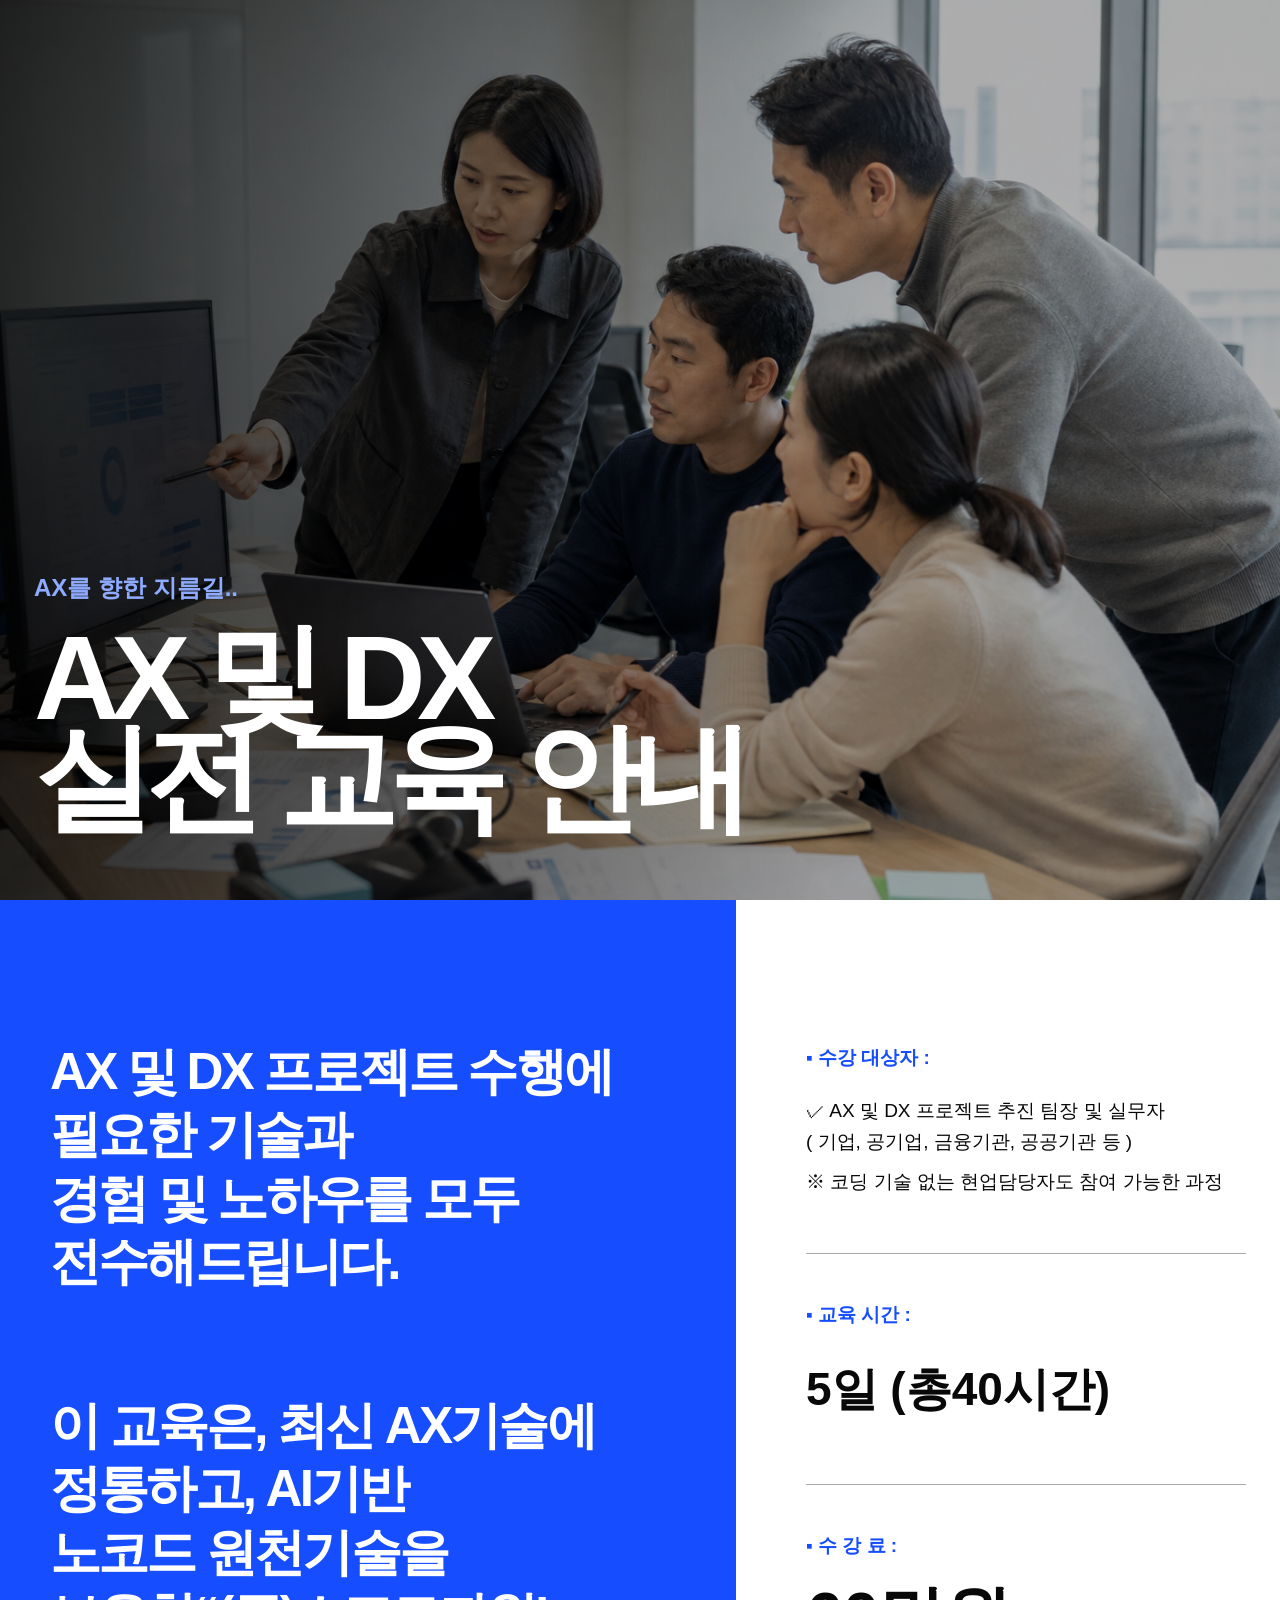
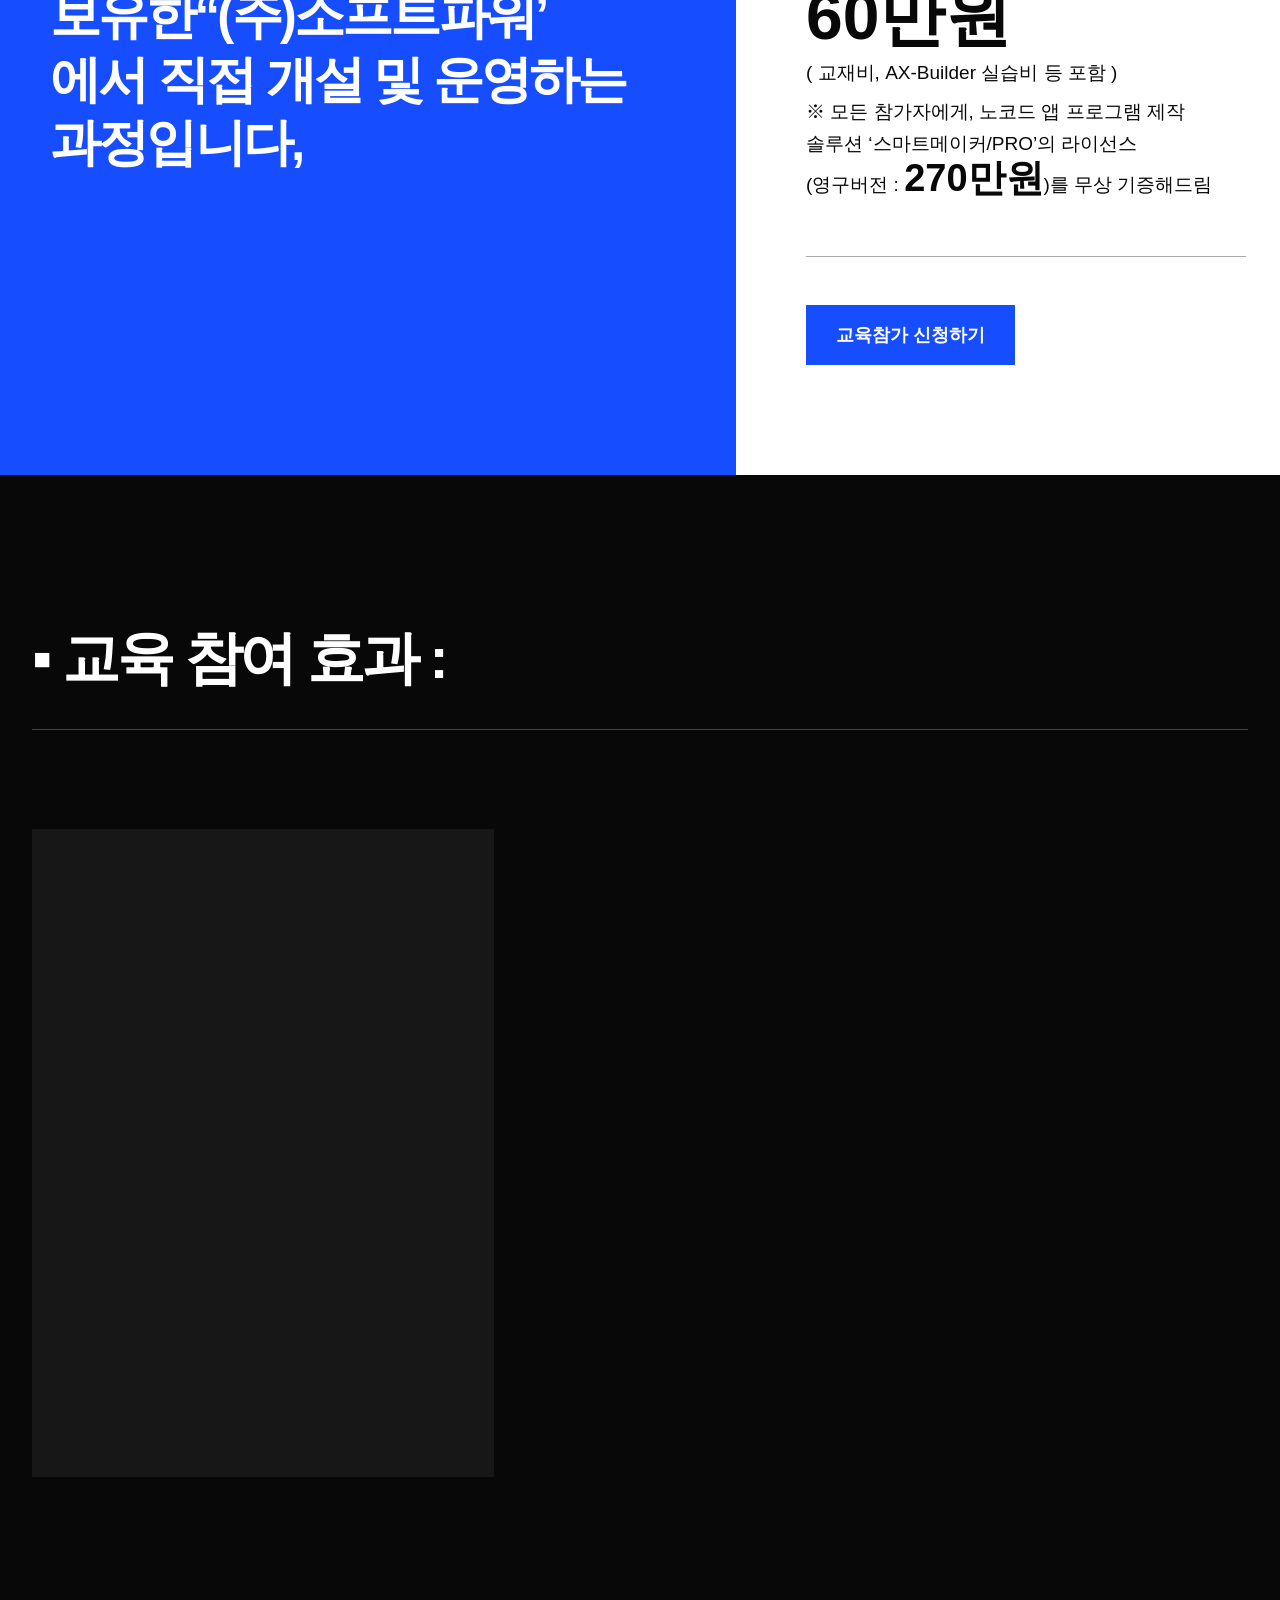
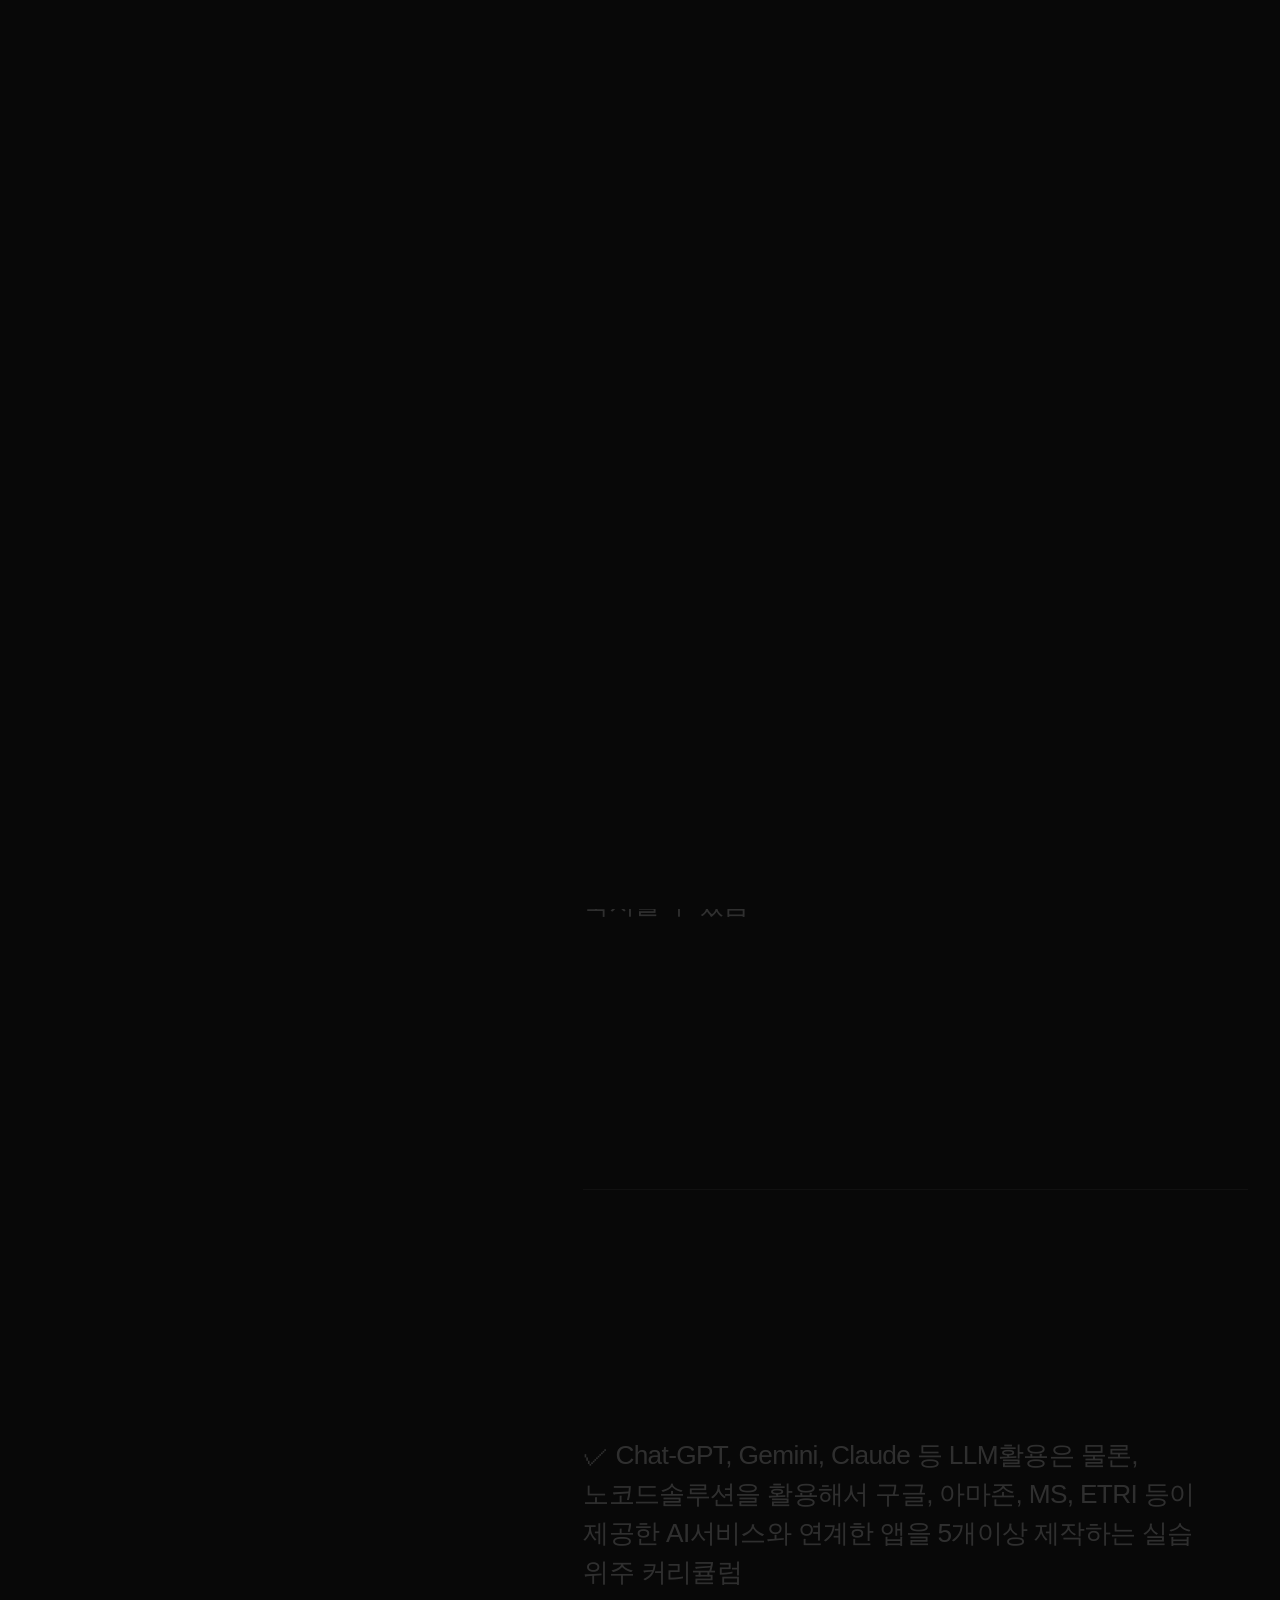
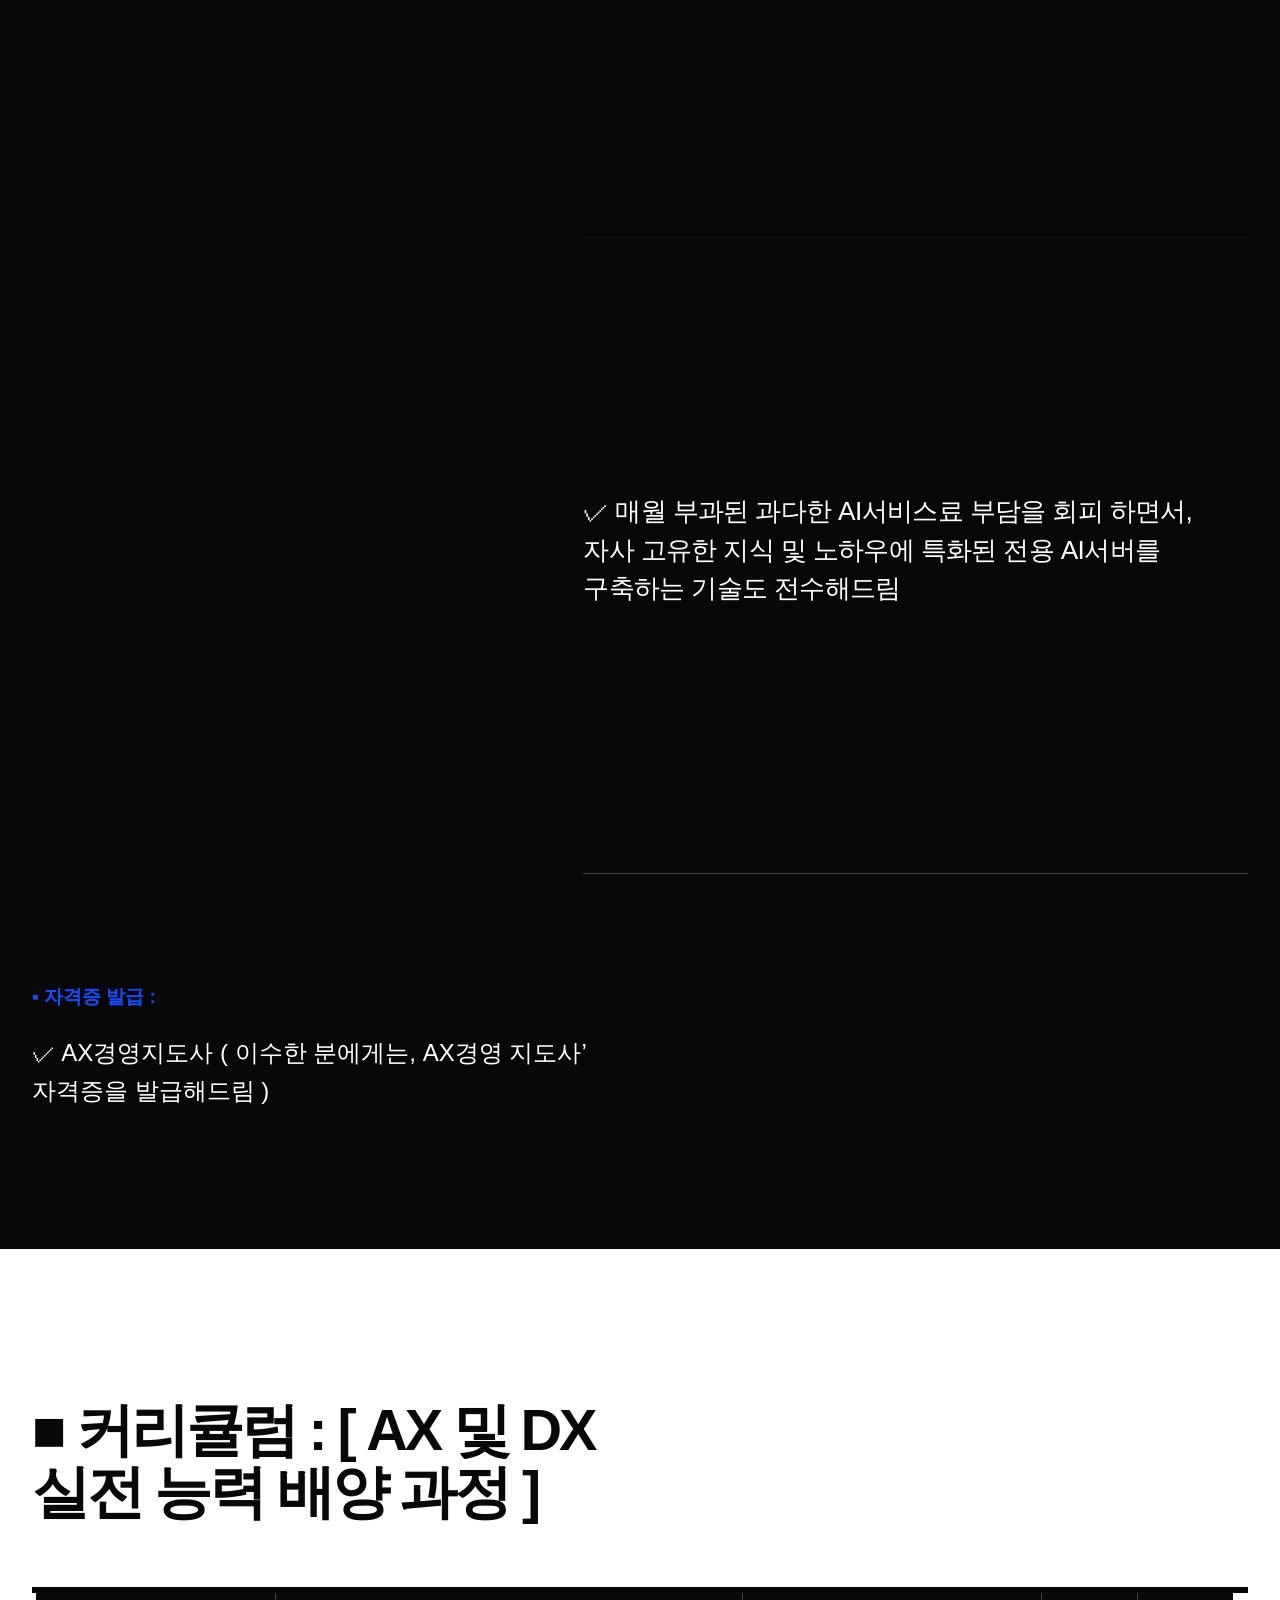
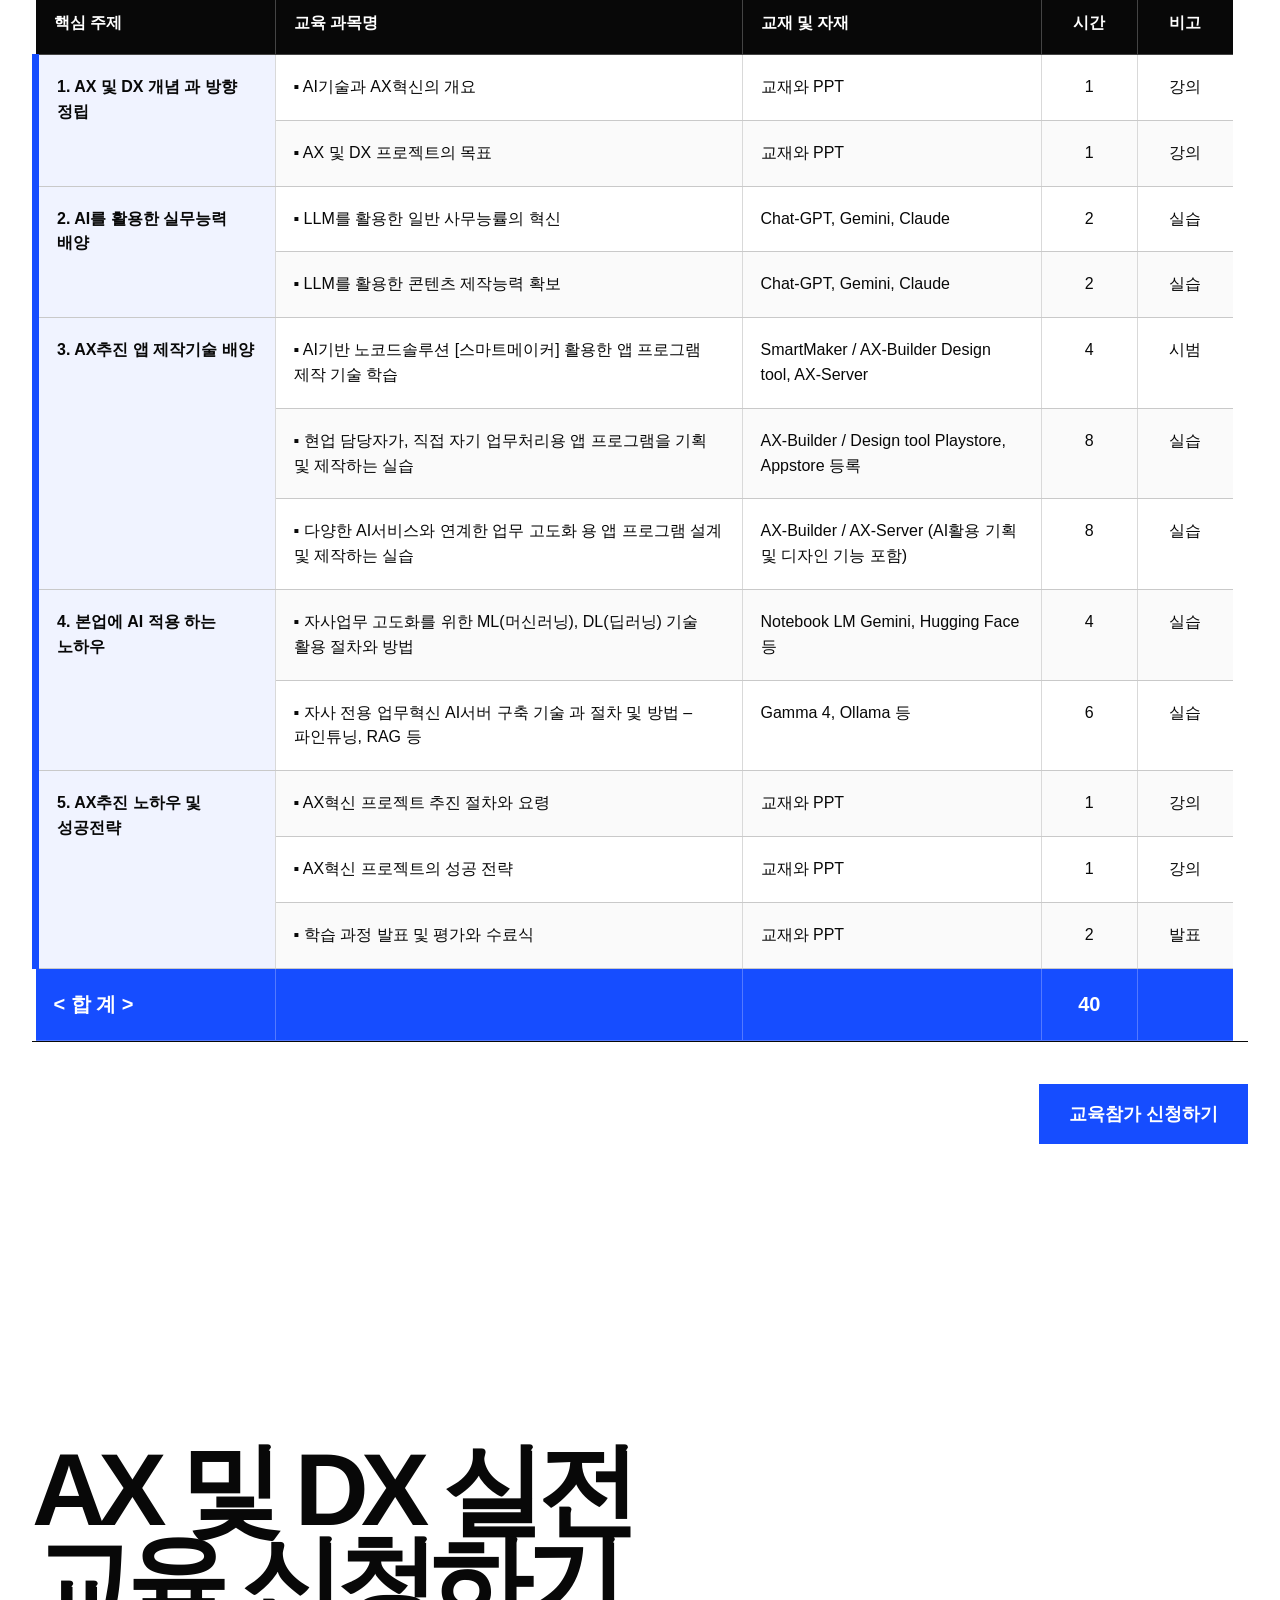
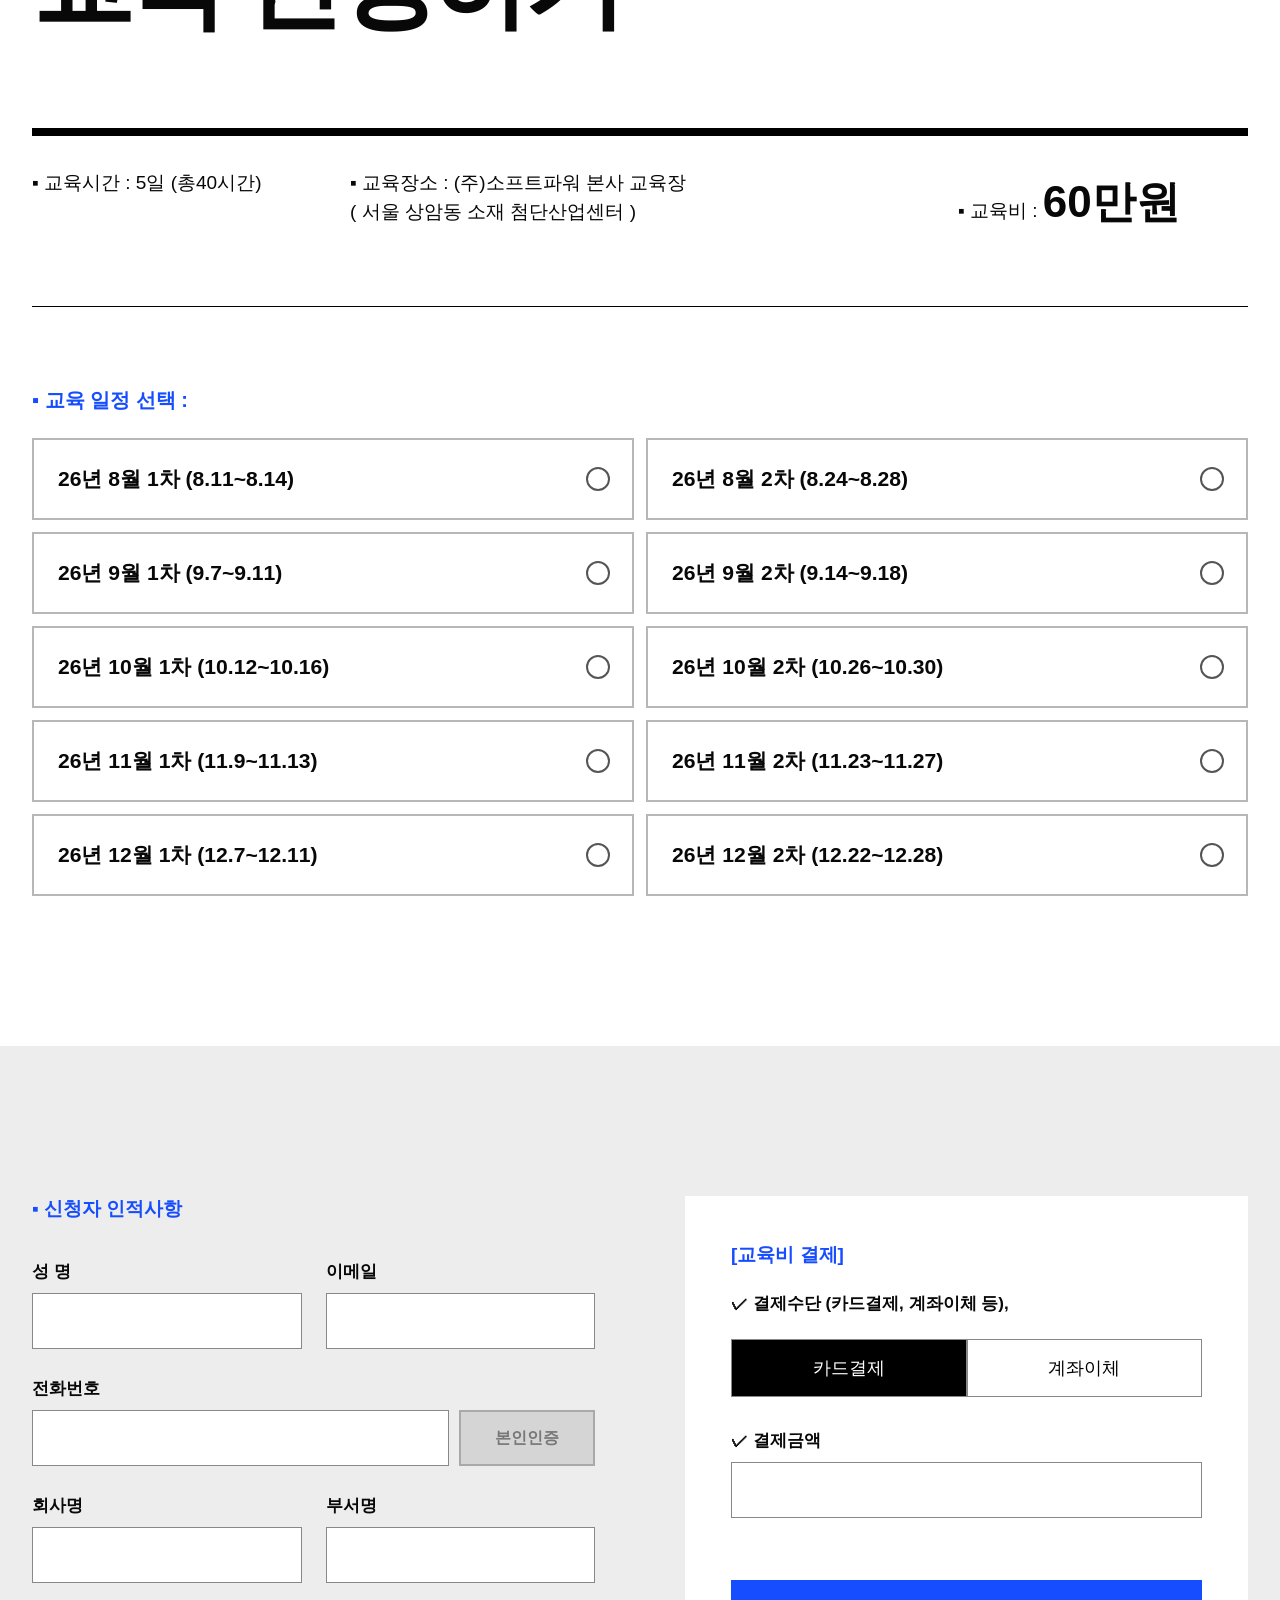
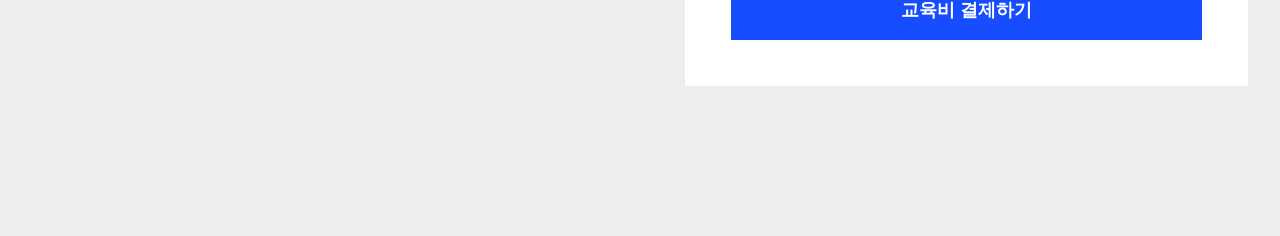
<file: index.html>
<!doctype html>
<html lang="ko">
<head>
  <meta charset="utf-8">
  <meta name="viewport" content="width=device-width, initial-scale=1">
  <title>AX 및 DX 실전 교육 안내</title>
  <link rel="canonical" href="/concept-b/">
  <meta http-equiv="refresh" content="0; url=/concept-b/">
</head>
<body>
  <a href="/concept-b/">AX 및 DX 실전 교육 안내</a>
  <script>location.replace('/concept-b/' + location.search + location.hash);</script>
</body>
</html>
</file>
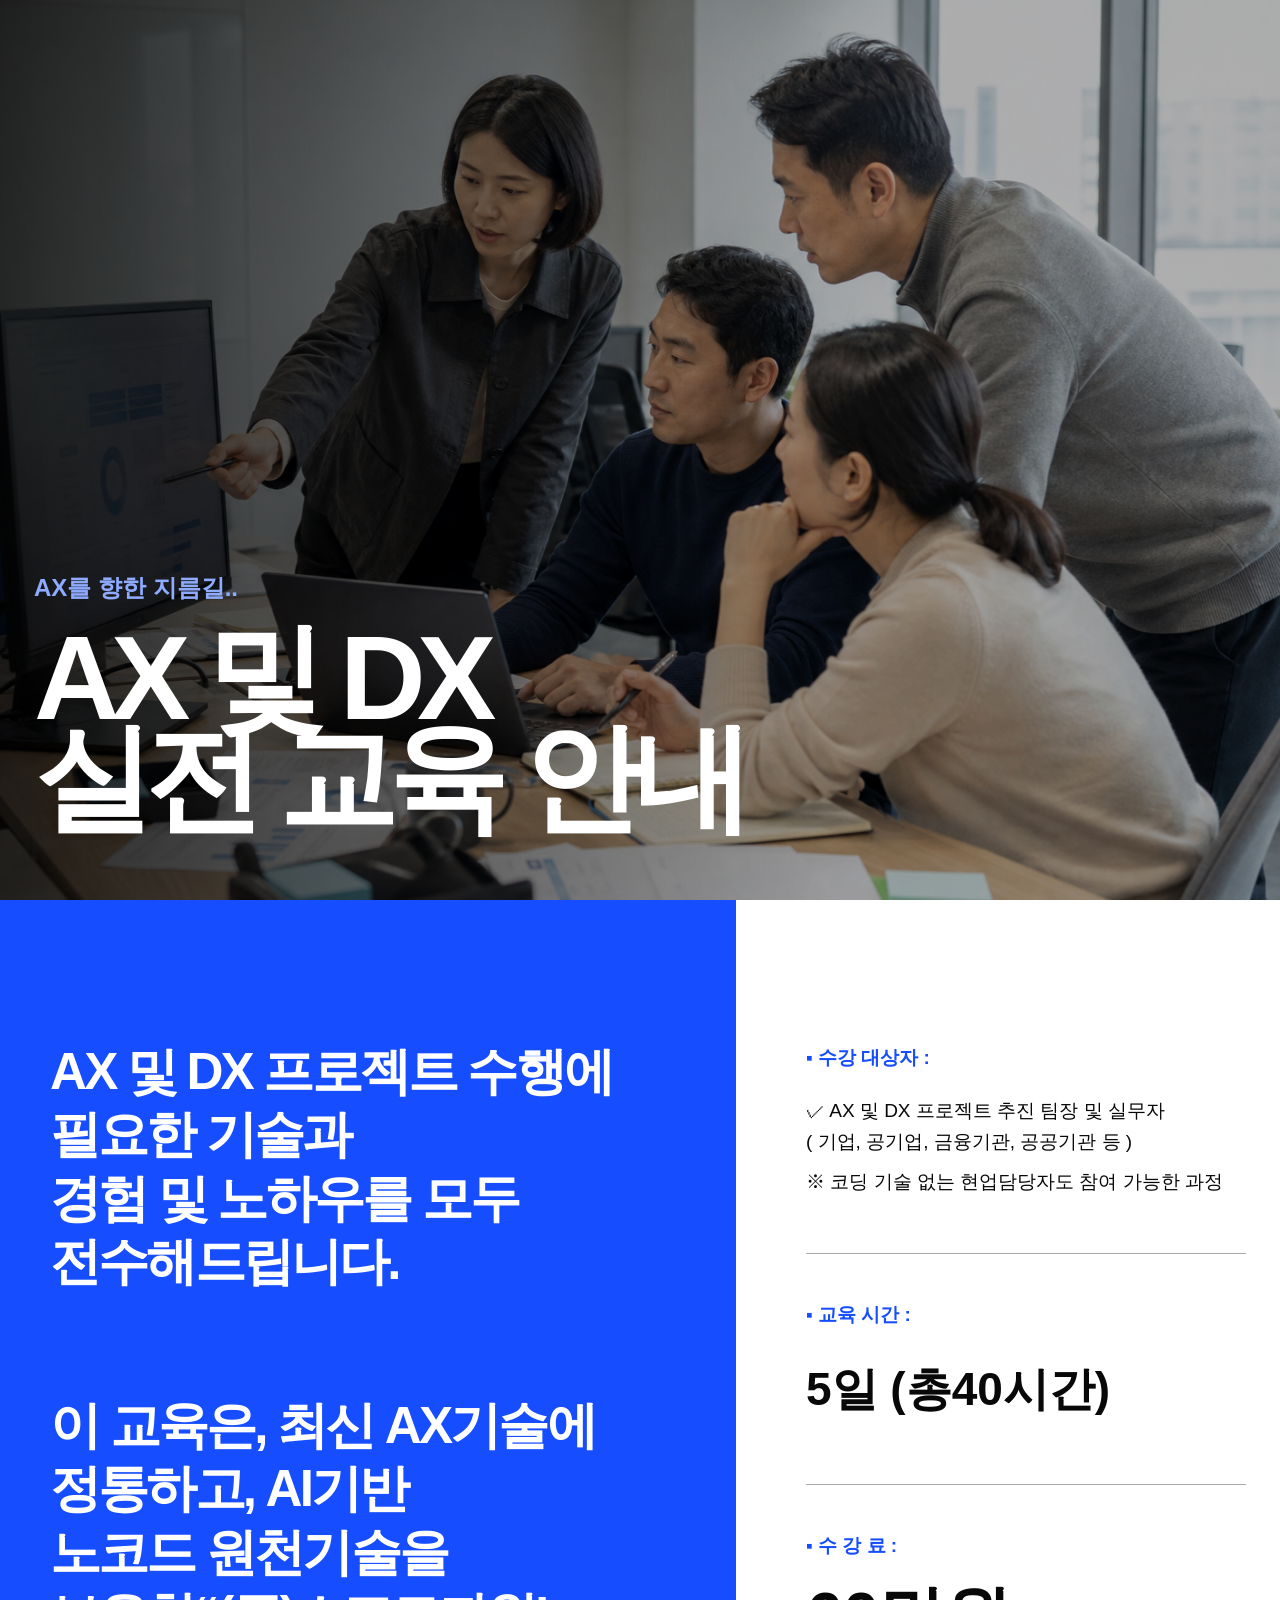
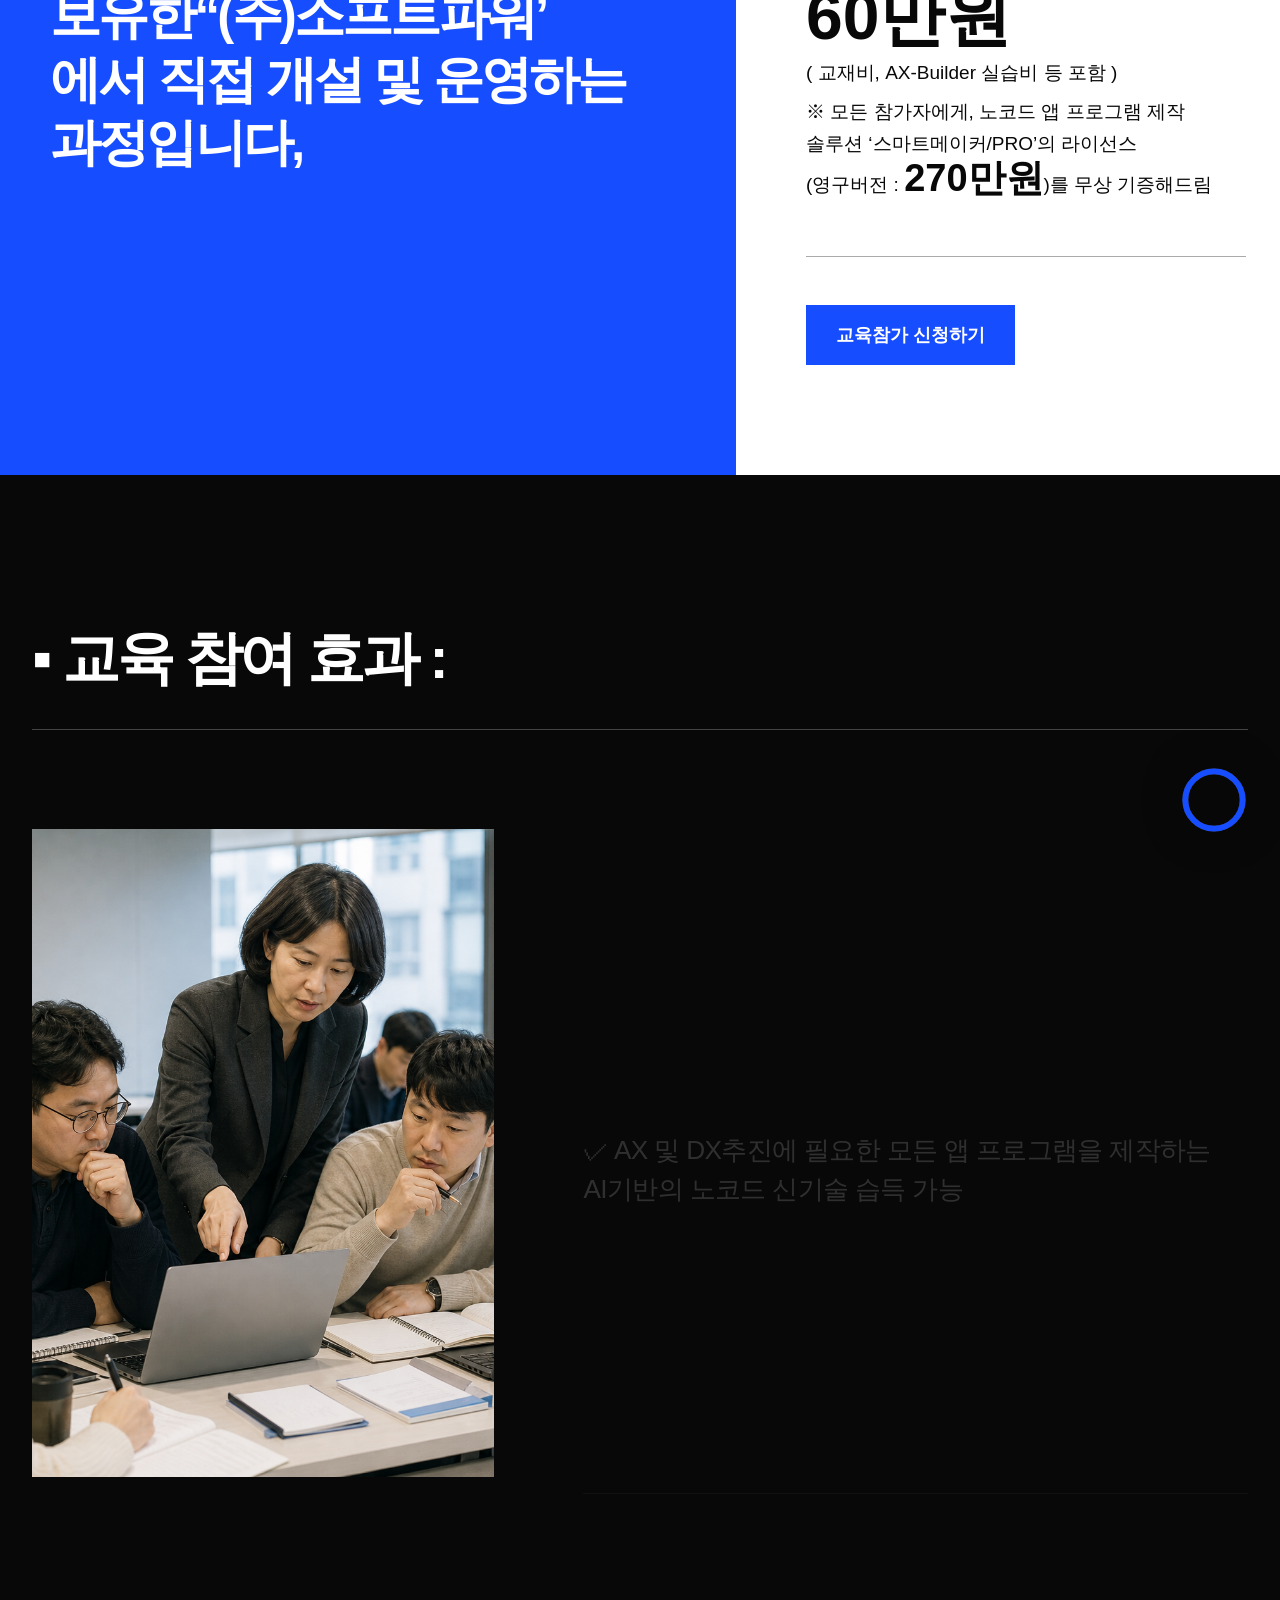
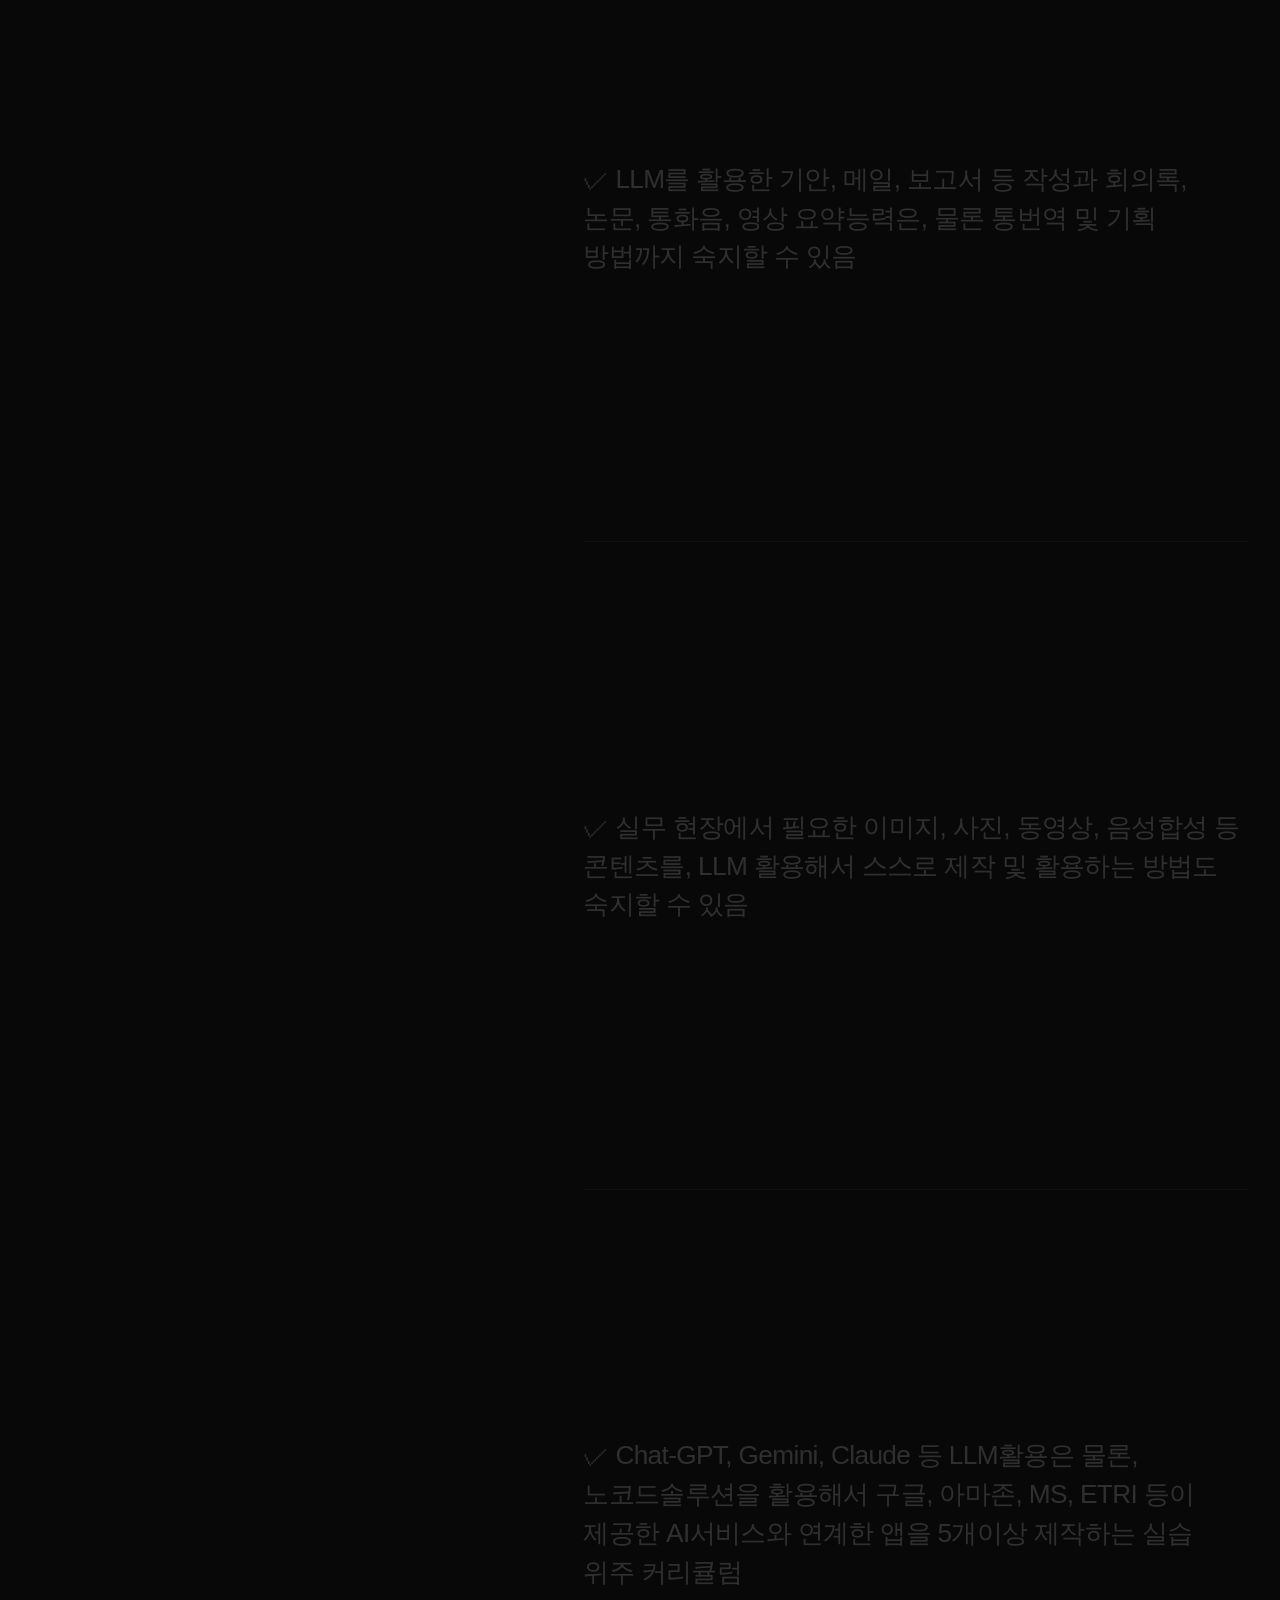
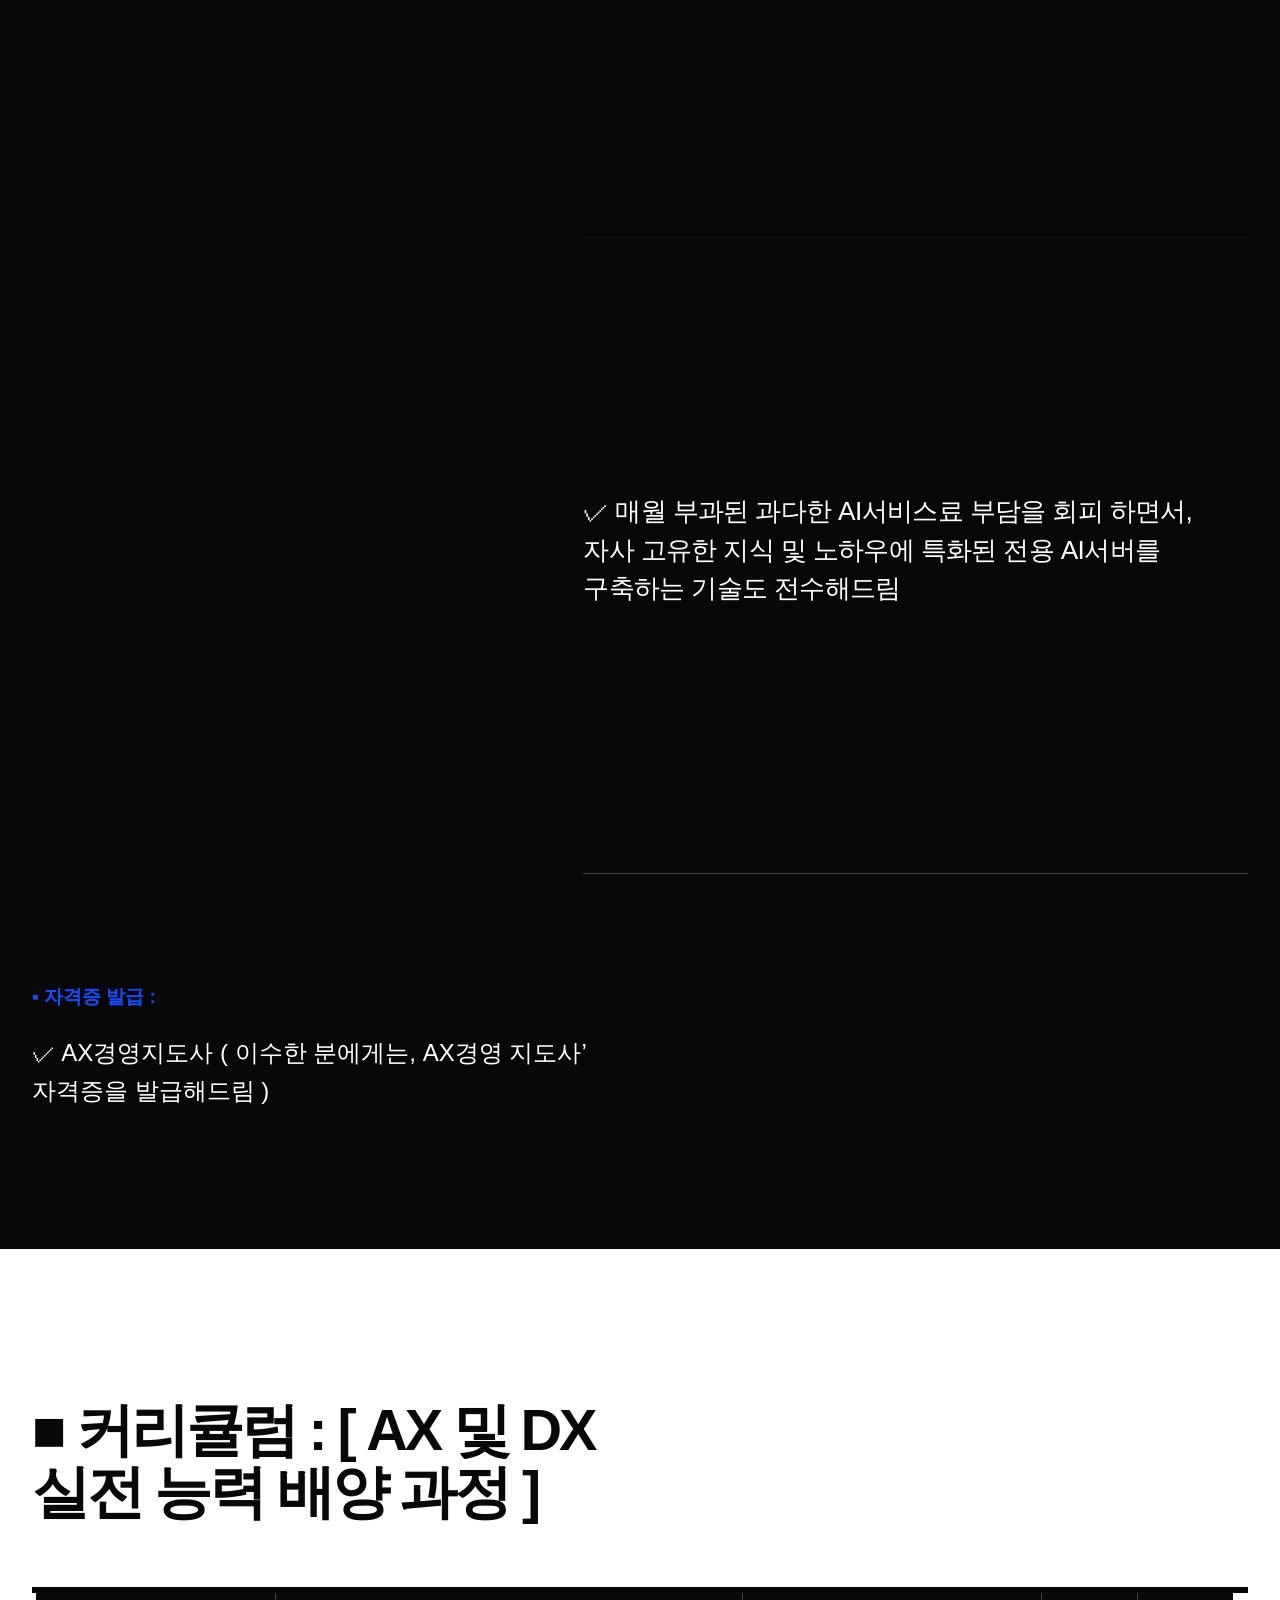
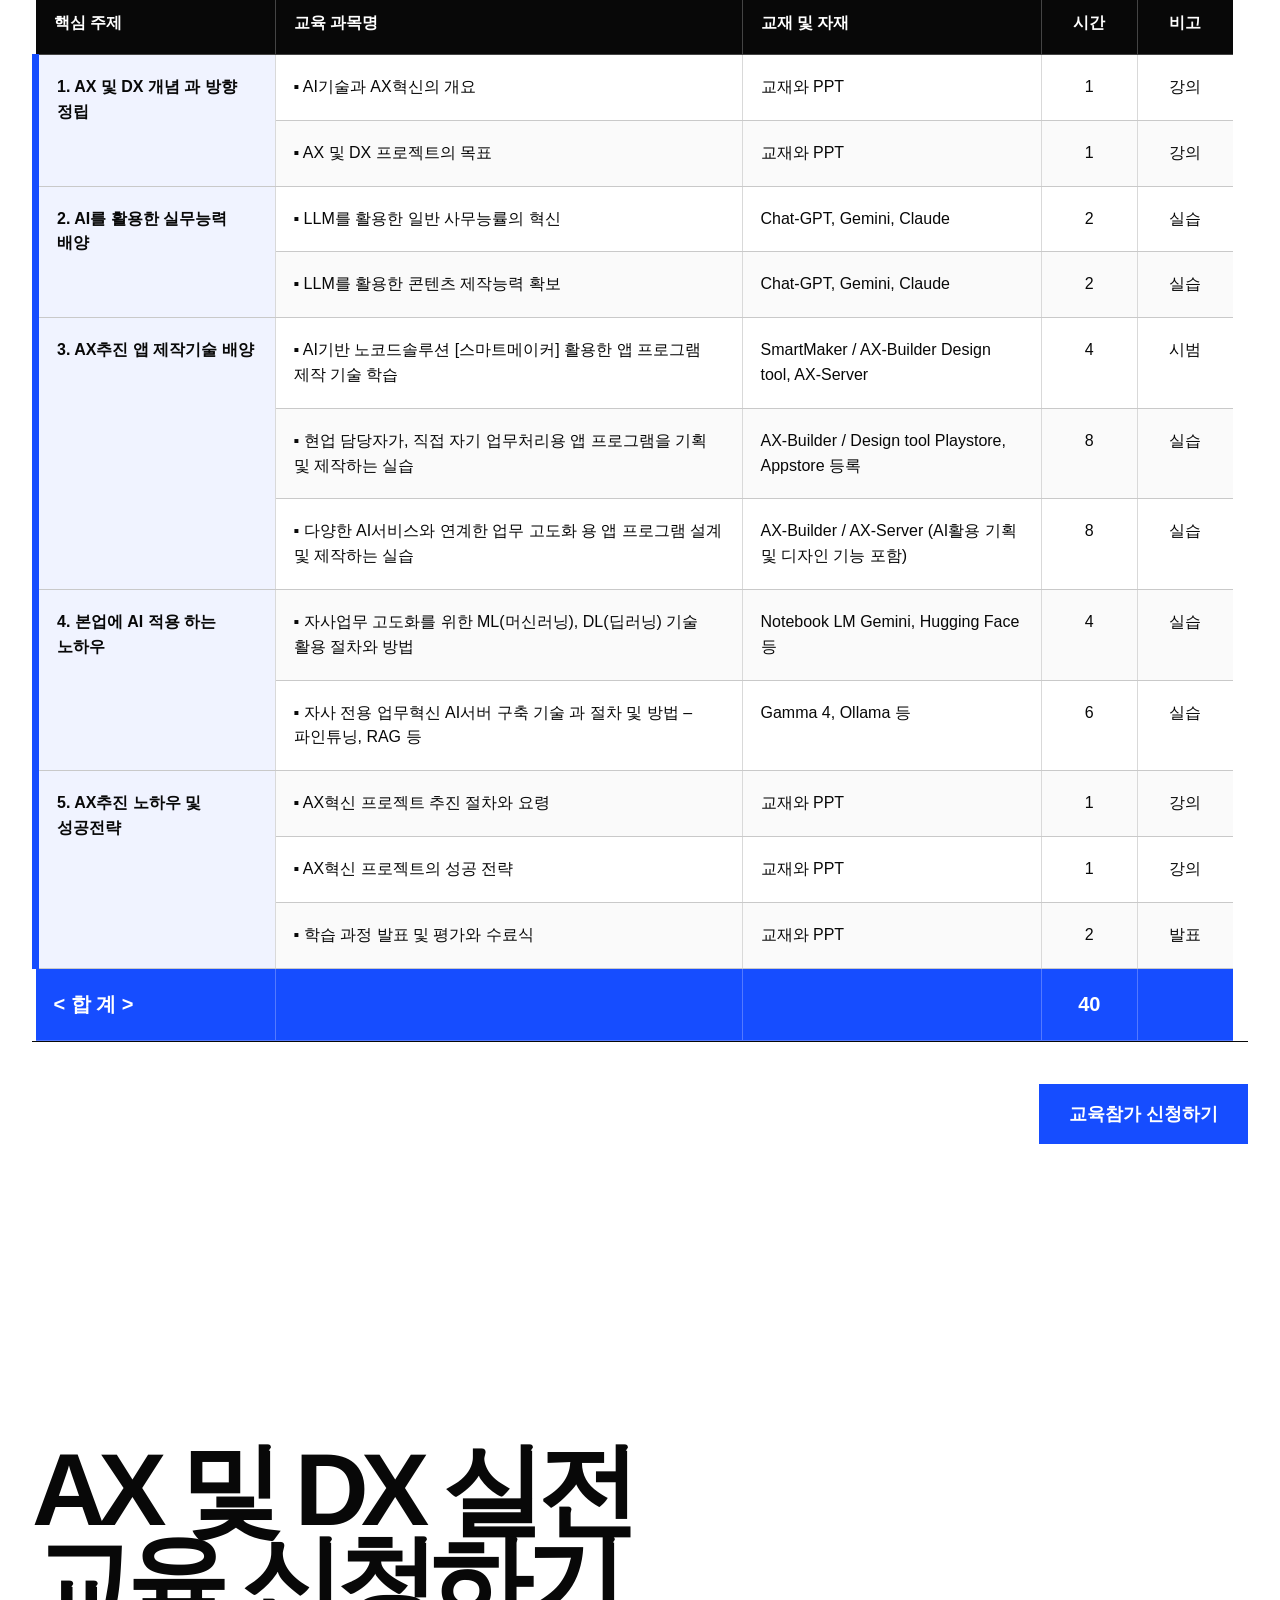
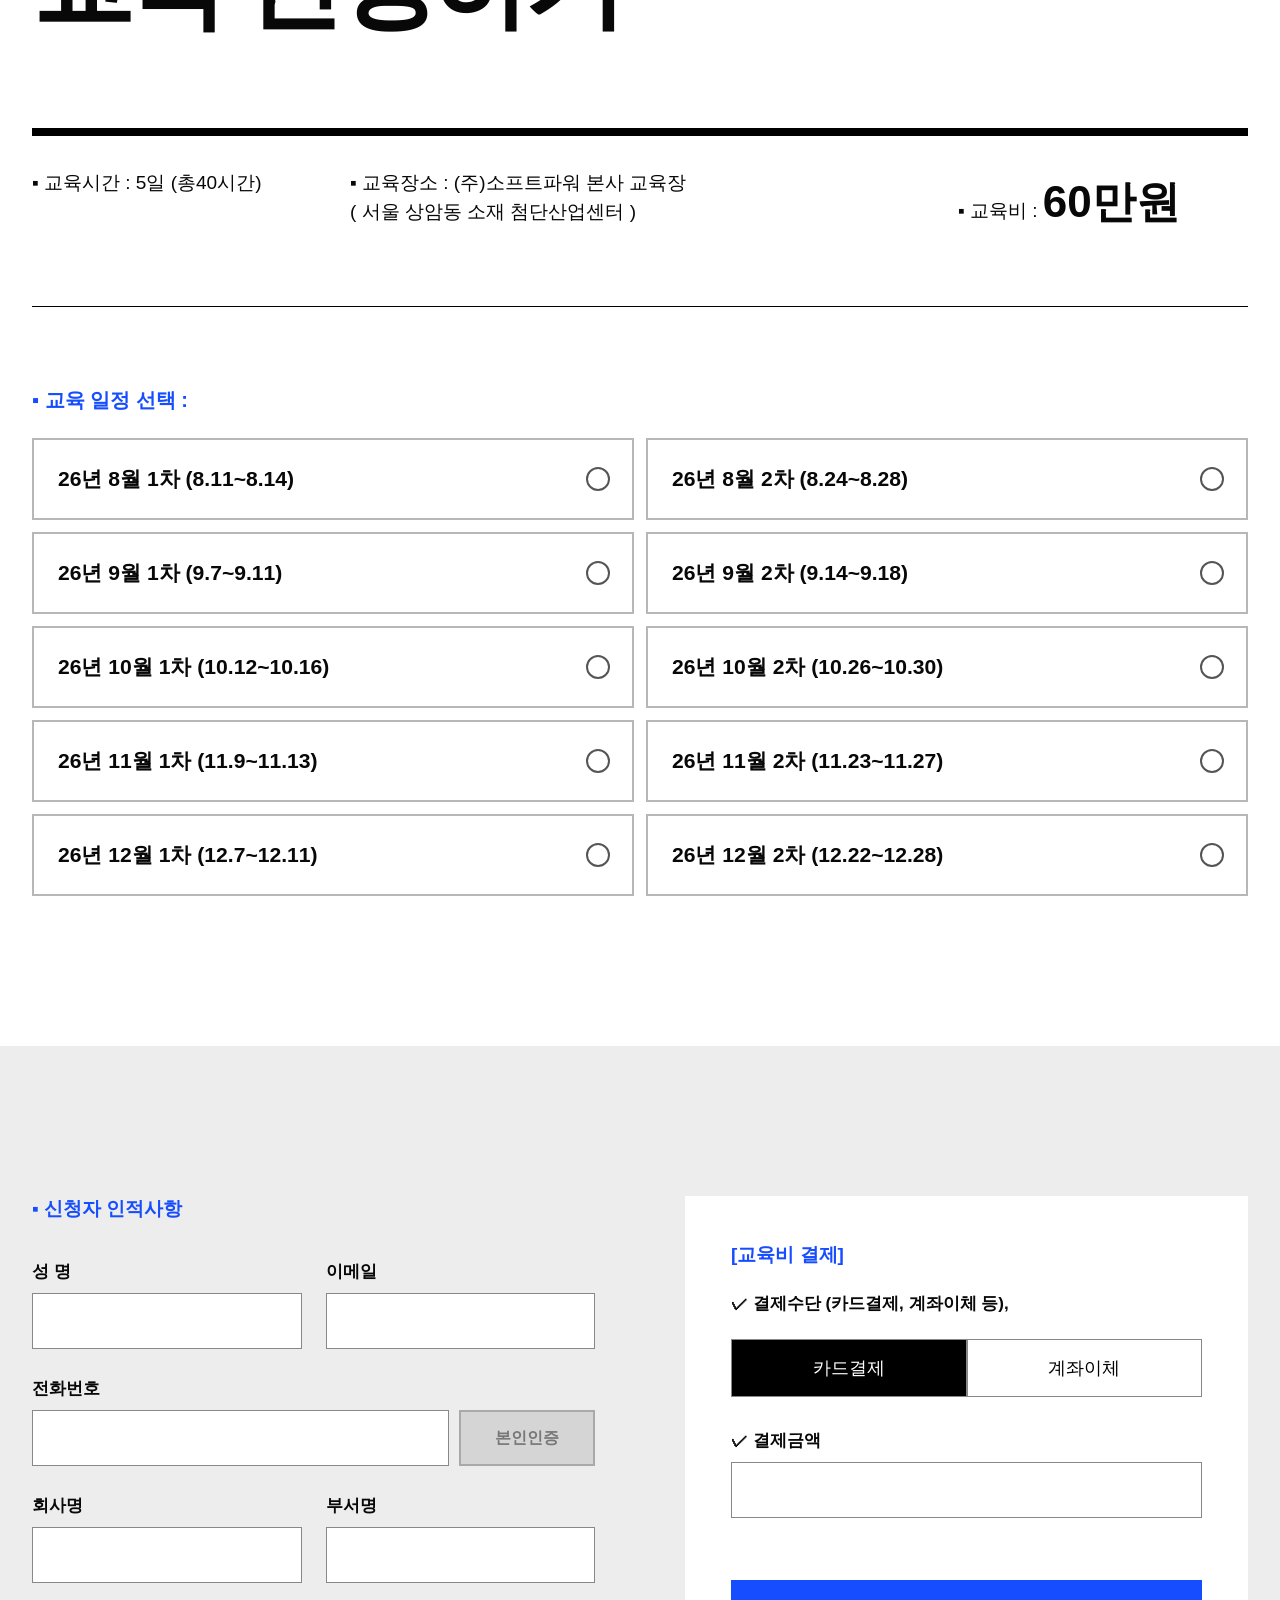
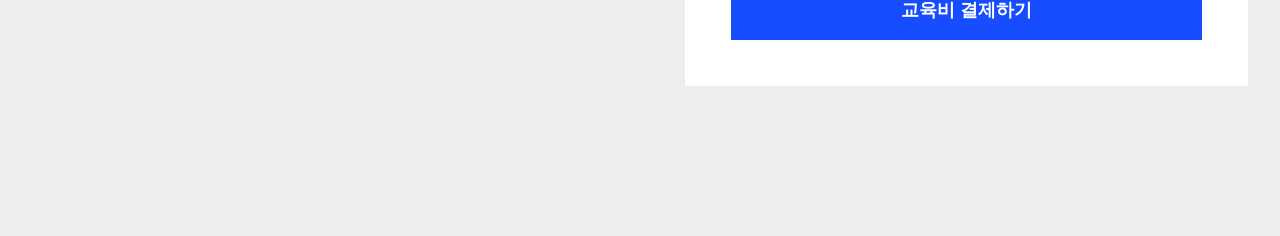
<file: concept-b/index.html>
<!doctype html>
<html lang="ko" class="no-js">
<head>
  <meta charset="utf-8">
  <meta name="viewport" content="width=device-width, initial-scale=1">
  <title>AX 및 DX 실전 교육 안내</title>
  <link rel="icon" href="data:image/svg+xml,%3Csvg xmlns='http://www.w3.org/2000/svg' viewBox='0 0 16 16'%3E%3Crect width='16' height='16' fill='%23164dff'/%3E%3C/svg%3E">
  <link rel="stylesheet" href="./style.css">
  <script>document.documentElement.classList.replace('no-js','js');</script>
</head>
<body>
  <main>
    <section class="hero" id="p3" data-capture-point="p3">
      <img src="../public/assets/ax-education/final-design/hero.png" alt="">
      <div class="hero-title"><p>AX를 향한 지름길..</p><h1>AX 및 DX<br>실전 교육 안내</h1></div>
    </section>

    <section class="intro" id="p4" data-capture-point="p4">
      <div class="intro-statement"><p>AX 및 DX 프로젝트 수행에 필요한 기술과<br>경험 및 노하우를 모두 전수해드립니다.</p><p>이 교육은, 최신 AX기술에 정통하고, AI기반<br>노코드 원천기술을 보유한“(주)소프트파워’<br>에서 직접 개설 및 운영하는 과정입니다,</p></div>
      <div class="intro-facts">
        <div><h2>▪ 수강 대상자 :</h2><p>✓ AX 및 DX 프로젝트 추진 팀장 및 실무자<br>( 기업, 공기업, 금융기관, 공공기관 등 )</p><p>※ 코딩 기술 없는 현업담당자도 참여 가능한 과정</p></div>
        <div><h2>▪ 교육 시간 :</h2><p class="big">5일 (총40시간)</p></div>
        <div class="price"><h2>▪ 수 강 료 :</h2><p><strong>60만원</strong></p><p>( 교재비, AX-Builder 실습비 등 포함 )</p><p>※ 모든 참가자에게, 노코드 앱 프로그램 제작<br>솔루션 ‘스마트메이커/PRO’의 라이선스<br>(영구버전 : <strong>270만원</strong>)를 무상 기증해드림</p></div>
        <a class="cta" href="#p7">교육참가 신청하기</a>
      </div>
    </section>

    <section class="benefits" id="p5" data-capture-point="p5">
      <div class="benefit-head"><h2 class="benefits-title">▪ 교육 참여 효과 :</h2></div>
      <div class="benefit-stage">
        <figure class="benefit-visual" aria-hidden="true">
          <div class="benefit-image-stack">
            <img class="benefit-image active" data-benefit-image-index="0" src="../assets/ax-education/join01.png" alt="" width="1200" height="1500">
            <img class="benefit-image" data-benefit-image-index="1" src="../assets/ax-education/join02.png" alt="" width="1200" height="1500">
            <img class="benefit-image" data-benefit-image-index="2" src="../assets/ax-education/join03.png" alt="" width="1200" height="1500">
          </div>
        </figure>
        <div class="benefit-copy">
          <div class="progress" role="progressbar" aria-label="교육 참여 효과 :" aria-valuemin="0" aria-valuemax="100" aria-valuenow="20">
            <svg viewBox="0 0 64 64" aria-hidden="true"><circle class="progress-track" cx="32" cy="32" r="27"></circle><circle class="progress-value" cx="32" cy="32" r="27"></circle></svg>
          </div>
          <article class="active" data-step="1"><div class="benefit-mobile-media"><img src="../assets/ax-education/join01.png" alt="" width="1200" height="1500" loading="lazy"></div><p class="benefit-copy-text">✓ AX 및 DX추진에 필요한 모든 앱 프로그램을 제작하는 AI기반의 노코드 신기술 습득 가능</p></article>
          <article data-step="2"><div class="benefit-mobile-media" data-mobile-image-slot></div><p class="benefit-copy-text">✓ LLM를 활용한 기안, 메일, 보고서 등 작성과 회의록, 논문, 통화음, 영상 요약능력은, 물론 통번역 및 기획 방법까지 숙지할 수 있음</p></article>
          <article data-step="3"><div class="benefit-mobile-media"><img src="../assets/ax-education/join02.png" alt="" width="1200" height="1500" loading="lazy"></div><p class="benefit-copy-text">✓ 실무 현장에서 필요한 이미지, 사진, 동영상, 음성합성 등 콘텐츠를, LLM 활용해서 스스로 제작 및 활용하는 방법도 숙지할 수 있음</p></article>
          <article data-step="4"><div class="benefit-mobile-media" data-mobile-image-slot></div><p class="benefit-copy-text">✓ Chat-GPT, Gemini, Claude 등 LLM활용은 물론, 노코드솔루션을 활용해서 구글, 아마존, MS, ETRI 등이 제공한 AI서비스와 연계한 앱을 5개이상 제작하는 실습 위주 커리큘럼</p></article>
          <article data-step="5"><div class="benefit-mobile-media"><img src="../assets/ax-education/join03.png" alt="" width="1200" height="1500" loading="lazy"></div><p class="benefit-copy-text">✓ 매월 부과된 과다한 AI서비스료 부담을 회피 하면서, 자사 고유한 지식 및 노하우에 특화된 전용 AI서버를 구축하는 기술도 전수해드림</p></article>
        </div>
      </div>
      <div class="benefit-end"><div><h2>▪ 자격증 발급 :</h2><p>✓ AX경영지도사 ( 이수한 분에게는, AX경영 지도사’ 자격증을 발급해드림 )</p></div></div>
    </section>

    <section class="curriculum" id="p6" data-capture-point="p6">
      <h2>■ 커리큘럼 : [ AX 및 DX 실전 능력 배양 과정 ]</h2>
      <div class="curriculum-table-scroll" tabindex="0">
        <table class="curriculum-table">
          <colgroup><col class="col-topic"><col class="col-course"><col class="col-material"><col class="col-time"><col class="col-note"></colgroup>
          <thead><tr><th scope="col">핵심 주제</th><th scope="col">교육 과목명</th><th scope="col">교재 및 자재</th><th scope="col">시간</th><th scope="col">비고</th></tr></thead>
          <tbody>
            <tr class="topic-1"><th scope="rowgroup" rowspan="2">1. AX 및 DX 개념 과 방향 정립</th><td>▪ AI기술과 AX혁신의 개요</td><td>교재와 PPT</td><td>1</td><td>강의</td></tr>
            <tr class="topic-1"><td>▪ AX 및 DX 프로젝트의 목표</td><td>교재와 PPT</td><td>1</td><td>강의</td></tr>
            <tr class="topic-2"><th scope="rowgroup" rowspan="2">2. AI를 활용한 실무능력 배양</th><td>▪ LLM를 활용한 일반 사무능률의 혁신</td><td>Chat-GPT, Gemini, Claude</td><td>2</td><td>실습</td></tr>
            <tr class="topic-2"><td>▪ LLM를 활용한 콘텐츠 제작능력 확보</td><td>Chat-GPT, Gemini, Claude</td><td>2</td><td>실습</td></tr>
            <tr class="topic-3"><th scope="rowgroup" rowspan="3">3. AX추진 앱 제작기술 배양</th><td>▪ AI기반 노코드솔루션 [스마트메이커] 활용한 앱 프로그램 제작 기술 학습</td><td>SmartMaker / AX-Builder Design tool, AX-Server</td><td>4</td><td>시범</td></tr>
            <tr class="topic-3"><td>▪ 현업 담당자가, 직접 자기 업무처리용 앱 프로그램을 기획 및 제작하는 실습</td><td>AX-Builder / Design tool Playstore, Appstore 등록</td><td>8</td><td>실습</td></tr>
            <tr class="topic-3"><td>▪ 다양한 AI서비스와 연계한 업무 고도화 용 앱 프로그램 설계 및 제작하는 실습</td><td>AX-Builder / AX-Server (AI활용 기획 및 디자인 기능 포함)</td><td>8</td><td>실습</td></tr>
            <tr class="topic-4"><th scope="rowgroup" rowspan="2">4. 본업에 AI 적용 하는 노하우</th><td>▪ 자사업무 고도화를 위한 ML(머신러닝), DL(딥러닝) 기술 활용 절차와 방법</td><td>Notebook LM Gemini, Hugging Face 등</td><td>4</td><td>실습</td></tr>
            <tr class="topic-4"><td>▪ 자사 전용 업무혁신 AI서버 구축 기술 과 절차 및 방법 – 파인튜닝, RAG 등</td><td>Gamma 4, Ollama 등</td><td>6</td><td>실습</td></tr>
            <tr class="topic-5"><th scope="rowgroup" rowspan="3">5. AX추진 노하우 및 성공전략</th><td>▪ AX혁신 프로젝트 추진 절차와 요령</td><td>교재와 PPT</td><td>1</td><td>강의</td></tr>
            <tr class="topic-5"><td>▪ AX혁신 프로젝트의 성공 전략</td><td>교재와 PPT</td><td>1</td><td>강의</td></tr>
            <tr class="topic-5"><td>▪ 학습 과정 발표 및 평가와 수료식</td><td>교재와 PPT</td><td>2</td><td>발표</td></tr>
            <tr class="curriculum-total"><th scope="row">&lt; 합 계 &gt;</th><td></td><td></td><td>40</td><td></td></tr>
          </tbody>
        </table>
      </div>
      <div class="curriculum-actions"><a class="cta" href="#p7">교육참가 신청하기</a></div>
    </section>

    <section class="schedule" id="p7" data-capture-point="p7">
      <h2>AX 및 DX 실전 교육 신청하기</h2>
      <div class="schedule-meta"><p>▪ 교육시간 : 5일 (총40시간)</p><p>▪ 교육장소 : (주)소프트파워 본사 교육장<br>( 서울 상암동 소재 첨단산업센터 )</p><p>▪ 교육비 : <strong>60만원</strong></p></div>
      <h3>▪ 교육 일정 선택 :</h3>
      <fieldset class="schedule-list">
        <legend class="sr-only">▪ 교육 일정 선택 :</legend>
        <label><input type="radio" name="education_schedule" value="26년 8월 1차 (8.11~8.14)"><span>26년 8월 1차 (8.11~8.14)</span></label>
        <label><input type="radio" name="education_schedule" value="26년 8월 2차 (8.24~8.28)"><span>26년 8월 2차 (8.24~8.28)</span></label>
        <label><input type="radio" name="education_schedule" value="26년 9월 1차 (9.7~9.11)"><span>26년 9월 1차 (9.7~9.11)</span></label>
        <label><input type="radio" name="education_schedule" value="26년 9월 2차 (9.14~9.18)"><span>26년 9월 2차 (9.14~9.18)</span></label>
        <label><input type="radio" name="education_schedule" value="26년 10월 1차 (10.12~10.16)"><span>26년 10월 1차 (10.12~10.16)</span></label>
        <label><input type="radio" name="education_schedule" value="26년 10월 2차 (10.26~10.30)"><span>26년 10월 2차 (10.26~10.30)</span></label>
        <label><input type="radio" name="education_schedule" value="26년 11월 1차 (11.9~11.13)"><span>26년 11월 1차 (11.9~11.13)</span></label>
        <label><input type="radio" name="education_schedule" value="26년 11월 2차 (11.23~11.27)"><span>26년 11월 2차 (11.23~11.27)</span></label>
        <label><input type="radio" name="education_schedule" value="26년 12월 1차 (12.7~12.11)"><span>26년 12월 1차 (12.7~12.11)</span></label>
        <label><input type="radio" name="education_schedule" value="26년 12월 2차 (12.22~12.28)"><span>26년 12월 2차 (12.22~12.28)</span></label>
      </fieldset>
    </section>

    <section class="application" id="p8" data-capture-point="p8">
      <div class="form-fields"><h2>▪ 신청자 인적사항</h2><label class="form-field"><span>성 명</span><input type="text" autocomplete="name" placeholder=""></label><label class="form-field"><span>이메일</span><input type="email" autocomplete="email" placeholder=""></label><div class="phone-field"><label for="applicant-phone"><span>전화번호</span></label><div class="phone-control"><input id="applicant-phone" type="tel" inputmode="numeric" autocomplete="tel" placeholder=""><button id="phone-verification-button" class="verification-button" type="button" disabled>본인인증</button></div><div data-phone-verification-slot hidden></div></div><label class="form-field"><span>회사명</span><input type="text" autocomplete="organization" placeholder=""></label><label class="form-field"><span>부서명</span><input type="text" placeholder=""></label></div>
      <div class="payment"><h2>[교육비 결제]</h2><p>✓ 결제수단 (카드결제, 계좌이체 등),</p><div class="payment-options"><button class="selected" type="button">카드결제</button><button type="button">계좌이체</button></div><label><span>✓ 결제금액</span><input type="text" placeholder=""></label><button class="cta" type="button">교육비 결제하기</button></div>
    </section>
  </main>
  <script src="../shared/interactions.js"></script>
  <script src="./benefit-images.js"></script>
  <script src="./form-state.js"></script>
  <script src="./kinetic.js"></script>
</body>
</html>
</file>
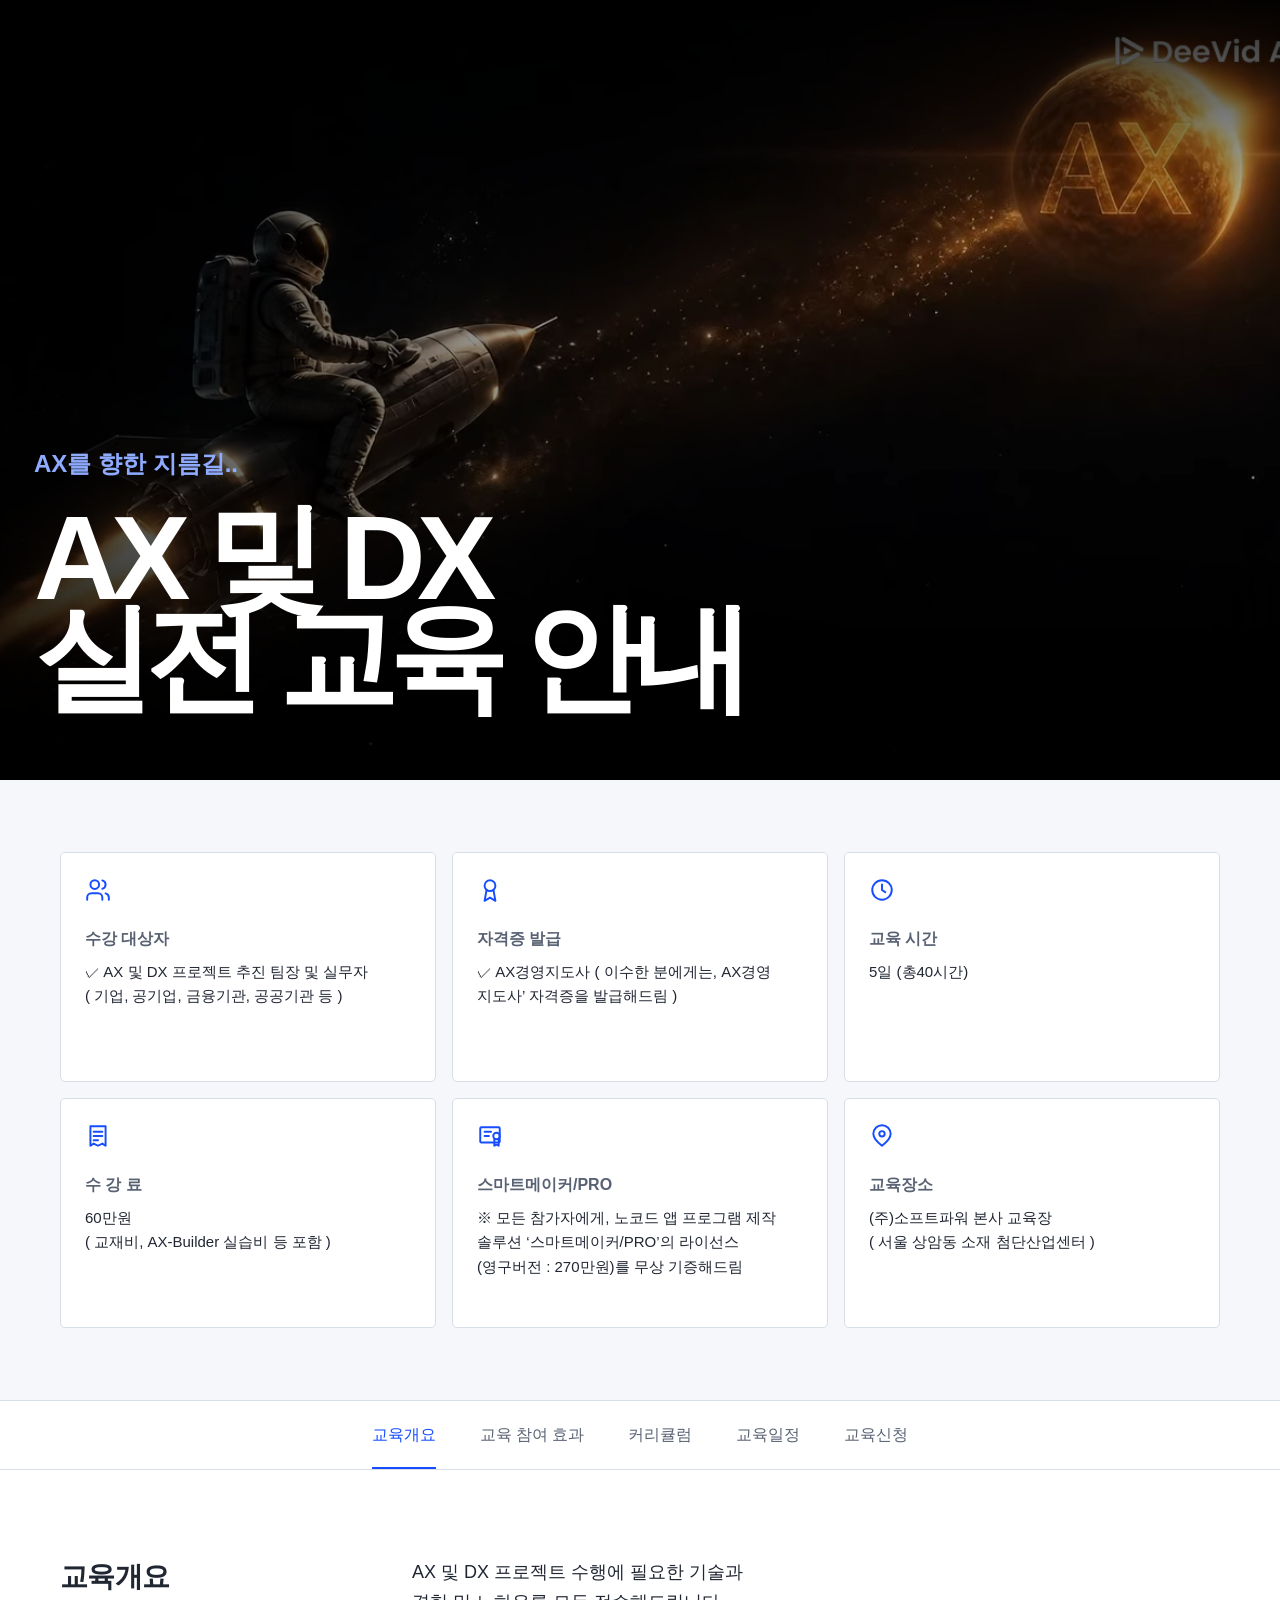
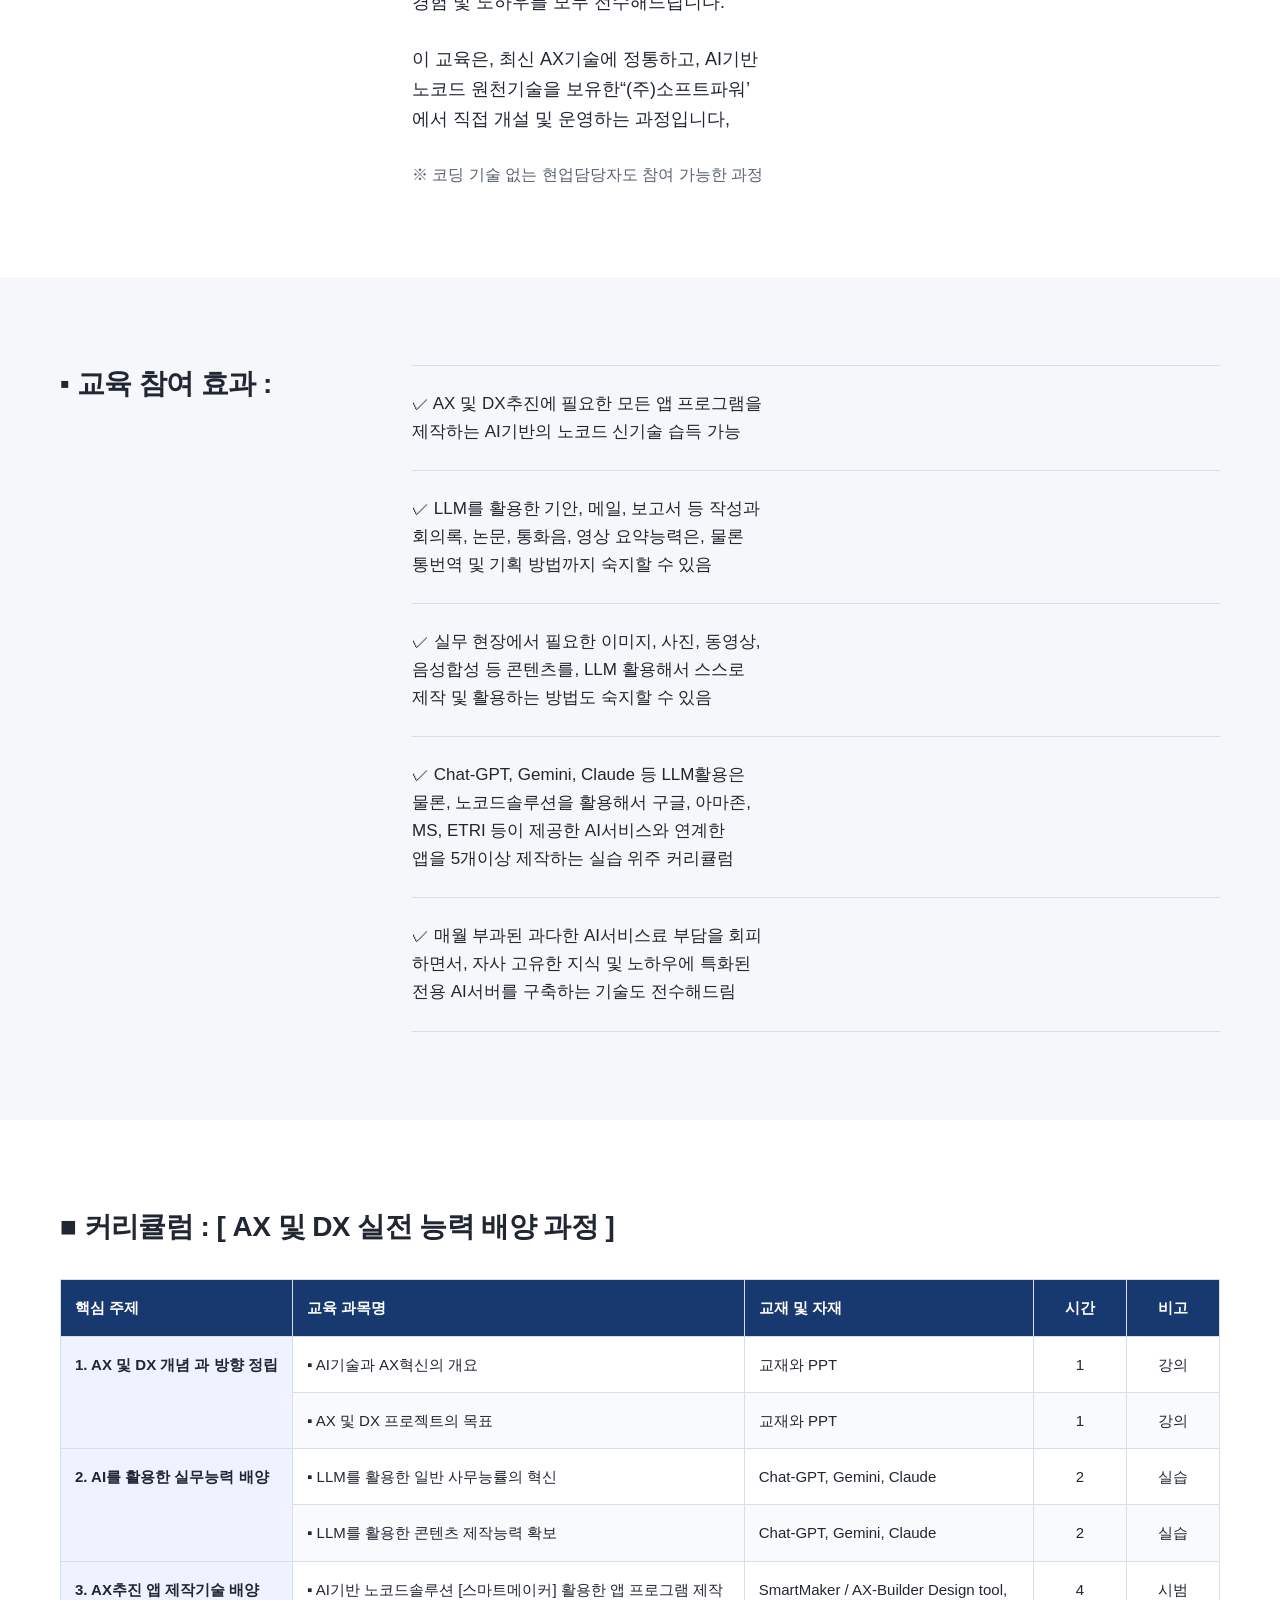
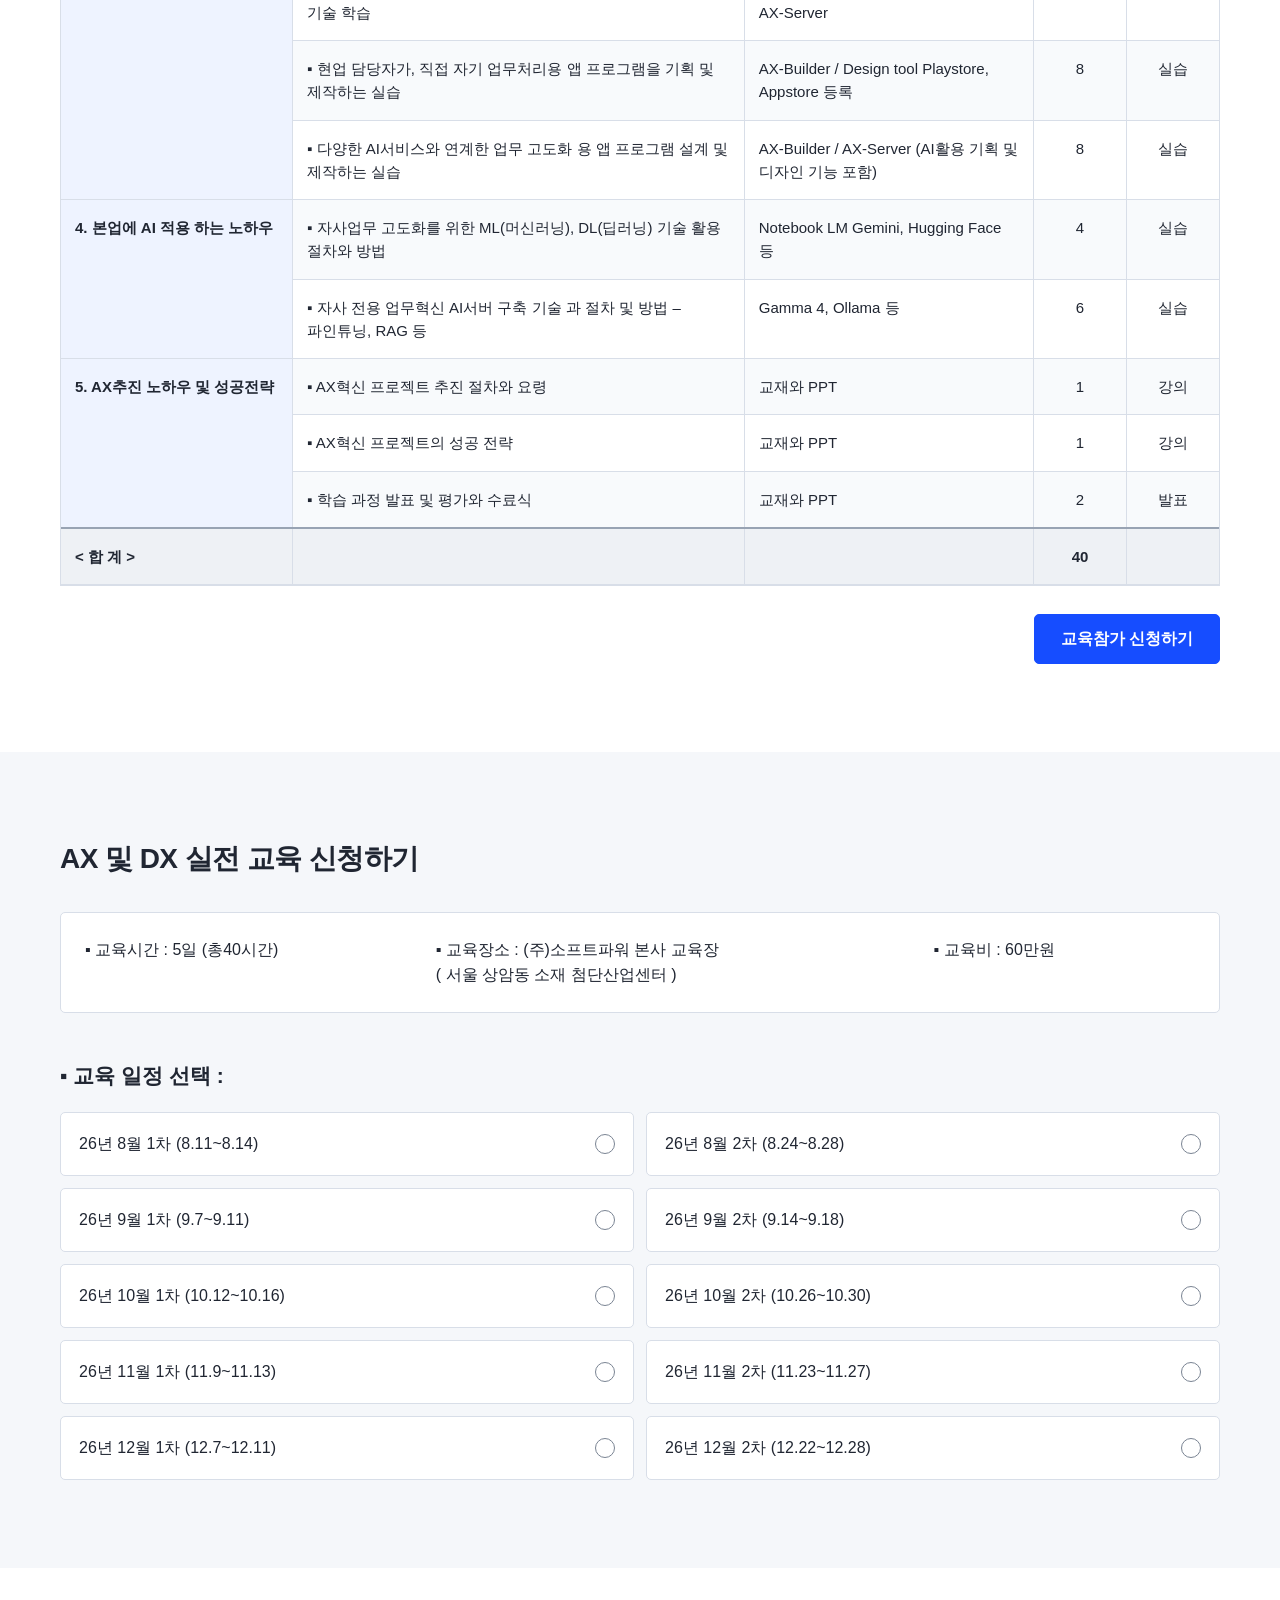
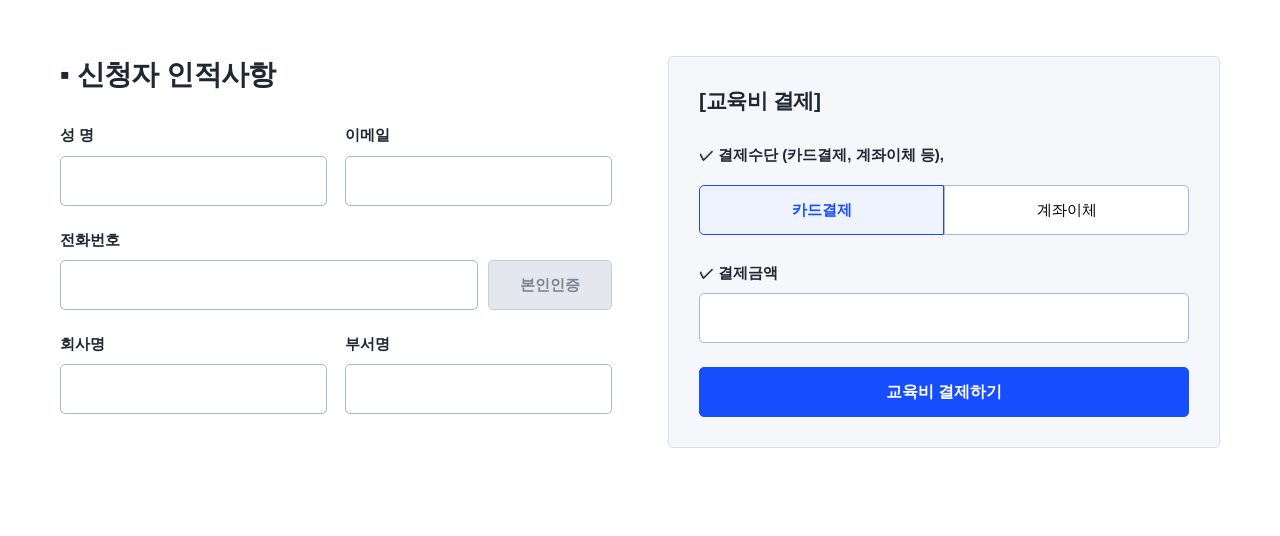
<file: concept-c-public/index.html>
<!doctype html>
<html lang="ko" class="no-js">
<head>
  <meta charset="utf-8">
  <meta name="viewport" content="width=device-width, initial-scale=1">
  <title>AX 및 DX 실전 교육 안내</title>
  <link rel="icon" href="data:image/svg+xml,%3Csvg xmlns='http://www.w3.org/2000/svg' viewBox='0 0 16 16'%3E%3Crect width='16' height='16' fill='%23164dff'/%3E%3C/svg%3E">
  <link rel="stylesheet" href="./style.css">
  <script>document.documentElement.classList.replace('no-js','js');</script>
</head>
<body>
  <a class="skip-link" href="#overview">교육개요</a>
  <main>
    <section class="hero" id="hero" data-capture-point="hero">
      <div class="hero-media" aria-hidden="true">
        <img class="hero-poster" src="../assets/ax-education/hero-poster.webp" alt="">
        <video class="hero-video" autoplay muted loop playsinline preload="metadata" poster="../assets/ax-education/hero-poster.webp" tabindex="-1">
          <source src="../assets/ax-education/hero-loop.webm" type="video/webm">
          <source src="../assets/ax-education/hero-loop.mp4" type="video/mp4">
        </video>
      </div>
      <div class="hero-title"><p>AX를 향한 지름길..</p><h1>AX 및 DX<br>실전 교육 안내</h1></div>
    </section>

    <section class="facts" aria-label="교육 핵심정보" data-capture-point="facts">
      <div class="container facts-grid">
        <article class="fact-card">
          <svg class="fact-icon" aria-hidden="true"><use href="#icon-users"></use></svg>
          <h2>수강 대상자</h2>
          <p>✓ AX 및 DX 프로젝트 추진 팀장 및 실무자<br>( 기업, 공기업, 금융기관, 공공기관 등 )</p>
        </article>
        <article class="fact-card">
          <svg class="fact-icon" aria-hidden="true"><use href="#icon-certificate"></use></svg>
          <h2>자격증 발급</h2>
          <p>✓ AX경영지도사 ( 이수한 분에게는, AX경영<br>지도사’ 자격증을 발급해드림 )</p>
        </article>
        <article class="fact-card">
          <svg class="fact-icon" aria-hidden="true"><use href="#icon-clock"></use></svg>
          <h2>교육 시간</h2>
          <p>5일 (총40시간)</p>
        </article>
        <article class="fact-card">
          <svg class="fact-icon" aria-hidden="true"><use href="#icon-receipt"></use></svg>
          <h2>수 강 료</h2>
          <p>60만원<br>( 교재비, AX-Builder 실습비 등 포함 )</p>
        </article>
        <article class="fact-card">
          <svg class="fact-icon" aria-hidden="true"><use href="#icon-license"></use></svg>
          <h2>스마트메이커/PRO</h2>
          <p>※ 모든 참가자에게, 노코드 앱 프로그램 제작<br>솔루션 ‘스마트메이커/PRO’의 라이선스<br>(영구버전 : 270만원)를 무상 기증해드림</p>
        </article>
        <article class="fact-card">
          <svg class="fact-icon" aria-hidden="true"><use href="#icon-location"></use></svg>
          <h2>교육장소</h2>
          <p>(주)소프트파워 본사 교육장<br>( 서울 상암동 소재 첨단산업센터 )</p>
        </article>
      </div>
    </section>

    <nav class="anchor-nav" aria-label="페이지 내 이동">
      <div class="container anchor-links">
        <a class="active" href="#overview">교육개요</a>
        <a href="#benefits">교육 참여 효과</a>
        <a href="#curriculum">커리큘럼</a>
        <a href="#schedule">교육일정</a>
        <a href="#application">교육신청</a>
      </div>
    </nav>

    <section class="section overview" id="overview" data-capture-point="overview">
      <div class="container reading-layout">
        <h2>교육개요</h2>
        <div class="document-copy">
          <p>AX 및 DX 프로젝트 수행에 필요한 기술과<br>경험 및 노하우를 모두 전수해드립니다.</p>
          <p>이 교육은, 최신 AX기술에 정통하고, AI기반<br>노코드 원천기술을 보유한“(주)소프트파워’<br>에서 직접 개설 및 운영하는 과정입니다,</p>
          <p>※ 코딩 기술 없는 현업담당자도 참여 가능한 과정</p>
        </div>
      </div>
    </section>

    <section class="section benefits" id="benefits" data-capture-point="benefits">
      <div class="container reading-layout">
        <h2>▪ 교육 참여 효과 :</h2>
        <div class="benefit-list">
          <p>✓ AX 및 DX추진에 필요한 모든 앱 프로그램을<br>제작하는 AI기반의 노코드 신기술 습득 가능</p>
          <p>✓ LLM를 활용한 기안, 메일, 보고서 등 작성과<br>회의록, 논문, 통화음, 영상 요약능력은, 물론<br>통번역 및 기획 방법까지 숙지할 수 있음</p>
          <p>✓ 실무 현장에서 필요한 이미지, 사진, 동영상,<br>음성합성 등 콘텐츠를, LLM 활용해서 스스로<br>제작 및 활용하는 방법도 숙지할 수 있음</p>
          <p>✓ Chat-GPT, Gemini, Claude 등 LLM활용은<br>물론, 노코드솔루션을 활용해서 구글, 아마존,<br>MS, ETRI 등이 제공한 AI서비스와 연계한<br>앱을 5개이상 제작하는 실습 위주 커리큘럼</p>
          <p>✓ 매월 부과된 과다한 AI서비스료 부담을 회피<br>하면서, 자사 고유한 지식 및 노하우에 특화된<br>전용 AI서버를 구축하는 기술도 전수해드림</p>
        </div>
      </div>
    </section>

    <section class="section curriculum" id="curriculum" data-capture-point="curriculum">
      <div class="container">
        <h2>■ 커리큘럼 : [ AX 및 DX 실전 능력 배양 과정 ]</h2>
        <div class="curriculum-table-scroll" tabindex="0" aria-label="커리큘럼 표, 가로로 스크롤할 수 있습니다">
          <table class="curriculum-table">
            <colgroup><col class="col-topic"><col class="col-course"><col class="col-material"><col class="col-time"><col class="col-note"></colgroup>
            <thead><tr><th scope="col">핵심 주제</th><th scope="col">교육 과목명</th><th scope="col">교재 및 자재</th><th scope="col">시간</th><th scope="col">비고</th></tr></thead>
            <tbody>
              <tr><th scope="rowgroup" rowspan="2">1. AX 및 DX 개념 과 방향 정립</th><td>▪ AI기술과 AX혁신의 개요</td><td>교재와 PPT</td><td>1</td><td>강의</td></tr>
              <tr><td>▪ AX 및 DX 프로젝트의 목표</td><td>교재와 PPT</td><td>1</td><td>강의</td></tr>
              <tr><th scope="rowgroup" rowspan="2">2. AI를 활용한 실무능력 배양</th><td>▪ LLM를 활용한 일반 사무능률의 혁신</td><td>Chat-GPT, Gemini, Claude</td><td>2</td><td>실습</td></tr>
              <tr><td>▪ LLM를 활용한 콘텐츠 제작능력 확보</td><td>Chat-GPT, Gemini, Claude</td><td>2</td><td>실습</td></tr>
              <tr><th scope="rowgroup" rowspan="3">3. AX추진 앱 제작기술 배양</th><td>▪ AI기반 노코드솔루션 [스마트메이커] 활용한 앱 프로그램 제작 기술 학습</td><td>SmartMaker / AX-Builder Design tool, AX-Server</td><td>4</td><td>시범</td></tr>
              <tr><td>▪ 현업 담당자가, 직접 자기 업무처리용 앱 프로그램을 기획 및 제작하는 실습</td><td>AX-Builder / Design tool Playstore, Appstore 등록</td><td>8</td><td>실습</td></tr>
              <tr><td>▪ 다양한 AI서비스와 연계한 업무 고도화 용 앱 프로그램 설계 및 제작하는 실습</td><td>AX-Builder / AX-Server (AI활용 기획 및 디자인 기능 포함)</td><td>8</td><td>실습</td></tr>
              <tr><th scope="rowgroup" rowspan="2">4. 본업에 AI 적용 하는 노하우</th><td>▪ 자사업무 고도화를 위한 ML(머신러닝), DL(딥러닝) 기술 활용 절차와 방법</td><td>Notebook LM Gemini, Hugging Face 등</td><td>4</td><td>실습</td></tr>
              <tr><td>▪ 자사 전용 업무혁신 AI서버 구축 기술 과 절차 및 방법 – 파인튜닝, RAG 등</td><td>Gamma 4, Ollama 등</td><td>6</td><td>실습</td></tr>
              <tr><th scope="rowgroup" rowspan="3">5. AX추진 노하우 및 성공전략</th><td>▪ AX혁신 프로젝트 추진 절차와 요령</td><td>교재와 PPT</td><td>1</td><td>강의</td></tr>
              <tr><td>▪ AX혁신 프로젝트의 성공 전략</td><td>교재와 PPT</td><td>1</td><td>강의</td></tr>
              <tr><td>▪ 학습 과정 발표 및 평가와 수료식</td><td>교재와 PPT</td><td>2</td><td>발표</td></tr>
              <tr class="curriculum-total"><th scope="row">&lt; 합 계 &gt;</th><td></td><td></td><td>40</td><td></td></tr>
            </tbody>
          </table>
        </div>
        <div class="section-action"><a class="primary-button" href="#application">교육참가 신청하기</a></div>
      </div>
    </section>

    <section class="section schedule" id="schedule" data-capture-point="schedule">
      <div class="container">
        <h2>AX 및 DX 실전 교육 신청하기</h2>
        <div class="schedule-meta">
          <p>▪ 교육시간 : 5일 (총40시간)</p>
          <p>▪ 교육장소 : (주)소프트파워 본사 교육장<br>( 서울 상암동 소재 첨단산업센터 )</p>
          <p>▪ 교육비 : 60만원</p>
        </div>
        <h3>▪ 교육 일정 선택 :</h3>
        <fieldset class="schedule-list">
          <legend class="sr-only">▪ 교육 일정 선택 :</legend>
          <label><input type="radio" name="education_schedule" value="26년 8월 1차 (8.11~8.14)"><span>26년 8월 1차 (8.11~8.14)</span></label>
          <label><input type="radio" name="education_schedule" value="26년 8월 2차 (8.24~8.28)"><span>26년 8월 2차 (8.24~8.28)</span></label>
          <label><input type="radio" name="education_schedule" value="26년 9월 1차 (9.7~9.11)"><span>26년 9월 1차 (9.7~9.11)</span></label>
          <label><input type="radio" name="education_schedule" value="26년 9월 2차 (9.14~9.18)"><span>26년 9월 2차 (9.14~9.18)</span></label>
          <label><input type="radio" name="education_schedule" value="26년 10월 1차 (10.12~10.16)"><span>26년 10월 1차 (10.12~10.16)</span></label>
          <label><input type="radio" name="education_schedule" value="26년 10월 2차 (10.26~10.30)"><span>26년 10월 2차 (10.26~10.30)</span></label>
          <label><input type="radio" name="education_schedule" value="26년 11월 1차 (11.9~11.13)"><span>26년 11월 1차 (11.9~11.13)</span></label>
          <label><input type="radio" name="education_schedule" value="26년 11월 2차 (11.23~11.27)"><span>26년 11월 2차 (11.23~11.27)</span></label>
          <label><input type="radio" name="education_schedule" value="26년 12월 1차 (12.7~12.11)"><span>26년 12월 1차 (12.7~12.11)</span></label>
          <label><input type="radio" name="education_schedule" value="26년 12월 2차 (12.22~12.28)"><span>26년 12월 2차 (12.22~12.28)</span></label>
        </fieldset>
      </div>
    </section>

    <section class="section application" id="application" data-capture-point="application">
      <div class="container application-grid">
        <form class="form-fields" action="" method="post" onsubmit="return false">
          <h2>▪ 신청자 인적사항</h2>
          <label class="form-field"><span>성 명</span><input type="text" autocomplete="name"></label>
          <label class="form-field"><span>이메일</span><input type="email" autocomplete="email"></label>
          <div class="phone-field"><label for="applicant-phone"><span>전화번호</span></label><div class="phone-control"><input id="applicant-phone" type="tel" inputmode="numeric" autocomplete="tel"><button id="phone-verification-button" class="verification-button" type="button" disabled>본인인증</button></div><div data-phone-verification-slot hidden></div></div>
          <label class="form-field"><span>회사명</span><input type="text" autocomplete="organization"></label>
          <label class="form-field"><span>부서명</span><input type="text"></label>
        </form>
        <div class="payment">
          <h2>[교육비 결제]</h2>
          <p>✓ 결제수단 (카드결제, 계좌이체 등),</p>
          <div class="payment-options"><button class="selected" type="button">카드결제</button><button type="button">계좌이체</button></div>
          <label><span>✓ 결제금액</span><input type="text"></label>
          <button class="primary-button" type="button">교육비 결제하기</button>
        </div>
      </div>
    </section>
  </main>

  <svg class="svg-defs" aria-hidden="true">
    <symbol id="icon-users" viewBox="0 0 24 24"><path d="M16 21v-2a4 4 0 0 0-4-4H6a4 4 0 0 0-4 4v2M9 11a4 4 0 1 0 0-8 4 4 0 0 0 0 8M22 21v-2a4 4 0 0 0-3-3.87M16 3.13a4 4 0 0 1 0 7.75"/></symbol>
    <symbol id="icon-certificate" viewBox="0 0 24 24"><circle cx="12" cy="8" r="5"/><path d="M8.8 12.1 7 22l5-3 5 3-1.8-9.9"/></symbol>
    <symbol id="icon-clock" viewBox="0 0 24 24"><circle cx="12" cy="12" r="9"/><path d="M12 7v5l3 2"/></symbol>
    <symbol id="icon-receipt" viewBox="0 0 24 24"><path d="M5 3h14v18l-3-2-4 2-4-2-3 2V3Z"/><path d="M8 8h8M8 12h8M8 16h4"/></symbol>
    <symbol id="icon-license" viewBox="0 0 24 24"><rect x="3" y="4" width="18" height="14" rx="1"/><path d="M7 8h6M7 12h4M16 15v6l2-1 2 1v-6"/><circle cx="18" cy="12" r="3"/></symbol>
    <symbol id="icon-location" viewBox="0 0 24 24"><path d="M20 10c0 5-8 11-8 11S4 15 4 10a8 8 0 1 1 16 0Z"/><circle cx="12" cy="10" r="2.5"/></symbol>
  </svg>
  <script src="./script.js"></script>
</body>
</html>
</file>
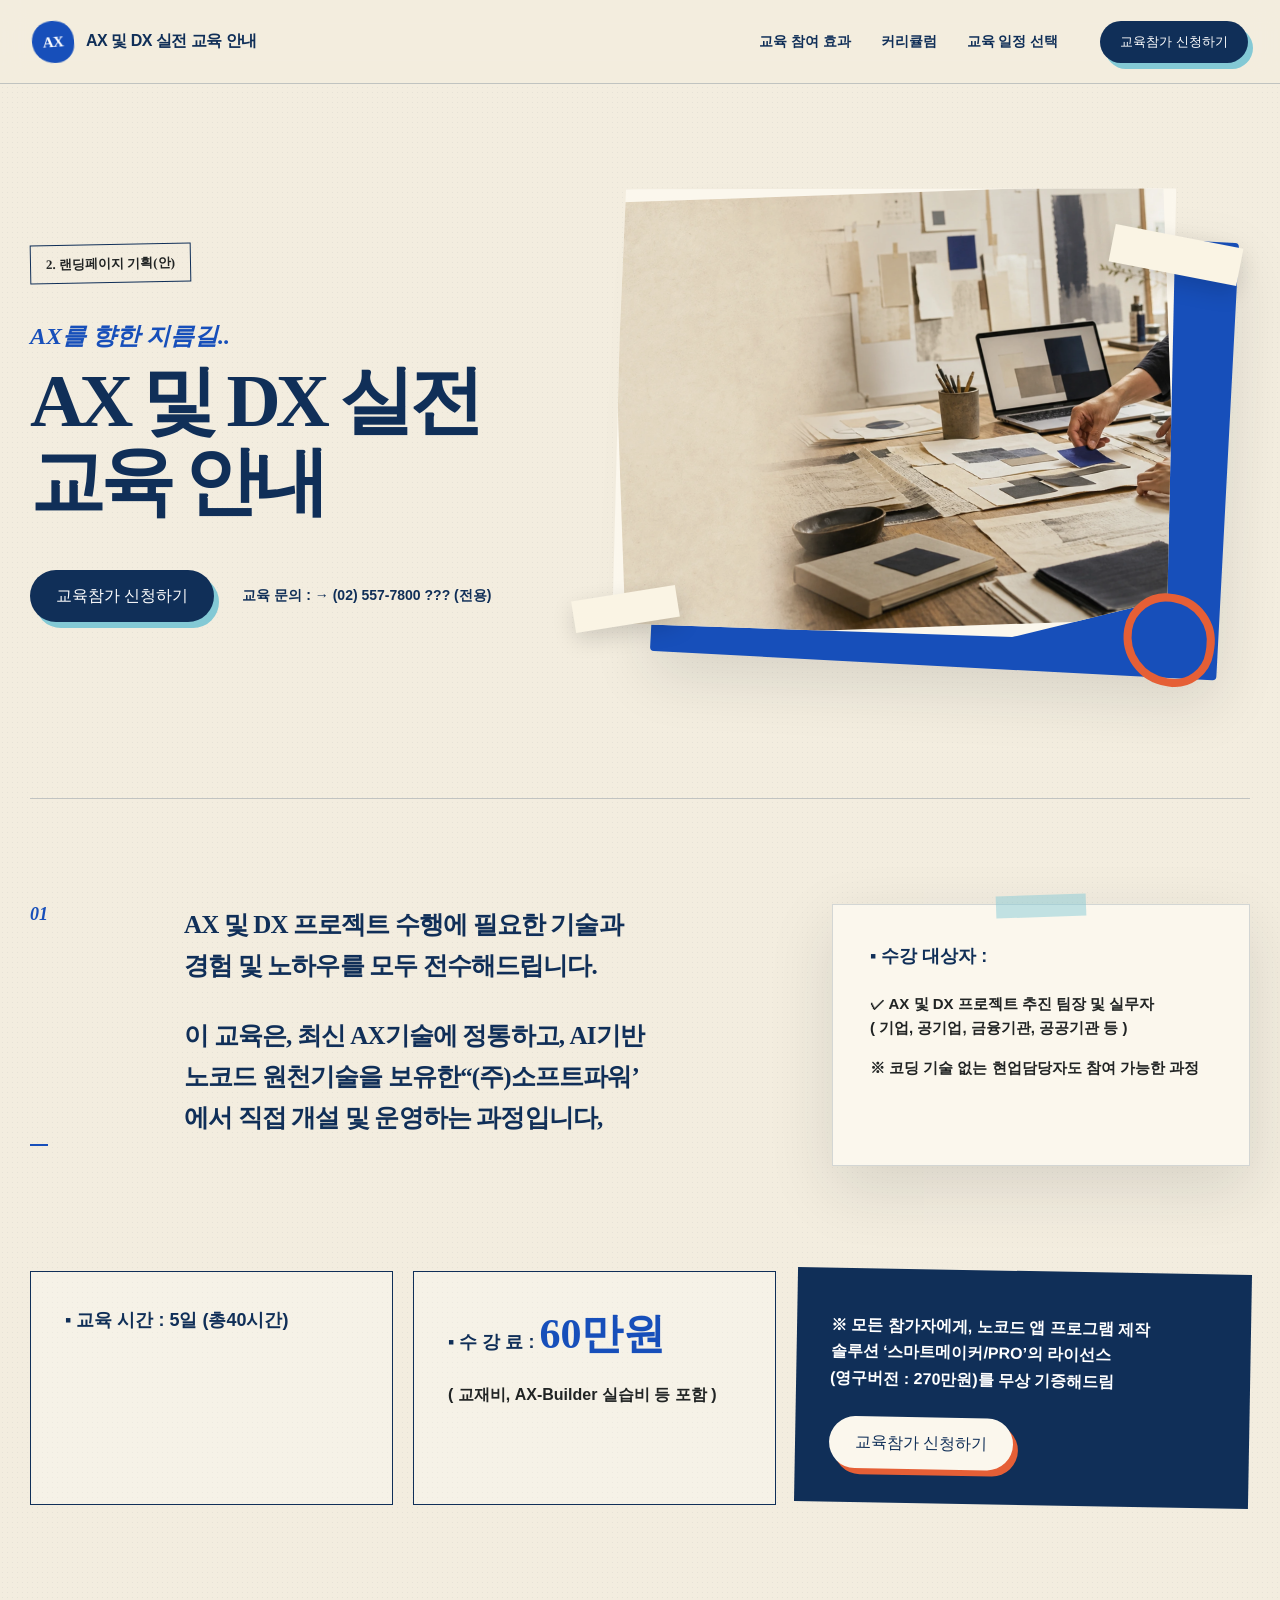
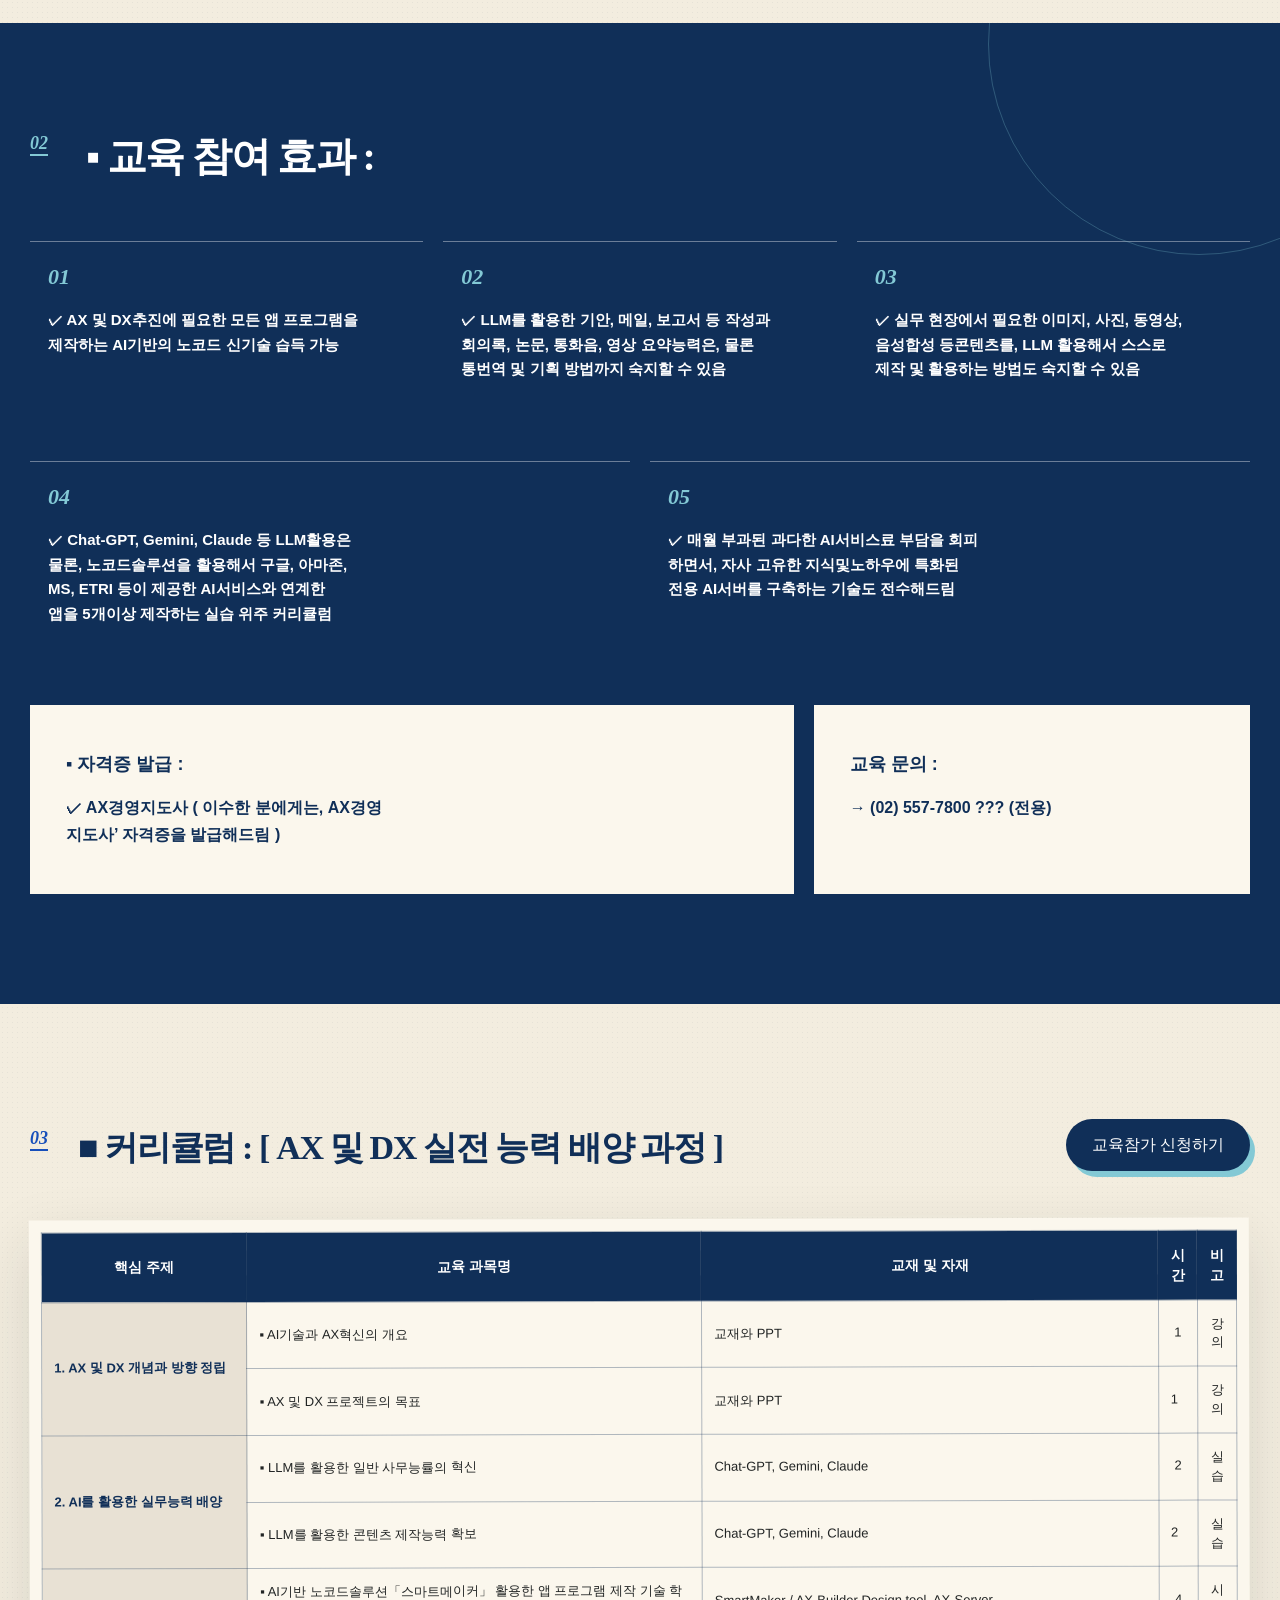
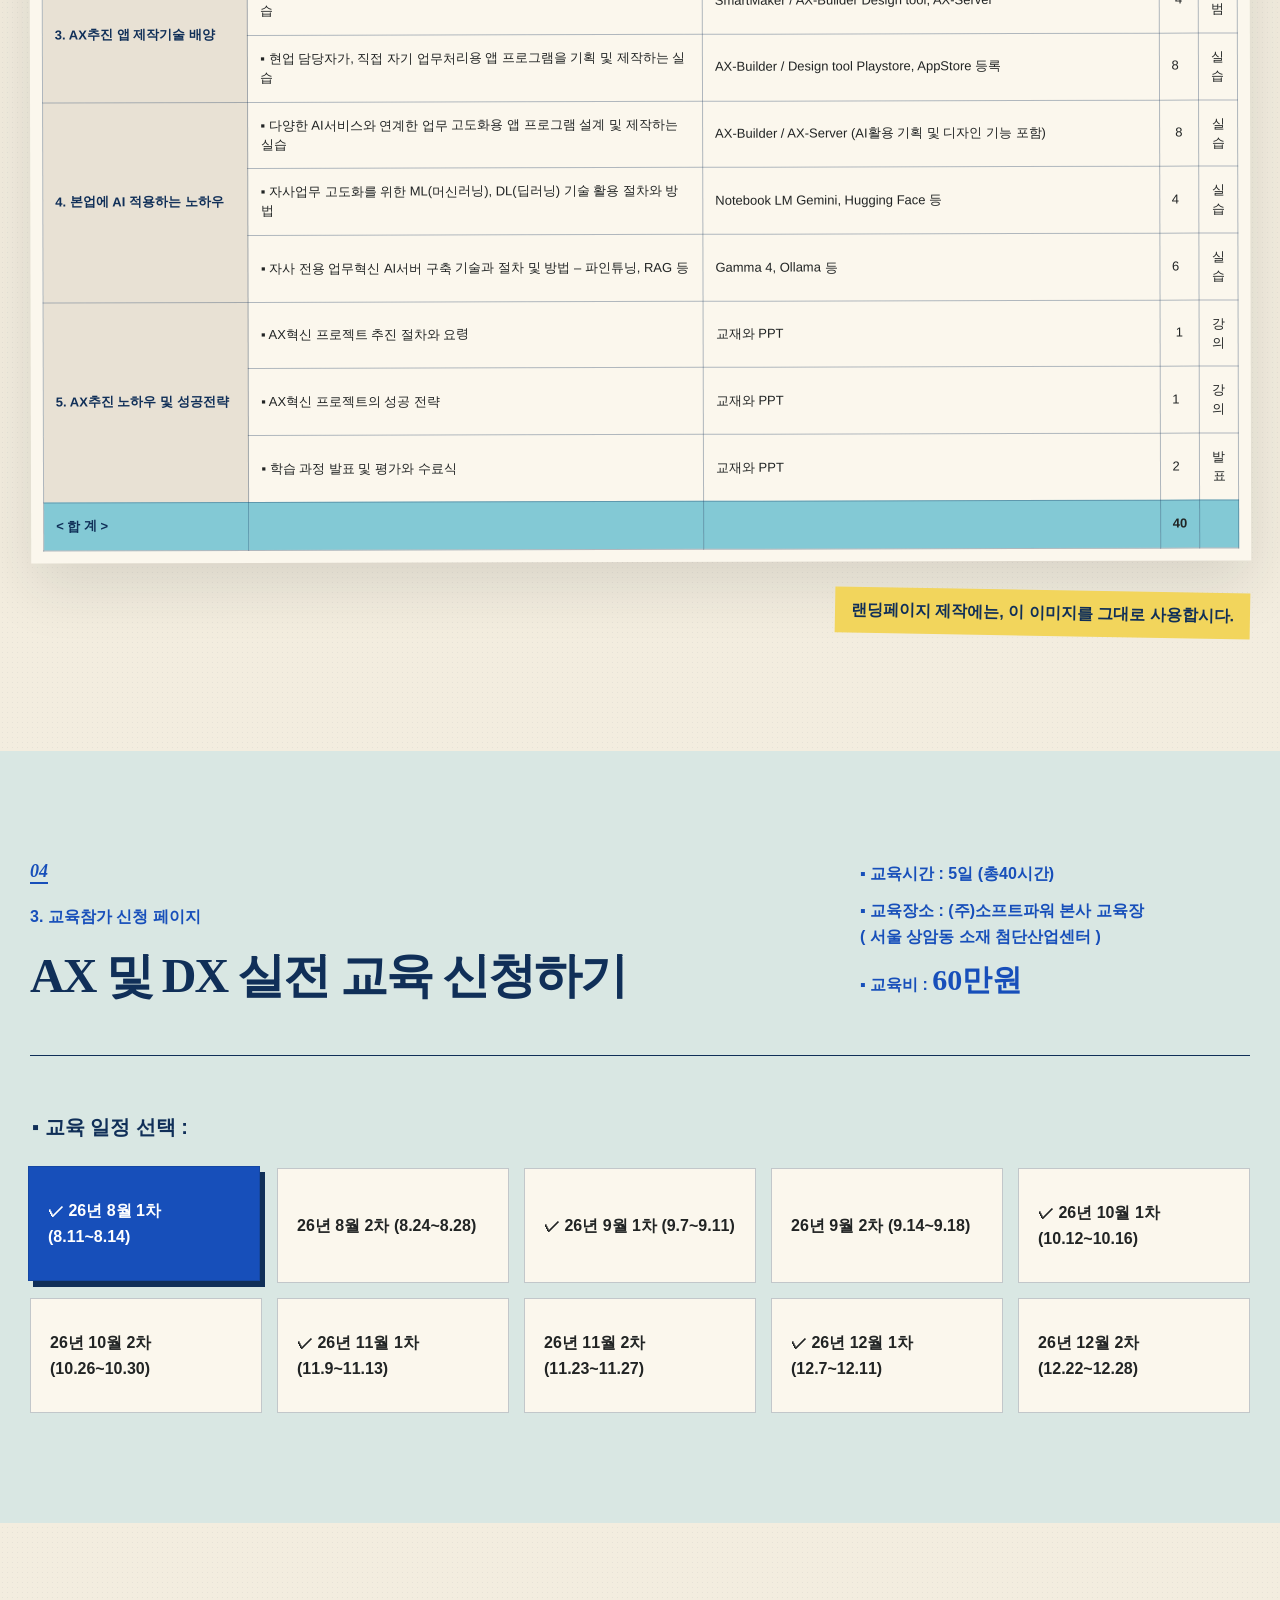
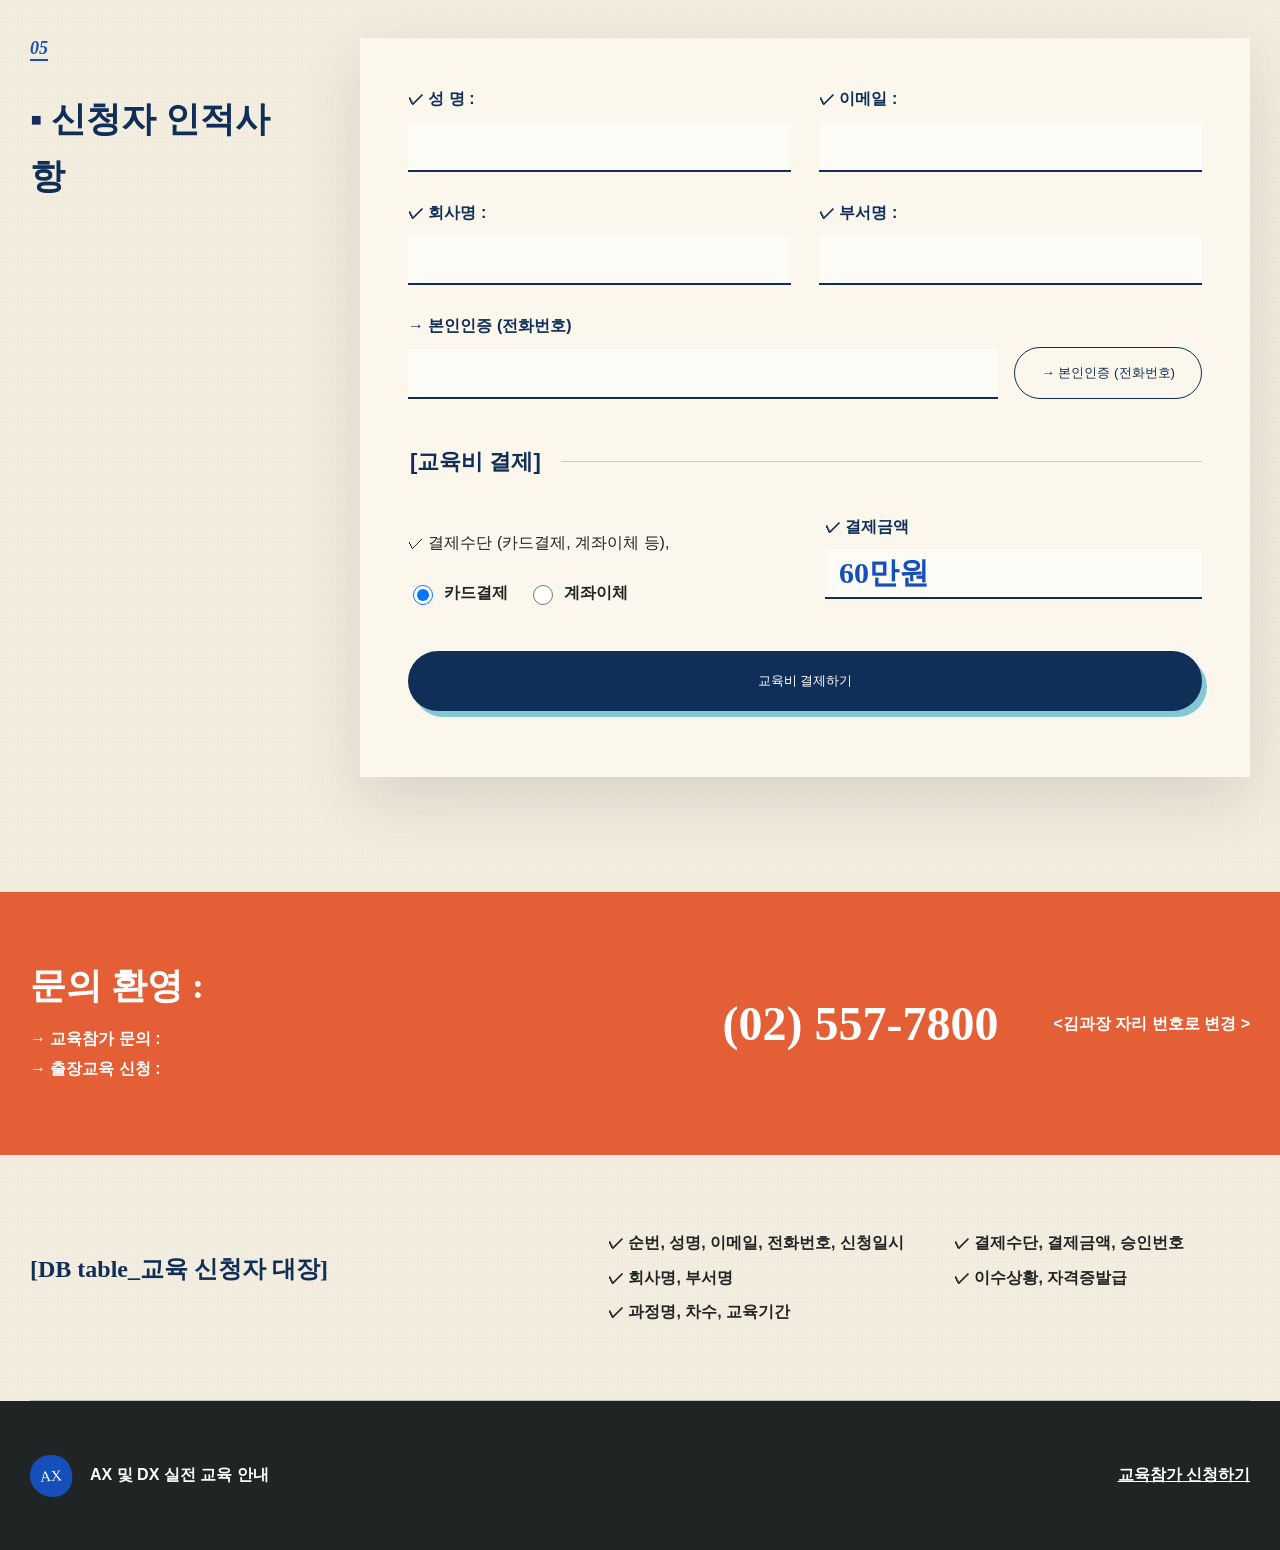
<file: human-workshop-landing.html>
<!doctype html>
<html lang="ko">
<head>
  <meta charset="UTF-8">
  <meta name="viewport" content="width=device-width, initial-scale=1.0">
  <title>AX 및 DX 실전 교육 안내</title>
  <link rel="stylesheet" href="human-workshop-landing.css">
</head>
<body>
  <header class="site-header">
    <a class="brand" href="#top" aria-label="AX 및 DX 실전 교육 안내">
      <span class="brand-mark">AX</span><span>AX 및 DX 실전 교육 안내</span>
    </a>
    <nav aria-label="AX 및 DX 실전 교육 안내">
      <a href="#effects">교육 참여 효과</a>
      <a href="#curriculum">커리큘럼</a>
      <a href="#schedule">교육 일정 선택</a>
    </nav>
    <a class="button button-small" href="#apply">교육참가 신청하기</a>
  </header>

  <main id="top">
    <section class="hero section-shell">
      <div class="hero-copy">
        <p class="eyebrow">2. 랜딩페이지 기획(안)</p>
        <p class="hero-kicker">AX를 향한 지름길..</p>
        <h1>AX 및 DX 실전 교육 안내</h1>
        <div class="hero-actions">
          <a class="button" href="#apply">교육참가 신청하기</a>
          <a class="text-link" href="tel:025577800">교육 문의 : <strong>→ (02) 557-7800 ??? (전용)</strong></a>
        </div>
      </div>
      <div class="hero-collage" aria-hidden="true">
        <div class="blue-sheet"></div>
        <figure class="hero-photo"><img src="public/assets/ax-education/concepts/a-human-workshop/hero.webp" alt=""></figure>
        <div class="paper-tab tab-one"></div>
        <div class="paper-tab tab-two"></div>
        <div class="ink-circle"></div>
      </div>
    </section>

    <section class="intro section-shell">
      <div class="section-number">01</div>
      <div class="intro-lead">
        <p>AX 및 DX 프로젝트 수행에 필요한 기술과<br>경험 및 노하우를 모두 전수해드립니다.</p>
        <p>이 교육은, 최신 AX기술에 정통하고, AI기반<br>노코드 원천기술을 보유한“(주)소프트파워’<br>에서 직접 개설 및 운영하는 과정입니다,</p>
      </div>
      <div class="paper-card target-card">
        <h2>▪ 수강 대상자 :</h2>
        <p>✓ AX 및 DX 프로젝트 추진 팀장 및 실무자<br>( 기업, 공기업, 금융기관, 공공기관 등 )</p>
        <p>※ 코딩 기술 없는 현업담당자도 참여 가능한 과정</p>
      </div>
    </section>

    <section class="facts section-shell">
      <article class="fact-card">
        <span class="scribble"></span>
        <h2>▪ 교육 시간 : 5일 (총40시간)</h2>
      </article>
      <article class="fact-card fee-card">
        <h2>▪ 수 강 료 : <strong>60만원</strong></h2>
        <p>( 교재비, AX-Builder 실습비 등 포함 )</p>
      </article>
      <article class="fact-card license-card">
        <p>※ 모든 참가자에게, 노코드 앱 프로그램 제작<br>솔루션 ‘스마트메이커/PRO’의 라이선스<br>(영구버전 : 270만원)를 무상 기증해드림</p>
        <a class="button button-light" href="#apply">교육참가 신청하기</a>
      </article>
    </section>

    <section class="effects" id="effects">
      <div class="section-shell effects-inner">
        <div class="section-heading">
          <div class="section-number">02</div>
          <h2>▪ 교육 참여 효과 :</h2>
        </div>
        <div class="effects-grid">
          <article><span>01</span><p>✓ AX 및 DX추진에 필요한 모든 앱 프로그램을<br>제작하는 AI기반의 노코드 신기술 습득 가능</p></article>
          <article><span>02</span><p>✓ LLM를 활용한 기안, 메일, 보고서 등 작성과<br>회의록, 논문, 통화음, 영상 요약능력은, 물론<br>통번역 및 기획 방법까지 숙지할 수 있음</p></article>
          <article><span>03</span><p>✓ 실무 현장에서 필요한 이미지, 사진, 동영상,<br>음성합성 등콘텐츠를, LLM 활용해서 스스로<br>제작 및 활용하는 방법도 숙지할 수 있음</p></article>
          <article><span>04</span><p>✓ Chat-GPT, Gemini, Claude 등 LLM활용은<br>물론, 노코드솔루션을 활용해서 구글, 아마존,<br>MS, ETRI 등이 제공한 AI서비스와 연계한<br>앱을 5개이상 제작하는 실습 위주 커리큘럼</p></article>
          <article><span>05</span><p>✓ 매월 부과된 과다한 AI서비스료 부담을 회피<br>하면서, 자사 고유한 지식및노하우에 특화된<br>전용 AI서버를 구축하는 기술도 전수해드림</p></article>
        </div>
        <div class="certificate-strip">
          <div><h2>▪ 자격증 발급 :</h2><p>✓ AX경영지도사 ( 이수한 분에게는, AX경영<br>지도사’ 자격증을 발급해드림 )</p></div>
          <div><h2>교육 문의 :</h2><p>→ (02) 557-7800 ??? (전용)</p></div>
        </div>
      </div>
    </section>

    <section class="curriculum section-shell" id="curriculum">
      <div class="section-heading split-heading">
        <div><div class="section-number">03</div><h2>■ 커리큘럼 : [ AX 및 DX 실전 능력 배양 과정 ]</h2></div>
        <a class="button" href="#apply">교육참가 신청하기</a>
      </div>
      <div class="table-frame">
        <table>
          <thead><tr><th>핵심 주제</th><th>교육 과목명</th><th>교재 및 자재</th><th>시간</th><th>비고</th></tr></thead>
          <tbody>
            <tr><th rowspan="2">1. AX 및 DX 개념과 방향 정립</th><td>▪ AI기술과 AX혁신의 개요</td><td>교재와 PPT</td><td>1</td><td>강의</td></tr>
            <tr><td>▪ AX 및 DX 프로젝트의 목표</td><td>교재와 PPT</td><td>1</td><td>강의</td></tr>
            <tr><th rowspan="2">2. AI를 활용한 실무능력 배양</th><td>▪ LLM를 활용한 일반 사무능률의 혁신</td><td>Chat-GPT, Gemini, Claude</td><td>2</td><td>실습</td></tr>
            <tr><td>▪ LLM를 활용한 콘텐츠 제작능력 확보</td><td>Chat-GPT, Gemini, Claude</td><td>2</td><td>실습</td></tr>
            <tr><th rowspan="2">3. AX추진 앱 제작기술 배양</th><td>▪ AI기반 노코드솔루션「스마트메이커」 활용한 앱 프로그램 제작 기술 학습</td><td>SmartMaker / AX-Builder Design tool, AX-Server</td><td>4</td><td>시범</td></tr>
            <tr><td>▪ 현업 담당자가, 직접 자기 업무처리용 앱 프로그램을 기획 및 제작하는 실습</td><td>AX-Builder / Design tool Playstore, AppStore 등록</td><td>8</td><td>실습</td></tr>
            <tr><th rowspan="3">4. 본업에 AI 적용하는 노하우</th><td>▪ 다양한 AI서비스와 연계한 업무 고도화용 앱 프로그램 설계 및 제작하는 실습</td><td>AX-Builder / AX-Server (AI활용 기획 및 디자인 기능 포함)</td><td>8</td><td>실습</td></tr>
            <tr><td>▪ 자사업무 고도화를 위한 ML(머신러닝), DL(딥러닝) 기술 활용 절차와 방법</td><td>Notebook LM Gemini, Hugging Face 등</td><td>4</td><td>실습</td></tr>
            <tr><td>▪ 자사 전용 업무혁신 AI서버 구축 기술과 절차 및 방법 – 파인튜닝, RAG 등</td><td>Gamma 4, Ollama 등</td><td>6</td><td>실습</td></tr>
            <tr><th rowspan="3">5. AX추진 노하우 및 성공전략</th><td>▪ AX혁신 프로젝트 추진 절차와 요령</td><td>교재와 PPT</td><td>1</td><td>강의</td></tr>
            <tr><td>▪ AX혁신 프로젝트의 성공 전략</td><td>교재와 PPT</td><td>1</td><td>강의</td></tr>
            <tr><td>▪ 학습 과정 발표 및 평가와 수료식</td><td>교재와 PPT</td><td>2</td><td>발표</td></tr>
            <tr class="total"><th>&lt; 합 계 &gt;</th><td></td><td></td><td>40</td><td></td></tr>
          </tbody>
        </table>
      </div>
      <p class="source-note">랜딩페이지 제작에는, 이 이미지를 그대로 사용합시다.</p>
    </section>

    <section class="application" id="schedule">
      <div class="section-shell">
        <div class="section-heading application-heading">
          <div><div class="section-number">04</div><p>3. 교육참가 신청 페이지</p><h2>AX 및 DX 실전 교육 신청하기</h2></div>
          <div class="application-facts"><p>▪ 교육시간 : 5일 (총40시간)</p><p>▪ 교육장소 : (주)소프트파워 본사 교육장<br>( 서울 상암동 소재 첨단산업센터 )</p><p>▪ 교육비 : <strong>60만원</strong></p></div>
        </div>
        <fieldset class="schedule-list">
          <legend>▪ 교육 일정 선택 :</legend>
          <label><input type="radio" name="schedule" value="26년 8월 1차 (8.11~8.14)" checked><span>✓ 26년 8월 1차 (8.11~8.14)</span></label>
          <label><input type="radio" name="schedule" value="26년 8월 2차 (8.24~8.28)"><span>26년 8월 2차 (8.24~8.28)</span></label>
          <label><input type="radio" name="schedule" value="26년 9월 1차 (9.7~9.11)"><span>✓ 26년 9월 1차 (9.7~9.11)</span></label>
          <label><input type="radio" name="schedule" value="26년 9월 2차 (9.14~9.18)"><span>26년 9월 2차 (9.14~9.18)</span></label>
          <label><input type="radio" name="schedule" value="26년 10월 1차 (10.12~10.16)"><span>✓ 26년 10월 1차 (10.12~10.16)</span></label>
          <label><input type="radio" name="schedule" value="26년 10월 2차 (10.26~10.30)"><span>26년 10월 2차 (10.26~10.30)</span></label>
          <label><input type="radio" name="schedule" value="26년 11월 1차 (11.9~11.13)"><span>✓ 26년 11월 1차 (11.9~11.13)</span></label>
          <label><input type="radio" name="schedule" value="26년 11월 2차 (11.23~11.27)"><span>26년 11월 2차 (11.23~11.27)</span></label>
          <label><input type="radio" name="schedule" value="26년 12월 1차 (12.7~12.11)"><span>✓ 26년 12월 1차 (12.7~12.11)</span></label>
          <label><input type="radio" name="schedule" value="26년 12월 2차 (12.22~12.28)"><span>26년 12월 2차 (12.22~12.28)</span></label>
        </fieldset>
      </div>
    </section>

    <section class="apply section-shell" id="apply">
      <div class="apply-title"><div class="section-number">05</div><h2>▪ 신청자 인적사항</h2></div>
      <form id="application-form">
        <div class="form-grid">
          <label><span>✓ 성 명 :</span><input name="name" autocomplete="name" required></label>
          <label><span>✓ 이메일 :</span><input type="email" name="email" autocomplete="email" required></label>
          <label><span>✓ 회사명 :</span><input name="company" autocomplete="organization" required></label>
          <label><span>✓ 부서명 :</span><input name="department" required></label>
        </div>
        <div class="verify-row"><label><span>→ 본인인증 (전화번호)</span><input type="tel" name="phone" autocomplete="tel" required></label><button type="button" class="button button-outline" id="verify-button">→ 본인인증 (전화번호)</button></div>
        <fieldset class="payment">
          <legend>[교육비 결제]</legend>
          <div class="payment-grid">
            <div><p>✓ 결제수단 (카드결제, 계좌이체 등),</p><label><input type="radio" name="payment" value="카드결제" checked><span>카드결제</span></label><label><input type="radio" name="payment" value="계좌이체"><span>계좌이체</span></label></div>
            <label class="amount"><span>✓ 결제금액</span><input value="60만원" readonly></label>
          </div>
        </fieldset>
        <button class="button submit-button" type="submit">교육비 결제하기</button>
        <output id="form-status" aria-live="polite"></output>
      </form>
    </section>

    <section class="contact">
      <div class="section-shell contact-inner">
        <div><h2>문의 환영 :</h2><p>→ 교육참가 문의 :</p><p>→ 출장교육 신청 :</p></div>
        <a href="tel:025577800">(02) 557-7800</a>
        <p>&lt;김과장 자리 번호로 변경 &gt;</p>
      </div>
    </section>

    <section class="db-sheet section-shell">
      <h2>[DB table_교육 신청자 대장]</h2>
      <div><p>✓ 순번, 성명, 이메일, 전화번호, 신청일시</p><p>✓ 회사명, 부서명</p><p>✓ 과정명, 차수, 교육기간</p><p>✓ 결제수단, 결제금액, 승인번호</p><p>✓ 이수상황, 자격증발급</p></div>
    </section>
  </main>

  <footer><div class="section-shell"><span class="brand-mark">AX</span><p>AX 및 DX 실전 교육 안내</p><a href="#apply">교육참가 신청하기</a></div></footer>
  <script src="human-workshop-landing.js"></script>
</body>
</html>
</file>
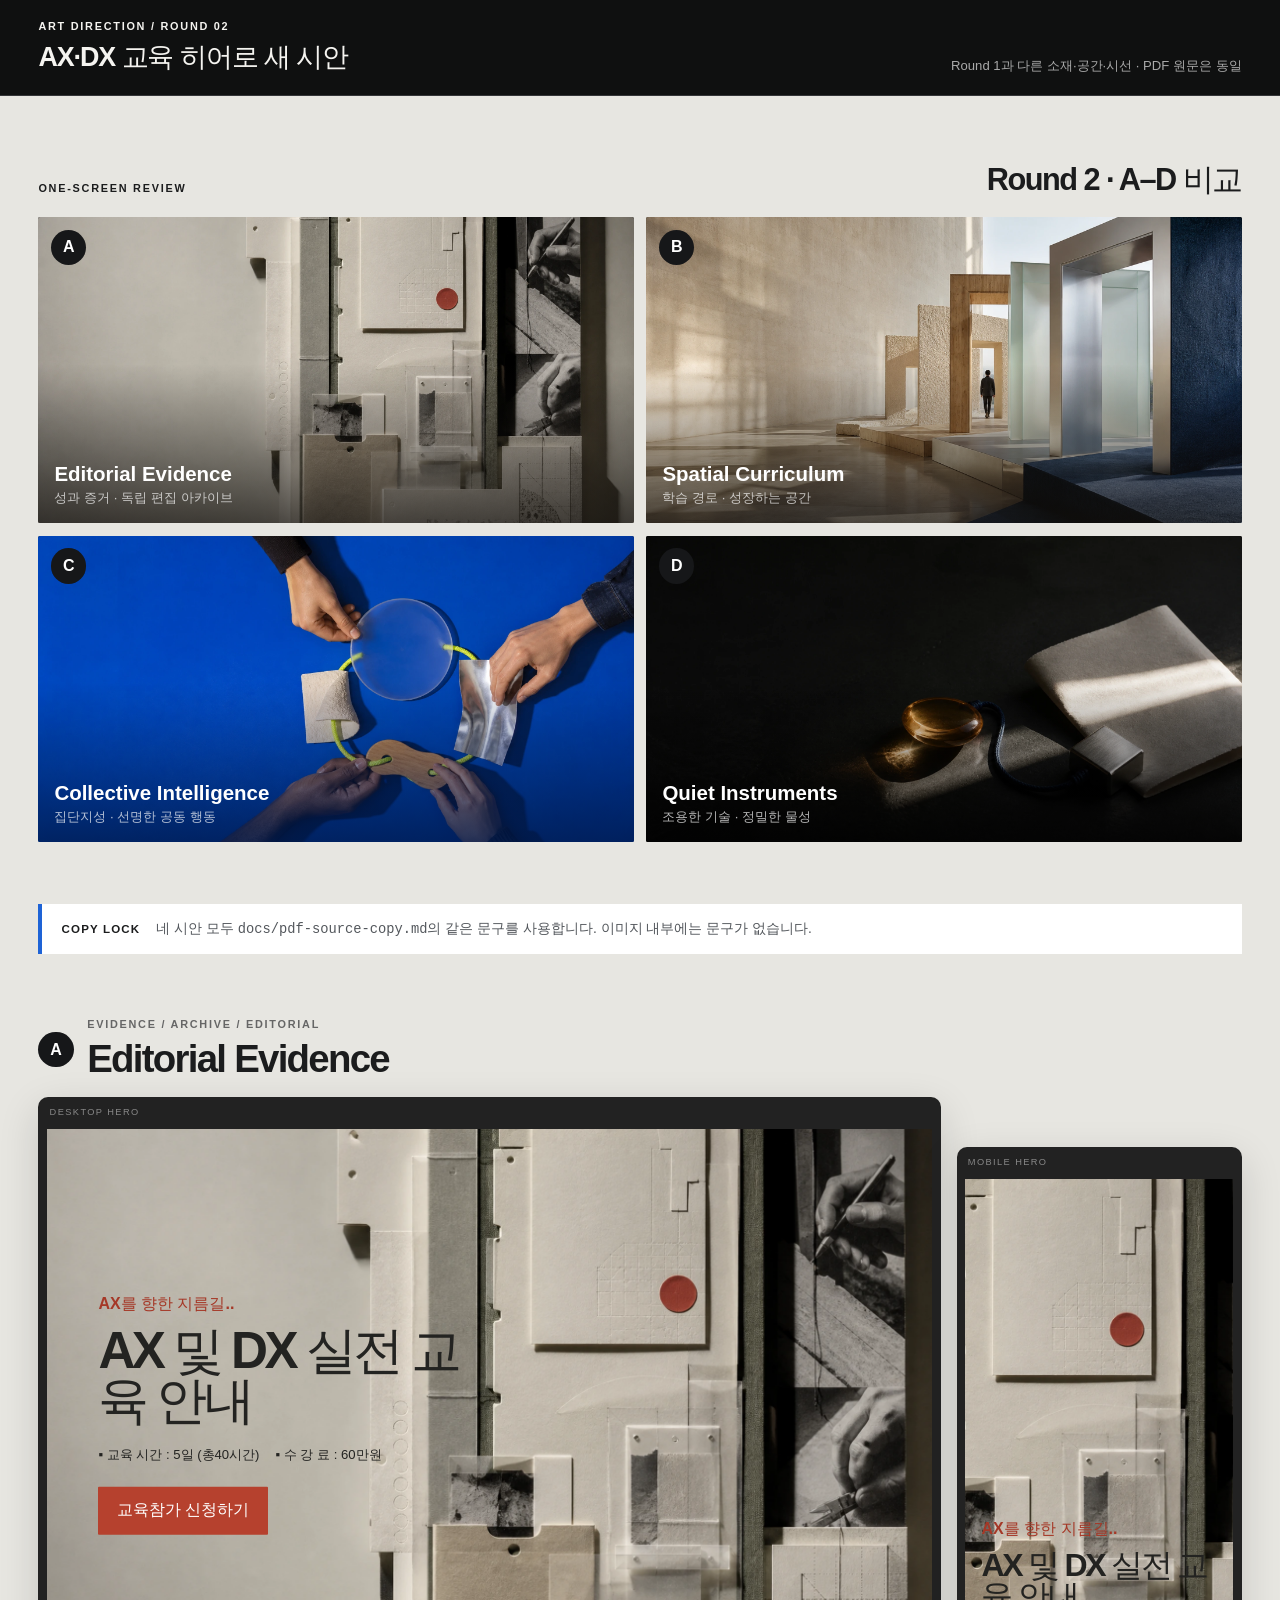
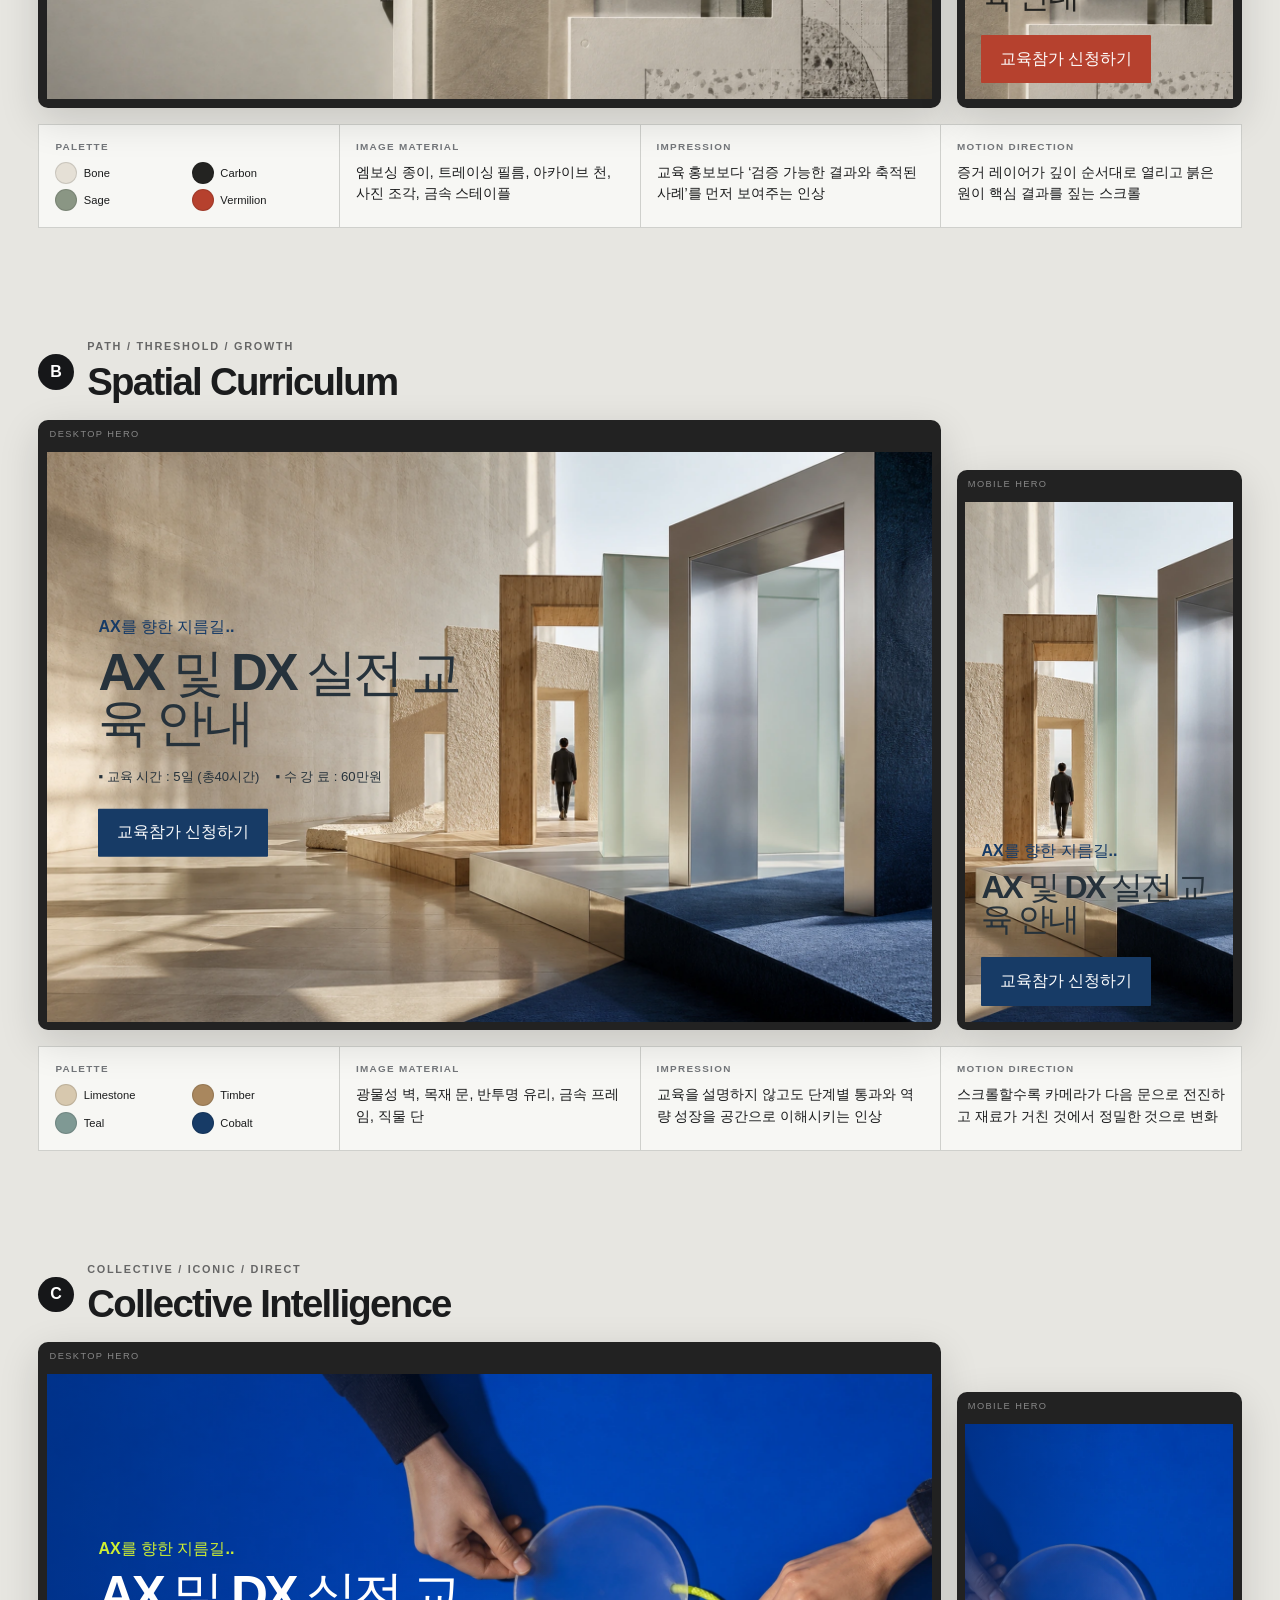
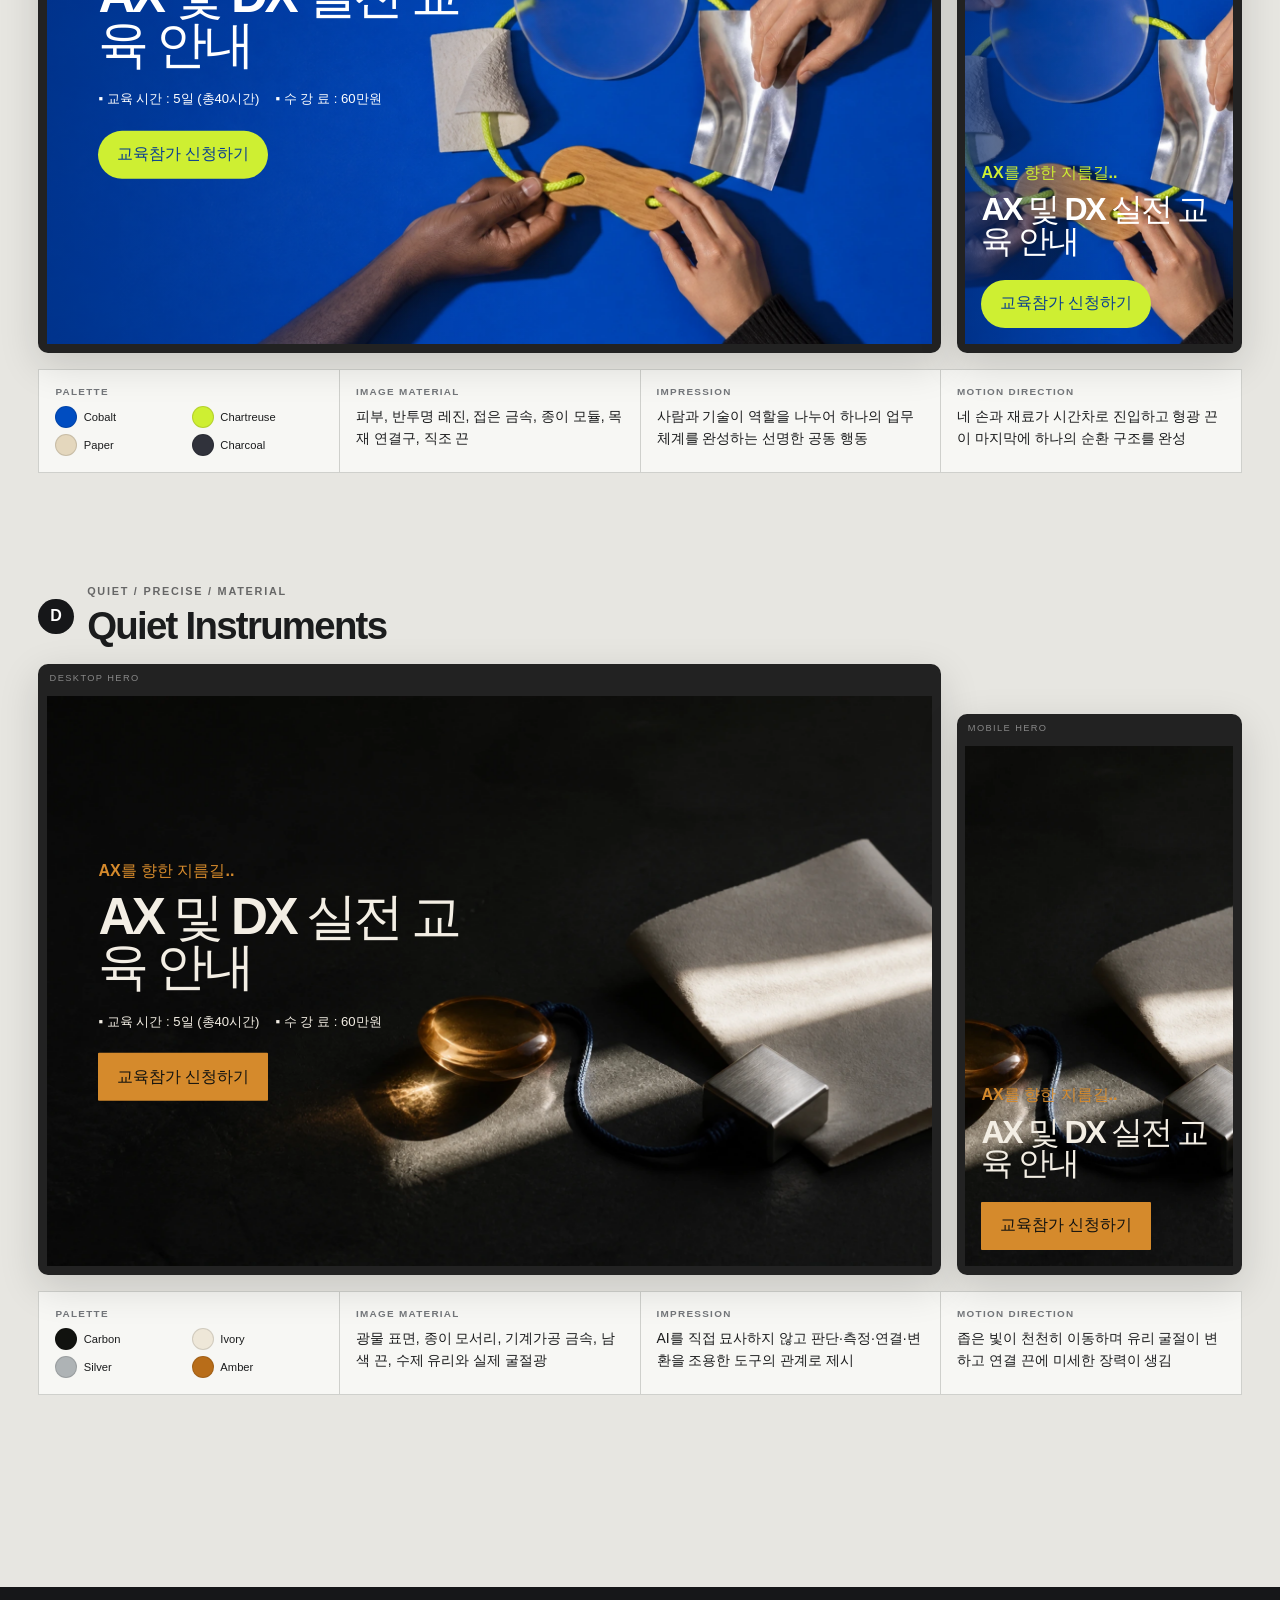
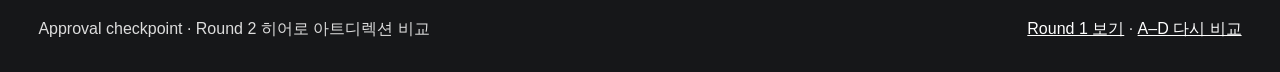
<file: round-2.html>
<!doctype html>
<html lang="ko">
  <head>
    <meta charset="UTF-8" />
    <meta name="viewport" content="width=device-width, initial-scale=1" />
    <title>AX·DX 교육 — Round 2 아트디렉션</title>
    <link rel="stylesheet" href="./styles.css" />
    <link rel="stylesheet" href="./round-2.css" />
  </head>
  <body class="round-2-page">
    <header class="preview-header">
      <div><p class="kicker">ART DIRECTION / ROUND 02</p><h1>AX·DX 교육 히어로 새 시안</h1></div>
      <p class="header-note">Round 1과 다른 소재·공간·시선 · PDF 원문은 동일</p>
    </header>

    <main>
      <section class="comparison" aria-labelledby="comparison-title">
        <div class="section-heading"><p class="kicker">ONE-SCREEN REVIEW</p><h2 id="comparison-title">Round 2 · A–D 비교</h2></div>
        <div class="comparison-grid">
          <a class="comparison-card r2-a" href="#concept-a"><span class="concept-id">A</span><img src="./public/assets/ax-education/concepts/round-2/a-editorial-evidence/hero.webp" alt="성과 증거물을 편집 아카이브처럼 구성한 Editorial Evidence 시안" /><span class="comparison-copy"><strong>Editorial Evidence</strong><small>성과 증거 · 독립 편집 아카이브</small></span></a>
          <a class="comparison-card r2-b" href="#concept-b"><span class="concept-id">B</span><img src="./public/assets/ax-education/concepts/round-2/b-spatial-curriculum/hero.webp" alt="단계별 문을 통과하는 공간으로 학습을 표현한 Spatial Curriculum 시안" /><span class="comparison-copy"><strong>Spatial Curriculum</strong><small>학습 경로 · 성장하는 공간</small></span></a>
          <a class="comparison-card r2-c" href="#concept-c"><span class="concept-id">C</span><img src="./public/assets/ax-education/concepts/round-2/c-collective-intelligence/hero.webp" alt="여러 사람의 손이 공동 체계를 만드는 Collective Intelligence 시안" /><span class="comparison-copy"><strong>Collective Intelligence</strong><small>집단지성 · 선명한 공동 행동</small></span></a>
          <a class="comparison-card r2-d" href="#concept-d"><span class="concept-id">D</span><img src="./public/assets/ax-education/concepts/round-2/d-quiet-instruments/hero.webp" alt="물성과 도구와 빛으로 지능을 표현한 Quiet Instruments 시안" /><span class="comparison-copy"><strong>Quiet Instruments</strong><small>조용한 기술 · 정밀한 물성</small></span></a>
        </div>
      </section>

      <section class="source-lock"><strong>Copy lock</strong><span>네 시안 모두 <code>docs/pdf-source-copy.md</code>의 같은 문구를 사용합니다. 이미지 내부에는 문구가 없습니다.</span></section>

      <section class="concept-detail r2-a" id="concept-a">
        <header class="concept-heading"><span class="concept-id">A</span><div><p class="kicker">EVIDENCE / ARCHIVE / EDITORIAL</p><h2>Editorial Evidence</h2></div></header>
        <div class="hero-review">
          <div class="device desktop-device"><span class="device-label">DESKTOP HERO</span><article class="hero hero-r2-a"><img src="./public/assets/ax-education/concepts/round-2/a-editorial-evidence/hero.webp" alt="" /><div class="hero-copy"><p>AX를 향한 지름길..</p><h3>AX 및 DX 실전 교육 안내</h3><div class="hero-meta"><span>▪ 교육 시간 : 5일 (총40시간)</span><span>▪ 수 강 료 : 60만원</span></div><button type="button">교육참가 신청하기</button></div></article></div>
          <div class="device mobile-device"><span class="device-label">MOBILE HERO</span><article class="hero hero-r2-a"><img src="./public/assets/ax-education/concepts/round-2/a-editorial-evidence/hero.webp" alt="" /><div class="hero-copy"><p>AX를 향한 지름길..</p><h3>AX 및 DX 실전 교육 안내</h3><button type="button">교육참가 신청하기</button></div></article></div>
        </div>
        <div class="concept-notes"><div><span>Palette</span><ul class="swatches"><li style="--swatch:#e5e0d6">Bone</li><li style="--swatch:#232321">Carbon</li><li style="--swatch:#8a9684">Sage</li><li style="--swatch:#b6412e">Vermilion</li></ul></div><div><span>Image material</span><p>엠보싱 종이, 트레이싱 필름, 아카이브 천, 사진 조각, 금속 스테이플</p></div><div><span>Impression</span><p>교육 홍보보다 ‘검증 가능한 결과와 축적된 사례’를 먼저 보여주는 인상</p></div><div><span>Motion direction</span><p>증거 레이어가 깊이 순서대로 열리고 붉은 원이 핵심 결과를 짚는 스크롤</p></div></div>
      </section>

      <section class="concept-detail r2-b" id="concept-b">
        <header class="concept-heading"><span class="concept-id">B</span><div><p class="kicker">PATH / THRESHOLD / GROWTH</p><h2>Spatial Curriculum</h2></div></header>
        <div class="hero-review">
          <div class="device desktop-device"><span class="device-label">DESKTOP HERO</span><article class="hero hero-r2-b"><img src="./public/assets/ax-education/concepts/round-2/b-spatial-curriculum/hero.webp" alt="" /><div class="hero-copy"><p>AX를 향한 지름길..</p><h3>AX 및 DX 실전 교육 안내</h3><div class="hero-meta"><span>▪ 교육 시간 : 5일 (총40시간)</span><span>▪ 수 강 료 : 60만원</span></div><button type="button">교육참가 신청하기</button></div></article></div>
          <div class="device mobile-device"><span class="device-label">MOBILE HERO</span><article class="hero hero-r2-b"><img src="./public/assets/ax-education/concepts/round-2/b-spatial-curriculum/hero.webp" alt="" /><div class="hero-copy"><p>AX를 향한 지름길..</p><h3>AX 및 DX 실전 교육 안내</h3><button type="button">교육참가 신청하기</button></div></article></div>
        </div>
        <div class="concept-notes"><div><span>Palette</span><ul class="swatches"><li style="--swatch:#d7c8ae">Limestone</li><li style="--swatch:#a9875e">Timber</li><li style="--swatch:#7f9994">Teal</li><li style="--swatch:#173b66">Cobalt</li></ul></div><div><span>Image material</span><p>광물성 벽, 목재 문, 반투명 유리, 금속 프레임, 직물 단</p></div><div><span>Impression</span><p>교육을 설명하지 않고도 단계별 통과와 역량 성장을 공간으로 이해시키는 인상</p></div><div><span>Motion direction</span><p>스크롤할수록 카메라가 다음 문으로 전진하고 재료가 거친 것에서 정밀한 것으로 변화</p></div></div>
      </section>

      <section class="concept-detail r2-c" id="concept-c">
        <header class="concept-heading"><span class="concept-id">C</span><div><p class="kicker">COLLECTIVE / ICONIC / DIRECT</p><h2>Collective Intelligence</h2></div></header>
        <div class="hero-review">
          <div class="device desktop-device"><span class="device-label">DESKTOP HERO</span><article class="hero hero-r2-c"><img src="./public/assets/ax-education/concepts/round-2/c-collective-intelligence/hero.webp" alt="" /><div class="hero-copy"><p>AX를 향한 지름길..</p><h3>AX 및 DX 실전 교육 안내</h3><div class="hero-meta"><span>▪ 교육 시간 : 5일 (총40시간)</span><span>▪ 수 강 료 : 60만원</span></div><button type="button">교육참가 신청하기</button></div></article></div>
          <div class="device mobile-device"><span class="device-label">MOBILE HERO</span><article class="hero hero-r2-c"><img src="./public/assets/ax-education/concepts/round-2/c-collective-intelligence/hero.webp" alt="" /><div class="hero-copy"><p>AX를 향한 지름길..</p><h3>AX 및 DX 실전 교육 안내</h3><button type="button">교육참가 신청하기</button></div></article></div>
        </div>
        <div class="concept-notes"><div><span>Palette</span><ul class="swatches"><li style="--swatch:#004dc1">Cobalt</li><li style="--swatch:#ceef32">Chartreuse</li><li style="--swatch:#e4d7bd">Paper</li><li style="--swatch:#30323b">Charcoal</li></ul></div><div><span>Image material</span><p>피부, 반투명 레진, 접은 금속, 종이 모듈, 목재 연결구, 직조 끈</p></div><div><span>Impression</span><p>사람과 기술이 역할을 나누어 하나의 업무 체계를 완성하는 선명한 공동 행동</p></div><div><span>Motion direction</span><p>네 손과 재료가 시간차로 진입하고 형광 끈이 마지막에 하나의 순환 구조를 완성</p></div></div>
      </section>

      <section class="concept-detail r2-d" id="concept-d">
        <header class="concept-heading"><span class="concept-id">D</span><div><p class="kicker">QUIET / PRECISE / MATERIAL</p><h2>Quiet Instruments</h2></div></header>
        <div class="hero-review">
          <div class="device desktop-device"><span class="device-label">DESKTOP HERO</span><article class="hero hero-r2-d"><img src="./public/assets/ax-education/concepts/round-2/d-quiet-instruments/hero.webp" alt="" /><div class="hero-copy"><p>AX를 향한 지름길..</p><h3>AX 및 DX 실전 교육 안내</h3><div class="hero-meta"><span>▪ 교육 시간 : 5일 (총40시간)</span><span>▪ 수 강 료 : 60만원</span></div><button type="button">교육참가 신청하기</button></div></article></div>
          <div class="device mobile-device"><span class="device-label">MOBILE HERO</span><article class="hero hero-r2-d"><img src="./public/assets/ax-education/concepts/round-2/d-quiet-instruments/hero.webp" alt="" /><div class="hero-copy"><p>AX를 향한 지름길..</p><h3>AX 및 DX 실전 교육 안내</h3><button type="button">교육참가 신청하기</button></div></article></div>
        </div>
        <div class="concept-notes"><div><span>Palette</span><ul class="swatches"><li style="--swatch:#11120f">Carbon</li><li style="--swatch:#eee7d8">Ivory</li><li style="--swatch:#aeb3b5">Silver</li><li style="--swatch:#b86d19">Amber</li></ul></div><div><span>Image material</span><p>광물 표면, 종이 모서리, 기계가공 금속, 남색 끈, 수제 유리와 실제 굴절광</p></div><div><span>Impression</span><p>AI를 직접 묘사하지 않고 판단·측정·연결·변환을 조용한 도구의 관계로 제시</p></div><div><span>Motion direction</span><p>좁은 빛이 천천히 이동하며 유리 굴절이 변하고 연결 끈에 미세한 장력이 생김</p></div></div>
      </section>
    </main>

    <footer><p>Approval checkpoint · Round 2 히어로 아트디렉션 비교</p><span><a href="./index.html#comparison-title">Round 1 보기</a> · <a href="#comparison-title">A–D 다시 비교</a></span></footer>
  </body>
</html>
</file>
<file: concept-b/style.css>
:root{
  --blue:#164dff;
  --ink:#080808;
  --paper:#fff;
  --soft:#ededed;
  --rule:#b8b8b8;
  --content-max:1320px;
  --benefits-image-position:50% 50%;
  --title-section:clamp(2.5rem,4.5vw,4.5rem);
  --copy-feature:clamp(1.35rem,2.05vw,2rem);
  --copy-body:clamp(1rem,1.25vw,1.2rem);
}

*{box-sizing:border-box}
html{scroll-behavior:smooth}
body{margin:0;color:var(--ink);font-family:"Pretendard Variable",Pretendard,"SUIT Variable",SUIT,"Noto Sans KR","Malgun Gothic",sans-serif;word-break:keep-all;overflow-wrap:break-word}
button,input{font:inherit}
.sr-only{position:absolute!important;width:1px!important;height:1px!important;padding:0!important;margin:-1px!important;overflow:hidden!important;clip:rect(0,0,0,0)!important;white-space:nowrap!important;border:0!important}

.hero{height:100vh;min-height:780px;position:relative;background:#000;overflow:hidden}
.hero>img{width:100%;height:100%;object-fit:cover;opacity:.8;transform:scale(1.03);animation:enter 1.2s cubic-bezier(.2,.7,.2,1) both}
.hero:after{content:"";position:absolute;inset:0;background:linear-gradient(90deg,rgba(0,0,0,.78) 0,rgba(0,0,0,.12) 65%)}
.hero-title{position:absolute;z-index:1;left:max(34px,calc((100vw - var(--content-max))/2));bottom:8vh;color:#fff}
.hero-title p{font-size:24px;font-weight:700;color:#8eabff}
.hero-title h1{font-size:clamp(76px,9.3vw,142px);line-height:.84;letter-spacing:-.075em;margin:22px 0 0;text-wrap:balance}

.intro{display:grid;grid-template-columns:1.15fr .85fr;min-height:1100px}
.intro-statement{background:var(--blue);color:#fff;padding:140px max(50px,calc((100vw - var(--content-max))/2));padding-right:70px;font-size:clamp(37px,4vw,62px);line-height:1.24;letter-spacing:-.055em;font-weight:720}
.intro-statement p{margin:0 0 100px}
.intro-facts{padding:145px max(34px,calc((100vw - var(--content-max))/2)) 110px 70px}
.intro-facts>div{padding:0 0 48px;margin-bottom:48px;border-bottom:1px solid #aaa}
.intro-facts h2,.benefit-end h2,.application h2{font-size:19px;color:var(--blue);margin:0 0 24px}
.intro-facts p{font-size:19px;line-height:1.65;margin:8px 0}
.intro-facts .big{font-size:46px;font-weight:720}
.price strong{font-size:66px;line-height:1}
.price p:last-child strong{font-size:38px}
.cta{display:inline-flex;min-height:60px;align-items:center;justify-content:center;padding:0 30px;border:0;background:var(--blue);color:#fff;text-decoration:none;border-radius:0;font-weight:750;font-size:18px;cursor:pointer}

.benefits{background:var(--ink);color:#fff;padding:120px max(32px,calc((100vw - var(--content-max))/2))}
.benefit-head{padding:32px 0 40px;border-bottom:1px solid #444}
.benefits-title{font-size:var(--title-section);line-height:1.08;letter-spacing:-.055em;margin:0;word-break:keep-all;overflow-wrap:break-word;text-wrap:balance}
.benefit-stage{display:grid;grid-template-columns:minmax(360px,.82fr) minmax(560px,1.18fr);gap:clamp(60px,7vw,112px);align-items:start;position:relative}
.benefit-visual{position:sticky;top:clamp(88px,12vh,132px);width:100%;height:min(72vh,760px);aspect-ratio:4/5;margin:clamp(72px,11vh,128px) 0 0;overflow:hidden;background:#171717}
.benefit-image-stack{position:absolute;inset:0}
.benefit-image{position:absolute;inset:0;display:block;width:100%;height:100%;object-fit:cover;object-position:var(--benefits-image-position);opacity:0;transition:opacity .38s ease;will-change:opacity}
.benefit-image:first-child,.benefit-image.active{opacity:1}
.benefit-copy{position:relative;padding-top:36px;min-width:0}
.progress{position:sticky;top:30px;z-index:4;width:68px;height:68px;margin:0 0 0 auto;filter:drop-shadow(0 0 18px rgba(0,0,0,.55))}
.progress svg{display:block;width:100%;height:100%;transform:rotate(-90deg)}
.progress circle{fill:none;stroke-width:5.5}
.progress-track{stroke:#3a3a3a}
.progress-value{stroke:var(--blue);stroke-linecap:round;stroke-dasharray:169.646;stroke-dashoffset:var(--progress-offset,135.717);transition:stroke-dashoffset .42s cubic-bezier(.22,.75,.2,1)}
.benefit-copy article{min-height:72vh;display:flex;flex-direction:column;justify-content:center;border-bottom:1px solid #444;opacity:.32;transform:translateY(12px);transition:opacity .38s ease,transform .42s ease}
.benefit-copy article.past{opacity:.16}
.benefit-copy article.active{opacity:1;transform:translateY(0)}
.benefit-copy-text{font-size:var(--copy-feature);line-height:1.48;letter-spacing:-.025em;margin:0;max-width:46rem;word-break:keep-all;overflow-wrap:break-word}
.benefit-mobile-media{display:none}
.no-js .progress{display:none}
.no-js .benefit-copy article{opacity:1;transform:none}
.no-js .benefit-image:not(:first-child){display:none}
.benefit-end{display:grid;grid-template-columns:minmax(0,1fr) minmax(0,1fr);gap:70px;padding:110px 0 20px}
.benefit-end p{font-size:24px;line-height:1.55;max-width:48rem;margin:0}

.curriculum{padding:150px max(32px,calc((100vw - var(--content-max))/2));background:var(--paper)}
.curriculum h2{font-size:var(--title-section);line-height:1.08;letter-spacing:-.055em;max-width:1050px;margin:0 0 64px;word-break:keep-all;overflow-wrap:break-word;text-wrap:balance}
.curriculum-table-scroll{width:100%;overflow-x:auto;overscroll-behavior-inline:contain;border-top:6px solid var(--ink);border-bottom:1px solid var(--ink);background:#fff;scrollbar-gutter:stable}
.curriculum-table-scroll:focus-visible{outline:3px solid var(--blue);outline-offset:4px}
.curriculum-table{width:100%;min-width:1100px;border-collapse:collapse;table-layout:fixed;font-size:16px;line-height:1.55}
.curriculum-table .col-topic{width:20%}.curriculum-table .col-course{width:39%}.curriculum-table .col-material{width:25%}.curriculum-table .col-time{width:8%}.curriculum-table .col-note{width:8%}
.curriculum-table th,.curriculum-table td{padding:20px 18px;border-bottom:1px solid #c9c9c9;border-right:1px solid #d9d9d9;vertical-align:top;text-align:left}
.curriculum-table th:last-child,.curriculum-table td:last-child{border-right:0}
.curriculum-table thead th{position:sticky;top:0;z-index:2;background:var(--ink);color:#fff;font-weight:750;border-color:#444;padding-block:18px}
.curriculum-table tbody th[scope="rowgroup"]{font-weight:750;background:#f0f3ff;border-left:7px solid var(--blue)}
.curriculum-table tbody tr:nth-child(even) td{background:#fafafa}
.curriculum-table td:nth-last-child(-n+2),.curriculum-table thead th:nth-last-child(-n+2){text-align:center}
.curriculum-table .curriculum-total th,.curriculum-table .curriculum-total td{background:var(--blue)!important;color:#fff;font-weight:800;border-color:#5379ff;font-size:20px;vertical-align:middle}
.curriculum-actions{display:flex;justify-content:flex-end;margin-top:42px}

.schedule{padding:150px max(32px,calc((100vw - var(--content-max))/2));background:#fff}
.schedule>h2{font-size:clamp(4rem,8vw,7.25rem);line-height:.9;letter-spacing:-.075em;max-width:1050px;margin:0 0 100px;text-wrap:balance}
.schedule-meta{display:grid;grid-template-columns:1fr 2fr 1fr;gap:28px;border-top:8px solid #000;border-bottom:1px solid #000;padding:32px 0 70px;font-size:19px;line-height:1.55}
.schedule-meta p{margin:0}.schedule-meta strong{font-size:44px}
.schedule h3{margin:80px 0 24px;color:var(--blue);font-size:20px}
.schedule-list{border:0;padding:0;margin:0;display:grid;grid-template-columns:repeat(2,minmax(0,1fr));gap:12px}
.schedule-list label{position:relative;display:block;cursor:pointer}
.schedule-list input{position:absolute;z-index:2;inset:0;width:100%;height:100%;margin:0;opacity:0;cursor:pointer}
.schedule-list span{min-height:82px;display:flex;align-items:center;padding:20px 64px 20px 24px;border:2px solid #b7b7b7;background:#fff;font-size:clamp(18px,1.65vw,25px);font-weight:650;line-height:1.25;position:relative;transition:border-color .18s ease,background-color .18s ease,color .18s ease}
.schedule-list span:after{content:"";position:absolute;width:20px;height:20px;border:2px solid #555;border-radius:50%;right:22px;top:50%;transform:translateY(-50%);box-shadow:inset 0 0 0 4px #fff}
.schedule-list input:checked+span{background:var(--blue);border-color:var(--blue);color:#fff}
.schedule-list input:checked+span:after{background:#fff;border-color:#fff;box-shadow:inset 0 0 0 5px var(--blue)}
.schedule-list input:focus-visible+span{outline:4px solid #86a2ff;outline-offset:3px}

.application{padding:150px max(32px,calc((100vw - var(--content-max))/2));display:grid;grid-template-columns:minmax(0,1fr) minmax(0,1fr);gap:90px;background:var(--soft)}
.form-fields{display:grid;grid-template-columns:repeat(2,minmax(0,1fr));gap:28px 24px;align-content:start}
.form-fields>h2{grid-column:1/-1;margin-bottom:10px}
.form-field,.phone-field{display:block;margin:0}
.phone-field{grid-column:1/-1}
.application label span,.phone-field>label span,.payment p{display:block;font-size:17px;font-weight:650;margin-bottom:10px}
.application input{width:100%;height:56px;border:1px solid #888;border-radius:0;background:#fff;padding:0 15px;font-size:18px;outline:none}
.application input:focus{border-color:var(--blue);box-shadow:0 0 0 3px rgba(22,77,255,.18)}
.phone-control{display:grid;grid-template-columns:minmax(0,1fr) 136px;gap:10px}
.verification-button{height:56px;border:2px solid var(--blue);background:var(--blue);color:#fff;font-weight:750;cursor:pointer}
.verification-button:disabled{border-color:#a9a9a9;background:#d5d5d5;color:#777;cursor:not-allowed}
.verification-button:focus-visible{outline:3px solid #86a2ff;outline-offset:3px}
.payment{background:#fff;padding:46px}
.payment-options{display:grid;grid-template-columns:1fr 1fr;margin:24px 0}
.payment-options button{height:58px;background:#fff;border:1px solid #888;font-size:18px}
.payment-options button.selected{background:#000;color:#fff}
.payment label{display:block;margin:32px 0}
.payment .cta{width:100%;margin-top:30px}

@keyframes enter{from{opacity:0;transform:scale(1.12)}to{opacity:.8;transform:scale(1.03)}}

@media(max-width:760px){
  :root{--title-section:clamp(2.25rem,10vw,3.1rem);--copy-feature:clamp(1.25rem,5.8vw,1.55rem)}
  .hero{min-height:720px}.hero-title{left:18px;bottom:54px}.hero-title h1{font-size:60px}
  .intro{grid-template-columns:1fr}.intro-statement{padding:82px 18px;font-size:31px}.intro-statement br{display:none}.intro-facts{padding:78px 18px}
  .benefits{padding:72px 18px}.benefit-head{padding:0 0 30px}.benefit-stage{display:block}
  .benefit-visual{display:none}.benefit-copy{padding-top:0}.progress{display:none}
  .benefit-copy article,.benefit-copy article.past,.benefit-copy article.active{min-height:auto;padding:46px 0;opacity:1;transform:none}
  .benefit-mobile-media:not(:empty){display:block;aspect-ratio:4/5;margin:0 0 28px;overflow:hidden;background:#171717}
  .benefit-mobile-media img{display:block;width:100%;height:100%;object-fit:cover;object-position:var(--benefits-image-position)}
  .benefit-end{grid-template-columns:1fr;gap:50px;padding-top:76px}.benefit-end p{font-size:21px}
  .curriculum{padding:82px 18px}.curriculum h2{margin-bottom:42px}.curriculum-table-scroll{overflow-x:auto}.curriculum-table{min-width:980px}.curriculum-table th,.curriculum-table td{padding:16px 14px}.curriculum-actions{justify-content:stretch}.curriculum-actions .cta{width:100%}
  .schedule{padding:82px 18px}.schedule>h2{font-size:54px;margin-bottom:62px}.schedule-meta{grid-template-columns:1fr;gap:26px}.schedule-list{grid-template-columns:1fr}.schedule-list span{font-size:19px;min-height:70px}
  .application{padding:82px 18px;grid-template-columns:1fr;gap:54px}.form-fields{grid-template-columns:1fr;gap:24px}.form-fields>h2,.phone-field{grid-column:auto}.phone-control{grid-template-columns:minmax(0,1fr) 112px}.payment{padding:28px 20px}
}

@media(prefers-reduced-motion:reduce){
  html{scroll-behavior:auto}*{animation:none!important;transition:none!important}
  .benefit-visual{position:relative;top:auto}.progress{display:none}.benefit-copy article,.benefit-copy article.past,.benefit-copy article.active{opacity:1;transform:none}
}
</file>
<file: concept-c-public/style.css>
:root{--blue:#164dff;--blue-dark:#17396f;--blue-soft:#eef3ff;--ink:#202632;--muted:#596273;--line:#d8dee8;--page:#f5f7fa;--paper:#fff;--content:1160px}
*{box-sizing:border-box}
html{scroll-padding-top:78px}
body{margin:0;background:var(--page);color:var(--ink);font-family:Pretendard,"Noto Sans KR",sans-serif;font-size:16px;line-height:1.62;word-break:keep-all;overflow-wrap:break-word}
button,input{font:inherit}
.container{width:min(calc(100% - 48px),var(--content));margin-inline:auto}
.sr-only,.svg-defs{position:absolute!important;width:1px!important;height:1px!important;padding:0!important;margin:-1px!important;overflow:hidden!important;clip:rect(0,0,0,0)!important;white-space:nowrap!important;border:0!important}
.skip-link{position:fixed;z-index:20;top:8px;left:8px;padding:10px 16px;background:#fff;color:var(--blue);border:2px solid var(--blue);transform:translateY(-150%)}
.skip-link:focus{transform:none}

.hero{height:min(100vh,56.25vw);min-height:min(780px,100vh);position:relative;background:#000;overflow:hidden}
.hero-media,.hero-poster,.hero-video{position:absolute;inset:0;width:100%;height:100%}
.hero-media{background:#000}.hero-poster,.hero-video{display:block;object-fit:cover;object-position:50% 50%}.hero-poster{z-index:0}.hero-video{z-index:1;border:0;opacity:0;transition:opacity .4s ease}.hero-video.is-ready{opacity:1}
.hero:after{content:"";position:absolute;z-index:2;inset:0;background:linear-gradient(to bottom,rgba(0,0,0,.82) 0%,rgba(0,0,0,.1) 32%,rgba(0,0,0,.1) 65%,rgba(0,0,0,.9) 100%),linear-gradient(90deg,rgba(0,0,0,.72) 0%,rgba(0,0,0,.08) 68%);pointer-events:none}
.hero-title{position:absolute;z-index:3;left:max(34px,calc((100vw - 1320px)/2));bottom:8vh;color:#fff}.hero-title p{font-size:24px;font-weight:700;color:#8eabff}.hero-title h1{font-size:clamp(76px,9.3vw,142px);line-height:.84;letter-spacing:-.075em;margin:22px 0 0;text-wrap:balance}

.facts{padding:72px 0;background:var(--page)}
.facts-grid{display:grid;grid-template-columns:repeat(3,minmax(0,1fr));gap:16px}
.fact-card{height:230px;padding:24px;background:#fff;border:1px solid var(--line);border-radius:5px;display:flex;flex-direction:column;align-items:flex-start}
.fact-icon{width:26px;height:26px;margin-bottom:24px;fill:none;stroke:var(--blue);stroke-width:1.8;stroke-linecap:round;stroke-linejoin:round}
.fact-card h2{font-size:16px;line-height:1.45;margin:0 0 10px;color:var(--muted);font-weight:700}
.fact-card p{font-size:15px;line-height:1.62;margin:0;color:var(--ink)}

.anchor-nav{position:relative;background:#fff;border-block:1px solid var(--line)}
.anchor-links{display:flex;align-items:center;justify-content:center;gap:44px;min-height:68px;overflow-x:auto;scrollbar-width:thin}
.anchor-links a{position:relative;display:flex;align-items:center;min-height:68px;color:var(--muted);text-decoration:none;font-size:16px;white-space:nowrap}
.anchor-links a.active,.anchor-links a:hover{color:var(--blue)}.anchor-links a.active:after{content:"";position:absolute;left:0;right:0;bottom:-1px;height:3px;background:var(--blue)}

.section{padding:88px 0;scroll-margin-top:20px}.section h2{font-size:28px;line-height:1.35;letter-spacing:-.02em;margin:0;color:var(--ink)}
.overview{background:#fff}.reading-layout{display:grid;grid-template-columns:280px minmax(0,1fr);gap:72px}.document-copy{max-width:760px}.document-copy p{font-size:18px;line-height:1.65;margin:0 0 28px}.document-copy p:last-child{margin-bottom:0;color:var(--muted);font-size:16px}
.benefits{background:var(--page)}.benefit-list{border-top:1px solid var(--line)}.benefit-list p{font-size:17px;line-height:1.65;margin:0;padding:24px 0;border-bottom:1px solid var(--line)}

.curriculum{background:#fff}.curriculum h2{margin-bottom:34px}.curriculum-table-scroll{width:100%;overflow-x:auto;overscroll-behavior-inline:contain;border:1px solid var(--line);background:#fff}.curriculum-table-scroll:focus-visible{outline:3px solid rgba(22,77,255,.35);outline-offset:3px}
.curriculum-table{width:100%;min-width:1050px;border-collapse:collapse;table-layout:fixed;font-size:15px;line-height:1.55}.curriculum-table .col-topic{width:20%}.curriculum-table .col-course{width:39%}.curriculum-table .col-material{width:25%}.curriculum-table .col-time{width:8%}.curriculum-table .col-note{width:8%}
.curriculum-table th,.curriculum-table td{padding:16px 14px;border-bottom:1px solid var(--line);border-right:1px solid var(--line);vertical-align:top;text-align:left}.curriculum-table th:last-child,.curriculum-table td:last-child{border-right:0}.curriculum-table thead th{background:var(--blue-dark);color:#fff;font-weight:700}.curriculum-table tbody th[scope="rowgroup"]{background:var(--blue-soft);font-weight:700}.curriculum-table tbody tr:nth-child(even) td{background:#f8fafc}.curriculum-table td:nth-last-child(-n+2),.curriculum-table thead th:nth-last-child(-n+2){text-align:center}.curriculum-total th,.curriculum-total td{background:#eef1f5!important;font-weight:700;border-top:2px solid #98a3b3}
.section-action{display:flex;justify-content:flex-end;margin-top:28px}.primary-button{height:50px;display:inline-flex;align-items:center;justify-content:center;padding:0 26px;border:1px solid var(--blue);border-radius:5px;background:var(--blue);color:#fff;text-decoration:none;font-size:16px;font-weight:700;cursor:pointer}.primary-button:hover{background:#0f40dc}.primary-button:focus-visible{outline:3px solid rgba(22,77,255,.35);outline-offset:3px}

.schedule{background:var(--page)}.schedule> .container > h2{margin-bottom:34px}.schedule-meta{display:grid;grid-template-columns:1fr 1.45fr .8fr;gap:24px;padding:24px;border:1px solid var(--line);border-radius:5px;background:#fff}.schedule-meta p{font-size:16px;line-height:1.6;margin:0}.schedule h3{font-size:21px;line-height:1.45;margin:48px 0 20px}.schedule-list{border:0;padding:0;margin:0;display:grid;grid-template-columns:repeat(2,minmax(0,1fr));gap:12px}.schedule-list label{position:relative;display:block;cursor:pointer}.schedule-list input{position:absolute;z-index:2;inset:0;width:100%;height:100%;margin:0;opacity:0;cursor:pointer}.schedule-list span{min-height:64px;display:flex;align-items:center;padding:16px 54px 16px 18px;border:1px solid var(--line);border-radius:5px;background:#fff;font-size:16px;line-height:1.45;position:relative;transition:border-color .18s ease,background-color .18s ease}.schedule-list span:after{content:"";position:absolute;width:18px;height:18px;border:1px solid #7a8493;border-radius:50%;right:18px;top:50%;transform:translateY(-50%);box-shadow:inset 0 0 0 4px #fff}.schedule-list input:checked+span{background:var(--blue-soft);border-color:var(--blue)}.schedule-list input:checked+span:after{background:var(--blue);border-color:var(--blue)}.schedule-list input:focus-visible+span{outline:3px solid rgba(22,77,255,.35);outline-offset:3px}

.application{background:#fff}.application-grid{display:grid;grid-template-columns:minmax(0,1fr) minmax(0,1fr);gap:56px}.form-fields{display:grid;grid-template-columns:repeat(2,minmax(0,1fr));gap:22px 18px;align-content:start}.form-fields>h2{grid-column:1/-1;margin-bottom:8px}.form-field,.phone-field{display:block;margin:0}.phone-field{grid-column:1/-1}.application label span,.phone-field>label span,.payment p{display:block;font-size:15px;font-weight:700;margin-bottom:8px}.application input{width:100%;height:50px;border:1px solid #aeb7c5;border-radius:5px;background:#fff;padding:0 14px;font-size:16px;outline:none}.application input:focus-visible{border-color:var(--blue);box-shadow:0 0 0 3px rgba(22,77,255,.14)}.phone-control{display:grid;grid-template-columns:minmax(0,1fr) 124px;gap:10px}.verification-button{height:50px;border:1px solid var(--blue);border-radius:5px;background:var(--blue);color:#fff;font-size:15px;font-weight:700;cursor:pointer}.verification-button:disabled{border-color:#c7ced8;background:#e4e8ee;color:#7a8493;cursor:not-allowed}.verification-button:focus-visible{outline:3px solid rgba(22,77,255,.35);outline-offset:3px}.payment{border:1px solid var(--line);border-radius:5px;background:var(--page);padding:30px}.payment h2{font-size:21px;margin-bottom:28px}.payment-options{display:grid;grid-template-columns:1fr 1fr;margin:18px 0 26px}.payment-options button{height:50px;background:#fff;border:1px solid #aeb7c5;font-size:15px}.payment-options button:first-child{border-radius:5px 0 0 5px}.payment-options button:last-child{border-radius:0 5px 5px 0}.payment-options button.selected{border-color:var(--blue);background:var(--blue-soft);color:var(--blue);font-weight:700}.payment label{display:block;margin:0 0 24px}.payment .primary-button{width:100%}

@media(max-width:900px){.facts-grid{grid-template-columns:repeat(2,minmax(0,1fr))}.reading-layout{grid-template-columns:220px minmax(0,1fr);gap:42px}.application-grid{gap:32px}.schedule-meta{grid-template-columns:1fr 1fr}.schedule-meta p:last-child{grid-column:1/-1}}
@media(max-width:600px){.container{width:min(calc(100% - 36px),var(--content))}.hero{height:100svh;min-height:720px;max-height:844px}.hero-poster,.hero-video{object-fit:contain;object-position:50% 28%}.hero-title{left:18px;bottom:54px}.hero-title p{font-size:20px}.hero-title h1{font-size:60px}.facts{padding:48px 0}.facts-grid{grid-template-columns:1fr;gap:12px}.fact-card{height:230px;padding:22px}.anchor-links{justify-content:flex-start;gap:30px}.section{padding:56px 0}.section h2{font-size:26px}.reading-layout{grid-template-columns:1fr;gap:30px}.document-copy p{font-size:17px}.benefit-list p{font-size:16px;padding:22px 0}.curriculum h2{font-size:26px}.curriculum-table{min-width:980px}.curriculum-table th,.curriculum-table td{padding:14px 12px}.section-action{justify-content:stretch}.section-action .primary-button{width:100%}.schedule-meta{grid-template-columns:1fr;padding:20px}.schedule-meta p:last-child{grid-column:auto}.schedule h3{margin-top:38px}.schedule-list{grid-template-columns:1fr}.application-grid{grid-template-columns:1fr;gap:36px}.form-fields{grid-template-columns:1fr}.form-fields>h2,.phone-field{grid-column:auto}.phone-control{grid-template-columns:minmax(0,1fr) 112px}.payment{padding:24px 20px}}
@media(prefers-reduced-motion:reduce){html{scroll-behavior:auto}*{animation:none!important;transition:none!important}.hero-video{display:none}}
</file>
<file: human-workshop-landing.css>
:root{--ivory:#f3eddf;--paper:#fbf7ed;--ink:#102f58;--cobalt:#174fba;--cyan:#83c9d5;--charcoal:#212424;--orange:#e55f36;--line:rgba(16,47,88,.22);--shadow:0 22px 60px rgba(31,37,42,.13)}
*{box-sizing:border-box}html{scroll-behavior:smooth}body{margin:0;min-width:1180px;color:var(--charcoal);font-family:"Pretendard","Noto Sans KR","Apple SD Gothic Neo",sans-serif;background:var(--ivory);background-image:radial-gradient(rgba(16,47,88,.055) .7px,transparent .7px);background-size:5px 5px;line-height:1.65}.section-shell{width:1220px;margin:0 auto}.site-header{height:84px;padding:0 max(32px,calc((100vw - 1220px)/2));display:flex;align-items:center;gap:42px;border-bottom:1px solid var(--line);background:rgba(243,237,223,.94);position:sticky;top:0;z-index:20;backdrop-filter:blur(12px)}.brand{display:flex;align-items:center;gap:12px;text-decoration:none;color:var(--ink);font-weight:800;letter-spacing:-.03em;margin-right:auto}.brand-mark{width:42px;height:42px;border-radius:50% 50% 45% 55%;background:var(--cobalt);color:white;display:inline-grid;place-items:center;font-family:Georgia,serif;font-size:15px;transform:rotate(-4deg)}nav{display:flex;gap:30px}nav a,.text-link{color:var(--ink);text-decoration:none;font-weight:700;font-size:14px}.button{display:inline-flex;justify-content:center;align-items:center;min-height:52px;padding:0 26px;border:0;border-radius:999px;background:var(--ink);color:white;text-decoration:none;font:800 15px/1 inherit;cursor:pointer;box-shadow:5px 6px 0 var(--cyan);transition:.18s ease}.button:hover{transform:translate(-2px,-2px);box-shadow:7px 8px 0 var(--cyan)}.button-small{min-height:42px;padding:0 20px;font-size:13px}.hero{min-height:700px;display:grid;grid-template-columns:46% 54%;align-items:center;padding:74px 0 90px;position:relative}.hero-copy{position:relative;z-index:2}.eyebrow{display:inline-block;margin:0 0 36px;padding:8px 15px;border:1px solid var(--ink);font-family:serif;font-weight:700;font-size:13px;transform:rotate(-1deg)}.hero-kicker{color:var(--cobalt);font:italic 700 24px Georgia,serif;margin:0 0 8px}.hero h1{font-family:Georgia,"Noto Serif KR",serif;color:var(--ink);font-size:75px;line-height:1.08;letter-spacing:-.065em;margin:0;max-width:600px;word-break:keep-all}.hero-actions{display:flex;align-items:center;gap:28px;margin-top:48px}.hero-collage{height:550px;position:relative}.blue-sheet{position:absolute;inset:70px 22px 42px 70px;background:var(--cobalt);transform:rotate(3deg);border-radius:4px;box-shadow:var(--shadow)}.hero-photo{position:absolute;inset:22px 66px 67px 14px;margin:0;clip-path:polygon(5% 0,100% 4%,96% 93%,69% 100%,0 94%,3% 32%);background:var(--paper);padding:13px;box-shadow:var(--shadow);transform:rotate(-2deg)}.hero-photo img{width:100%;height:100%;object-fit:cover;object-position:center;filter:saturate(.87) contrast(.96)}.paper-tab{position:absolute;background:#faf4e4;box-shadow:0 8px 22px rgba(0,0,0,.15)}.tab-one{width:130px;height:38px;right:9px;top:78px;transform:rotate(11deg)}.tab-two{width:105px;height:32px;left:-18px;bottom:83px;transform:rotate(-9deg)}.ink-circle{position:absolute;width:92px;height:92px;border:8px solid var(--orange);border-radius:47% 53% 44% 56%;right:35px;bottom:22px;transform:rotate(9deg)}.section-number{font:italic 700 18px Georgia,serif;color:var(--cobalt);border-bottom:2px solid var(--cobalt);width:max-content;margin-bottom:20px}.intro{border-top:1px solid var(--line);padding:105px 0;display:grid;grid-template-columns:110px 1.3fr .9fr;gap:44px}.intro-lead{font-family:Georgia,"Noto Serif KR",serif;color:var(--ink);font-weight:700;font-size:25px;letter-spacing:-.035em}.intro-lead p{margin:0 0 28px}.paper-card{background:var(--paper);border:1px solid rgba(16,47,88,.17);box-shadow:var(--shadow);padding:37px;position:relative}.paper-card:before{content:"";position:absolute;width:90px;height:22px;background:rgba(131,201,213,.48);top:-10px;left:calc(50% - 45px);transform:rotate(-2deg)}.paper-card h2,.fact-card h2{color:var(--ink);font-size:18px;margin:0 0 20px}.paper-card p{font-weight:650;font-size:15px}.facts{display:grid;grid-template-columns:1fr 1fr 1.25fr;gap:20px;padding-bottom:118px}.fact-card{min-height:205px;border:1px solid var(--ink);padding:34px;background:rgba(255,255,255,.25);position:relative}.fact-card strong{font:700 42px Georgia,serif;color:var(--cobalt)}.fact-card p{margin:10px 0 0;font-weight:650}.license-card{background:var(--ink);color:white;border:none;transform:rotate(1deg)}.license-card .button{margin-top:25px}.button-light{background:var(--paper);color:var(--ink);box-shadow:5px 6px 0 var(--orange)}.effects{background:var(--ink);color:white;padding:110px 0;position:relative;overflow:hidden}.effects:after{content:"";position:absolute;width:420px;height:420px;border:1px solid rgba(131,201,213,.28);border-radius:50%;right:-130px;top:-190px}.section-heading{display:flex;gap:38px;align-items:flex-start}.section-heading h2{font-family:Georgia,"Noto Serif KR",serif;font-size:40px;line-height:1.2;letter-spacing:-.04em;margin:0;color:inherit}.effects .section-number{color:var(--cyan);border-color:var(--cyan)}.effects-grid{display:grid;grid-template-columns:repeat(12,1fr);gap:20px;margin-top:60px}.effects-grid article{border-top:1px solid rgba(255,255,255,.38);padding:22px 18px 28px;min-height:200px}.effects-grid article:nth-child(1),.effects-grid article:nth-child(2),.effects-grid article:nth-child(3){grid-column:span 4}.effects-grid article:nth-child(4){grid-column:span 6}.effects-grid article:nth-child(5){grid-column:span 6}.effects-grid span{color:var(--cyan);font:italic 700 22px Georgia,serif}.effects-grid p{font-size:15px;font-weight:650}.certificate-strip{display:grid;grid-template-columns:1.4fr .8fr;gap:20px;margin-top:35px}.certificate-strip>div{background:var(--paper);color:var(--ink);padding:30px 36px}.certificate-strip h2{font-size:18px}.certificate-strip p{font-weight:700}.curriculum{padding:115px 0}.split-heading{justify-content:space-between;align-items:flex-end;margin-bottom:48px}.split-heading>div{display:flex;align-items:flex-start;gap:30px}.split-heading h2{color:var(--ink);font-size:34px}.table-frame{background:var(--paper);padding:12px;box-shadow:var(--shadow);transform:rotate(-.15deg)}table{width:100%;border-collapse:collapse;font-size:13px;line-height:1.45}th,td{border:1px solid rgba(16,47,88,.32);padding:14px 12px;vertical-align:middle}thead th{background:var(--ink);color:white;font-size:14px}tbody th{color:var(--ink);background:#e8e1d4;width:18%;text-align:left}tbody td:nth-child(2){width:40%}tbody td:nth-child(3){width:25%}tbody td:nth-child(4),tbody td:nth-child(5){text-align:center;width:7%}.total th,.total td{background:var(--cyan);font-weight:850}.source-note{width:max-content;margin:28px 0 0 auto;padding:10px 16px;background:#f2d55c;color:var(--ink);font-weight:750;transform:rotate(1deg)}.application{background:#d9e7e3;padding:110px 0}.application-heading{justify-content:space-between;border-bottom:1px solid var(--ink);padding-bottom:44px}.application-heading h2{font-size:48px;color:var(--ink)}.application-heading p{font-weight:800;color:var(--cobalt)}.application-facts{width:390px}.application-facts p{margin:0 0 10px;font-weight:700}.application-facts strong{font:700 30px Georgia,serif;color:var(--cobalt)}.schedule-list{border:0;padding:0;margin:55px 0 0}.schedule-list legend{font-size:20px;font-weight:850;color:var(--ink);margin-bottom:24px}.schedule-list{display:grid;grid-template-columns:repeat(5,1fr);gap:15px}.schedule-list label{cursor:pointer}.schedule-list input{position:absolute;opacity:0}.schedule-list span{display:flex;min-height:115px;padding:22px 19px;background:var(--paper);border:1px solid rgba(16,47,88,.24);font-weight:750;align-items:center;transition:.18s}.schedule-list input:checked+span{background:var(--cobalt);color:#fff;box-shadow:5px 6px 0 var(--ink);transform:translate(-2px,-2px)}.apply{padding:115px 0;display:grid;grid-template-columns:270px 1fr;gap:60px}.apply-title h2{font-family:Georgia,"Noto Serif KR",serif;color:var(--ink);font-size:35px}#application-form{background:var(--paper);padding:48px;box-shadow:var(--shadow)}.form-grid{display:grid;grid-template-columns:1fr 1fr;gap:28px}.form-grid label,.verify-row label,.amount{display:flex;flex-direction:column;gap:9px;font-weight:800;color:var(--ink)}input{width:100%;height:50px;border:0;border-bottom:2px solid var(--ink);background:rgba(255,255,255,.5);padding:0 14px;font:inherit;color:var(--charcoal);outline:none}input:focus{background:#fff;border-color:var(--cobalt)}.verify-row{display:grid;grid-template-columns:1fr auto;align-items:end;gap:16px;margin-top:28px}.button-outline{background:transparent;color:var(--ink);border:1px solid var(--ink);box-shadow:none}.payment{border:0;border-top:1px solid var(--line);margin:45px 0 0;padding:34px 0 0}.payment legend{font-size:22px;font-weight:850;color:var(--ink);padding-right:20px}.payment-grid{display:grid;grid-template-columns:1fr 1fr;gap:40px}.payment-grid>div>label{display:inline-flex;margin:8px 20px 0 0;align-items:center;gap:8px;font-weight:750}.payment-grid input[type=radio]{width:20px;height:20px}.amount input{font:700 30px Georgia,serif;color:var(--cobalt)}.submit-button{width:100%;margin-top:38px;min-height:60px}#form-status{display:block;text-align:center;color:var(--cobalt);font-weight:800;margin-top:18px}.contact{background:var(--orange);color:#fff;padding:70px 0}.contact-inner{display:grid;grid-template-columns:1fr auto auto;align-items:center;gap:55px}.contact h2{font:700 36px Georgia,"Noto Serif KR",serif;margin:0 0 15px}.contact p{margin:3px 0;font-weight:750}.contact a{font:700 48px Georgia,serif;color:#fff;text-decoration:none}.db-sheet{padding:75px 0;display:flex;align-items:flex-start;justify-content:space-between;border-bottom:1px solid var(--line)}.db-sheet h2{color:var(--ink);font-family:Georgia,"Noto Serif KR",serif}.db-sheet div{columns:2;column-gap:50px}.db-sheet p{margin:0 0 8px;font-weight:700}footer{background:var(--charcoal);color:white;padding:45px 0}footer .section-shell{display:flex;align-items:center;gap:18px}footer p{font-weight:800}footer a{margin-left:auto;color:white;font-weight:800}
@media(max-width:1179px){body{min-width:1180px}}
.schedule-list input{width:1px;height:1px}
.site-header{position:relative}
html{scroll-behavior:auto}
</file>
<file: styles.css>
:root {
  color: #1b1c1d;
  background: #e9e9e6;
  font-family: "Pretendard Variable", Pretendard, "Noto Sans KR", "Apple SD Gothic Neo", sans-serif;
  font-synthesis: none;
}

* { box-sizing: border-box; }
html { scroll-behavior: smooth; }
body { margin: 0; }
button, a { font: inherit; }
a { color: inherit; }
.kicker { margin: 0 0 .45rem; font-size: .68rem; font-weight: 800; letter-spacing: .16em; }

.preview-header {
  display: flex;
  align-items: end;
  justify-content: space-between;
  gap: 2rem;
  padding: 1.25rem clamp(1rem, 3vw, 3rem);
  color: #f5f4f0;
  background: #161719;
  border-bottom: 1px solid #343538;
}
.preview-header h1 { margin: 0; font-size: clamp(1.25rem, 2.1vw, 2.2rem); letter-spacing: -.04em; }
.header-note { margin: 0; color: #aaa; font-size: .82rem; }

main { padding: 0 clamp(1rem, 3vw, 3rem) 5rem; }
.comparison { min-height: calc(100vh - 92px); display: flex; flex-direction: column; justify-content: center; padding: 2rem 0; }
.section-heading { display: flex; align-items: end; justify-content: space-between; margin-bottom: 1rem; }
.section-heading h2 { margin: 0; font-size: clamp(1.4rem, 2.4vw, 2.4rem); letter-spacing: -.05em; }
.comparison-grid { display: grid; grid-template-columns: repeat(2, 1fr); gap: .8rem; }
.comparison-card { position: relative; display: grid; min-height: min(34vh, 340px); overflow: hidden; text-decoration: none; background: #222; border-radius: 2px; isolation: isolate; }
.comparison-card::after { content: ""; position: absolute; inset: 48% 0 0; z-index: 1; background: linear-gradient(transparent, rgba(0,0,0,.78)); }
.comparison-card img { position: absolute; inset: 0; width: 100%; height: 100%; object-fit: cover; transition: transform .5s ease; }
.comparison-card:hover img { transform: scale(1.025); }
.concept-id { display: grid; place-items: center; width: 2.2rem; height: 2.2rem; color: #fff; background: #161719; border-radius: 999px; font-weight: 900; }
.comparison-card > .concept-id { position: absolute; top: .8rem; left: .8rem; z-index: 2; }
.comparison-copy { align-self: end; z-index: 2; display: grid; gap: .15rem; padding: 1rem; color: #fff; }
.comparison-copy strong { font-size: clamp(1.05rem, 1.6vw, 1.55rem); }
.comparison-copy small { color: rgba(255,255,255,.7); }

.source-lock { display: flex; gap: 1rem; align-items: center; padding: 1rem 1.2rem; margin-bottom: 4rem; background: #fff; border-left: 4px solid #1e63d6; }
.source-lock strong { text-transform: uppercase; font-size: .72rem; letter-spacing: .1em; }
.source-lock span { color: #53575c; font-size: .86rem; }

.concept-detail { margin: 0 auto 7rem; max-width: 1600px; scroll-margin-top: 1rem; }
.concept-heading { display: flex; gap: .85rem; align-items: center; padding-bottom: 1rem; }
.concept-heading h2 { margin: 0; font-size: clamp(1.7rem, 3vw, 3.2rem); letter-spacing: -.045em; }
.concept-heading .kicker { color: #666; }
.hero-review { display: grid; grid-template-columns: minmax(0, 1fr) 285px; gap: 1rem; align-items: end; }
.device { position: relative; padding: 2rem .55rem .55rem; background: #222; border-radius: 10px; box-shadow: 0 12px 40px rgba(0,0,0,.14); }
.device-label { position: absolute; top: .6rem; left: .7rem; color: #888; font-size: .58rem; letter-spacing: .15em; }
.hero { position: relative; overflow: hidden; min-height: 570px; background: #ddd; isolation: isolate; }
.hero > img { position: absolute; inset: 0; z-index: -2; width: 100%; height: 100%; object-fit: cover; }
.hero-copy { position: absolute; left: clamp(1.3rem, 4vw, 4.5rem); top: 50%; width: min(42%, 620px); transform: translateY(-50%); }
.hero-copy p { margin: 0 0 .65rem; font-weight: 700; }
.hero-copy h3 { margin: 0; font-size: clamp(2rem, 4vw, 5rem); line-height: .98; letter-spacing: -.07em; }
.hero-meta { display: flex; flex-wrap: wrap; gap: .5rem 1rem; margin-top: 1.25rem; font-size: .82rem; }
.hero-copy button { margin-top: 1.4rem; padding: .85rem 1.15rem; border: 0; border-radius: 999px; font-weight: 800; }
.mobile-device .hero { min-height: 520px; }
.mobile-device .hero > img { width: 100%; object-position: 68% center; }
.mobile-device .hero-copy { left: 1rem; right: 1rem; top: auto; bottom: 1rem; width: auto; transform: none; }
.mobile-device .hero-copy h3 { font-size: 2rem; }

.hero-a .hero-copy { color: #18243a; }
.hero-a .hero-copy button { color: #fff; background: #2459d3; }
.hero-b::before { content: ""; position: absolute; inset: 0; z-index: -1; background: linear-gradient(90deg, rgba(2,9,17,.88), rgba(2,9,17,.15) 55%, transparent); }
.hero-b .hero-copy { color: #eef9fc; }
.hero-b .hero-copy p { color: #5ed4ef; }
.hero-b .hero-copy button { color: #04131f; background: #60d7ee; }
.hero-c .hero-copy { color: #26334c; }
.hero-c .hero-copy h3 { font-family: "Noto Serif KR", "Nanum Myeongjo", serif; font-weight: 700; letter-spacing: -.055em; }
.hero-c .hero-copy button { color: #fff; background: #26395f; border-radius: 2px; }
.hero-d .hero-copy { color: #1f1e1b; }
.hero-d .hero-copy h3 { max-width: 10ch; font-weight: 900; }
.hero-d .hero-copy p { color: #df2b1f; }
.hero-d .hero-copy button { color: #fff; background: #df2b1f; border-radius: 0; box-shadow: 7px 7px 0 #1f1e1b; }

.concept-notes { display: grid; grid-template-columns: repeat(4, 1fr); gap: 1px; margin-top: 1rem; background: #cfd0cc; border: 1px solid #cfd0cc; }
.concept-notes > div { padding: 1rem; background: #f7f7f4; }
.concept-notes > div > span { display: block; margin-bottom: .6rem; color: #73767a; font-size: .62rem; font-weight: 800; letter-spacing: .13em; text-transform: uppercase; }
.concept-notes p { margin: 0; font-size: .87rem; line-height: 1.55; }
.swatches { display: grid; grid-template-columns: repeat(2, 1fr); gap: .35rem; margin: 0; padding: 0; list-style: none; }
.swatches li { display: flex; align-items: center; gap: .4rem; font-size: .7rem; }
.swatches li::before { content: ""; width: 1.25rem; height: 1.25rem; background: var(--swatch); border: 1px solid rgba(0,0,0,.12); border-radius: 999px; }

footer { display: flex; justify-content: space-between; gap: 1rem; padding: 2rem clamp(1rem, 3vw, 3rem); color: #ddd; background: #161719; }
footer p { margin: 0; }

@media (max-width: 900px) {
  .preview-header { align-items: start; flex-direction: column; gap: .6rem; }
  .comparison { min-height: auto; }
  .comparison-grid { grid-template-columns: 1fr; }
  .comparison-card { min-height: 230px; }
  .hero-review { grid-template-columns: 1fr; }
  .mobile-device { width: min(100%, 320px); justify-self: center; }
  .concept-notes { grid-template-columns: repeat(2, 1fr); }
}

@media (max-width: 560px) {
  main { padding-inline: .75rem; }
  .section-heading { align-items: start; flex-direction: column; }
  .source-lock { align-items: start; flex-direction: column; }
  .desktop-device { display: none; }
  .concept-notes { grid-template-columns: 1fr; }
  footer { flex-direction: column; }
}

@media (prefers-reduced-motion: reduce) {
  html { scroll-behavior: auto; }
  .comparison-card img { transition: none; }
}
</file>
<file: round-2.css>
.round-2-page { background: #e7e6e1; }
.round-2-page .preview-header { background: #0f1010; }
.round-2-page .comparison-card.r2-c::after { background: linear-gradient(transparent, rgba(0,26,78,.82)); }
.round-2-page .comparison-card.r2-a::after,
.round-2-page .comparison-card.r2-b::after { background: linear-gradient(transparent, rgba(20,18,15,.72)); }

.hero-r2-a .hero-copy { color: #232321; }
.hero-r2-a .hero-copy p { color: #a53827; }
.hero-r2-a .hero-copy button { color: #fff; background: #b6412e; border-radius: 1px; }

.hero-r2-b .hero-copy { color: #26323b; }
.hero-r2-b .hero-copy p { color: #173b66; }
.hero-r2-b .hero-copy button { color: #fff; background: #173b66; border-radius: 1px; }

.hero-r2-c::before { content: ""; position: absolute; inset: 0; z-index: -1; background: linear-gradient(90deg, rgba(0,43,121,.72), transparent 58%); }
.hero-r2-c .hero-copy { color: #fff; }
.hero-r2-c .hero-copy p { color: #ceef32; }
.hero-r2-c .hero-copy button { color: #083d91; background: #ceef32; border-radius: 999px; }

.hero-r2-d .hero-copy { color: #f3eee4; }
.hero-r2-d .hero-copy p { color: #d58a2c; }
.hero-r2-d .hero-copy button { color: #11120f; background: #d58a2c; border-radius: 1px; }

.round-2-page .mobile-device .hero-r2-a > img { object-position: 72% center; }
.round-2-page .mobile-device .hero-r2-b > img { object-position: 66% center; }
.round-2-page .mobile-device .hero-r2-c > img { object-position: 70% center; }
.round-2-page .mobile-device .hero-r2-d > img { object-position: 70% center; }
.round-2-page footer a { color: #fff; }
</file>
